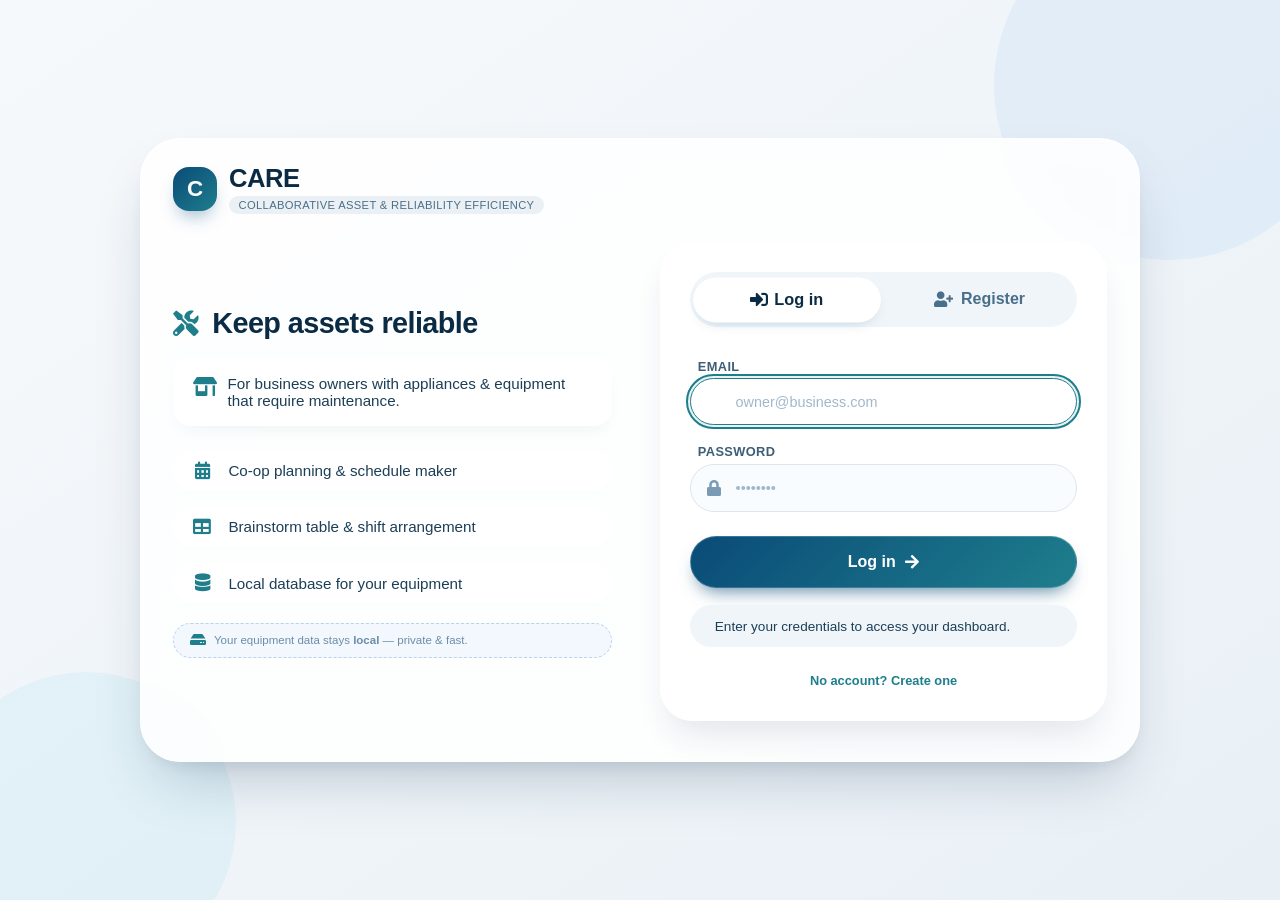
<file: Final_WD/index.html>
<!DOCTYPE html>
<html lang="en">
<head>
  <meta charset="UTF-8">
  <meta name="viewport" content="width=device-width, initial-scale=1.0">
  <title>CARE · login & register</title>
  <link rel="stylesheet" href="https://use.fontawesome.com/releases/v5.15.4/css/all.css">
  <link rel="stylesheet" href="css/login.css">
  <script src="js/login.js" defer></script>
</head>
<body>
  <div class="care-card">

    <div class="brand-bar">
      <div class="brand-icon">C</div>
      <div class="brand-text">
        <h1>CARE</h1>
        <span>Collaborative Asset & Reliability Efficiency</span>
      </div>
    </div>

    <div class="auth-grid">

      <div class="auth-col info-panel">
        <h2><i class="fas fa-tools"></i> Keep assets reliable</h2>

        <div class="scope-badge">
          <p>
            <i class="fas fa-store-alt"></i>
            <span>For business owners with appliances & equipment that require maintenance.</span>
          </p>
        </div>

        <ul class="feature-list">
          <li><i class="fas fa-calendar-alt"></i> Co-op planning & schedule maker</li>
          <li><i class="fas fa-table"></i> Brainstorm table & shift arrangement</li>
          <li><i class="fas fa-database"></i> Local database for your equipment</li>
        </ul>

        <div class="local-db-hint">
          <i class="fas fa-hdd"></i>
          <span>Your equipment data stays <strong>local</strong> — private & fast.</span>
        </div>
      </div>

      <div class="auth-col">
        <div class="auth-box">

          <div class="auth-tabs">
            <button type="button" class="tab-btn active" id="tabLoginBtn">
              <i class="fas fa-sign-in-alt"></i> Log in
            </button>
            <button type="button" class="tab-btn" id="tabRegisterBtn">
              <i class="fas fa-user-plus"></i> Register
            </button>
          </div>

          <!-- LOGIN FORM -->
          <form id="loginForm" class="auth-form active-form">
            <div class="input-group">
              <label for="loginEmail">Email</label>
              <div class="input-icon">
                <i class="fas fa-envelope"></i>
                <input type="email" id="loginEmail" placeholder="owner@business.com" autocomplete="email" required>
              </div>
            </div>

            <div class="input-group">
              <label for="loginPassword">Password</label>
              <div class="input-icon">
                <i class="fas fa-lock"></i>
                <input type="password" id="loginPassword" placeholder="••••••••" autocomplete="current-password" required>
              </div>
            </div>

            <button type="submit" class="btn-primary">
              <span>Log in</span>
              <i class="fas fa-arrow-right"></i>
            </button>

            <div class="message-box" id="loginMessage">
              <i class="fas fa-circle-info"></i>
              <span>Enter your credentials to access your dashboard.</span>
            </div>

            <div class="form-footer">
              <a id="goToRegisterLink">No account? Create one</a>
            </div>
          </form>

          <!-- REGISTER FORM -->
          <form id="registerForm" class="auth-form">
            <div class="input-group">
              <label for="registerName">Business / owner name</label>
              <div class="input-icon">
                <i class="fas fa-user-tie"></i>
                <input type="text" id="registerName" placeholder="e.g. Bella's Bakery" autocomplete="organization" required>
              </div>
            </div>

            <div class="input-group">
              <label for="registerEmail">Email</label>
              <div class="input-icon">
                <i class="fas fa-envelope"></i>
                <input type="email" id="registerEmail" placeholder="owner@business.com" autocomplete="email" required>
              </div>
            </div>

            <div class="input-group">
              <label for="registerPassword">Password</label>
              <div class="input-icon">
                <i class="fas fa-lock"></i>
                <input type="password" id="registerPassword" placeholder="Create a password (min 6 chars)" autocomplete="new-password" required>
              </div>
            </div>

            <div class="input-group">
              <label for="registerConfirm">Confirm password</label>
              <div class="input-icon">
                <i class="fas fa-check-circle"></i>
                <input type="password" id="registerConfirm" placeholder="Re-enter password" autocomplete="off" required>
              </div>
            </div>

            <button type="submit" class="btn-primary">
              <span>Create account</span>
              <i class="fas fa-user-plus"></i>
            </button>

            <div class="message-box" id="registerMessage">
              <i class="fas fa-circle-info"></i>
              <span>Register to start managing your equipment.</span>
            </div>

            <div class="form-footer">
              <a id="goToLoginLink">Already have an account? Log in</a>
            </div>
          </form>

        </div>
      </div>
    </div>
  </div>
</body>
</html>
</file>
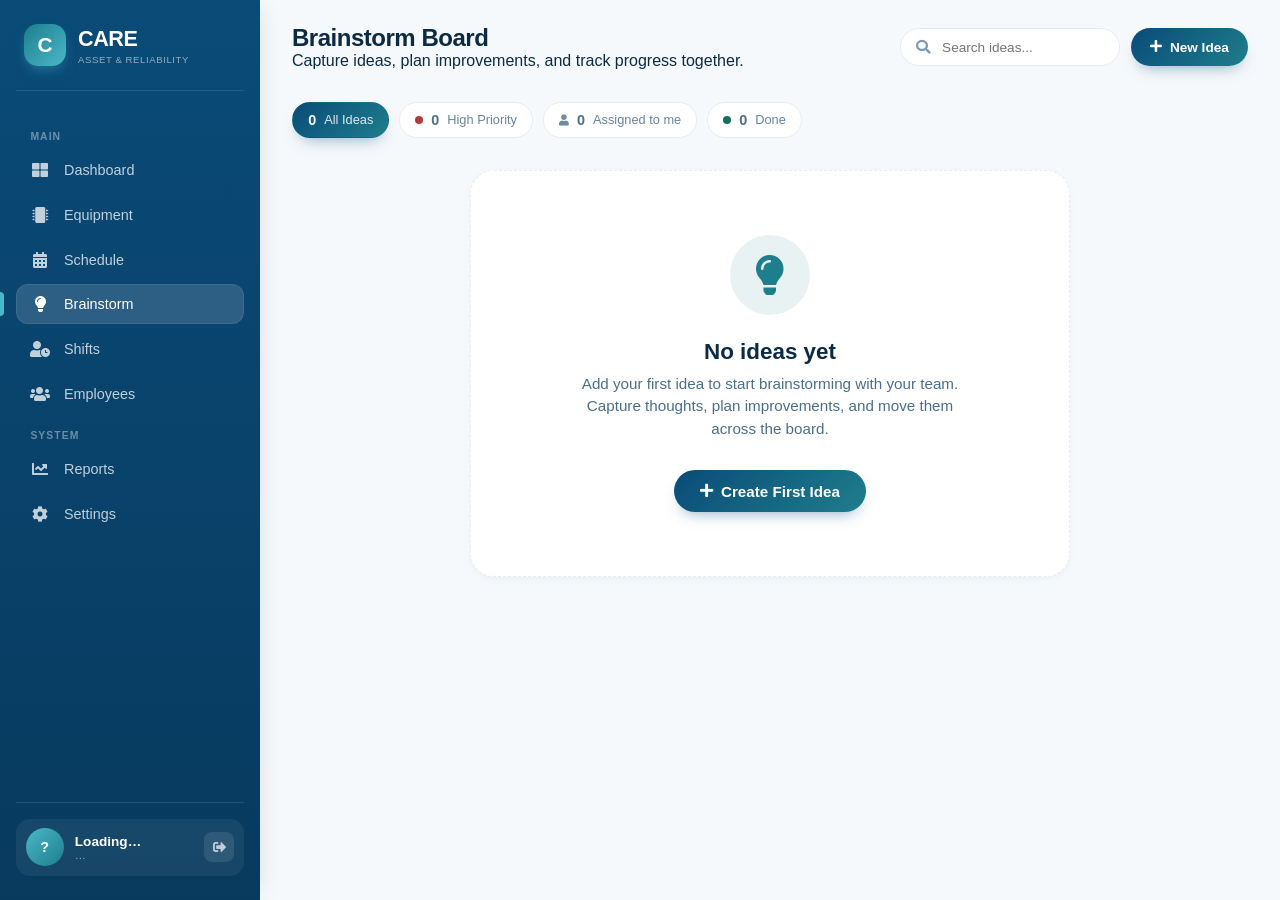
<file: Final_WD/brainstorm.html>
<!DOCTYPE html>
<html lang="en">
<head>
  <meta charset="UTF-8">
  <meta name="viewport" content="width=device-width, initial-scale=1.0">
  <title>CARE · Brainstorm</title>
  <link rel="stylesheet" href="https://use.fontawesome.com/releases/v5.15.4/css/all.css">
  <link rel="stylesheet" href="css/dashboard.css">
  <link rel="stylesheet" href="css/brainstorm.css">
  <link rel="stylesheet" href="css/theme.css">
</head>
<body data-page="brainstorm">

  <div id="care-sidebar-root"></div>

  <main class="main">
    <button class="menu-toggle" id="menuToggle"><i class="fas fa-bars"></i></button>

    <!-- TOPBAR -->
    <div class="topbar">
      <div>
        <h2>Brainstorm Board</h2>
        <span>Capture ideas, plan improvements, and track progress together.</span>
      </div>
      <div class="topbar-actions">
        <div class="search-box">
          <i class="fas fa-search"></i>
          <input type="text" placeholder="Search ideas..." id="ideaSearch">
        </div>
        <button class="btn-primary" id="addIdeaBtn">
          <i class="fas fa-plus"></i> New Idea
        </button>
      </div>
    </div>

    <!-- SUMMARY CHIPS -->
    <div class="brainstorm-summary" id="brainstormSummary">
      <div class="summary-chip active" data-filter="all">
        <span class="chip-count" id="countAll">0</span>
        <span class="chip-label">All Ideas</span>
      </div>
      <div class="summary-chip" data-filter="high">
        <span class="dot dot-high"></span>
        <span class="chip-count" id="countHigh">0</span>
        <span class="chip-label">High Priority</span>
      </div>
      <div class="summary-chip" data-filter="mine">
        <i class="fas fa-user" style="font-size:0.7rem;opacity:0.8"></i>
        <span class="chip-count" id="countMine">0</span>
        <span class="chip-label">Assigned to me</span>
      </div>
      <div class="summary-chip" data-filter="done">
        <span class="dot dot-done"></span>
        <span class="chip-count" id="countDone">0</span>
        <span class="chip-label">Done</span>
      </div>
    </div>

    <!-- BOARD -->
    <div class="kanban-board" id="kanbanBoard">
      <section class="kanban-col" data-status="backlog">
        <div class="kanban-col-header">
          <div class="col-title">
            <span class="col-dot col-dot-backlog"></span>
            <h3>Backlog</h3>
            <span class="col-count" id="colCountBacklog">0</span>
          </div>
          <button class="col-add" data-add-to="backlog" title="Add to Backlog">
            <i class="fas fa-plus"></i>
          </button>
        </div>
        <div class="kanban-list" id="listBacklog" data-drop="backlog"></div>
      </section>

      <section class="kanban-col" data-status="inprogress">
        <div class="kanban-col-header">
          <div class="col-title">
            <span class="col-dot col-dot-inprogress"></span>
            <h3>In Progress</h3>
            <span class="col-count" id="colCountInprogress">0</span>
          </div>
          <button class="col-add" data-add-to="inprogress" title="Add to In Progress">
            <i class="fas fa-plus"></i>
          </button>
        </div>
        <div class="kanban-list" id="listInprogress" data-drop="inprogress"></div>
      </section>

      <section class="kanban-col" data-status="done">
        <div class="kanban-col-header">
          <div class="col-title">
            <span class="col-dot col-dot-done"></span>
            <h3>Done</h3>
            <span class="col-count" id="colCountDone">0</span>
          </div>
          <button class="col-add" data-add-to="done" title="Add to Done">
            <i class="fas fa-plus"></i>
          </button>
        </div>
        <div class="kanban-list" id="listDone" data-drop="done"></div>
      </section>
    </div>

    <!-- EMPTY STATE -->
      <div class="empty-state" id="boardEmpty" style="display:none;">
      <div class="empty-icon"><i class="fas fa-lightbulb"></i></div>
      <h3>No ideas yet</h3>
      <p>Add your first idea to start brainstorming with your team. Capture thoughts, plan improvements, and move them across the board.</p>
      <button class="btn-primary" id="emptyAddBtn">
        <i class="fas fa-plus"></i> Create First Idea
      </button>
    </div>
  </main>

  <!-- ============ ADD/EDIT IDEA MODAL ============ -->
  <div class="modal-overlay" id="ideaModal">
    <div class="modal">
      <div class="modal-header">
        <h3 id="ideaModalTitle">New Idea</h3>
        <button class="modal-close" id="ideaModalClose"><i class="fas fa-times"></i></button>
      </div>

      <form id="ideaForm">
        <input type="hidden" id="ideaId">
        <input type="hidden" id="ideaStatus" value="backlog">

        <div class="form-group">
          <label for="ideaTitle">Idea title</label>
          <input type="text" id="ideaTitle" placeholder="e.g. Upgrade freezer compressor" required>
        </div>

        <div class="form-group">
          <label for="ideaDesc">Description (optional)</label>
          <input type="text" id="ideaDesc" placeholder="Short summary of the idea">
        </div>

        <div class="form-row">
          <div class="form-group">
            <label for="ideaPriority">Priority</label>
            <select id="ideaPriority">
              <option value="low">Low</option>
              <option value="medium" selected>Medium</option>
              <option value="high">High</option>
            </select>
          </div>
          <div class="form-group">
            <label for="ideaAssignee">Assignee</label>
            <!-- CHANGED TO SELECT DROPDOWN -->
            <select id="ideaAssignee">
              <option value="">-- Unassigned --</option>
            </select>
          </div>
        </div>

        <div class="form-row">
          <div class="form-group">
            <label for="ideaEquipment">Related equipment</label>
            <select id="ideaEquipment">
              <option value="">— None —</option>
            </select>
          </div>
          <div class="form-group">
            <label for="ideaStatusField">Status</label>
            <select id="ideaStatusField">
              <option value="backlog">Backlog</option>
              <option value="inprogress">In Progress</option>
              <option value="done">Done</option>
            </select>
          </div>
        </div>

        <div class="modal-actions">
          <button type="button" class="btn-secondary" id="ideaModalCancel">Cancel</button>
          <button type="submit" class="btn-primary" id="ideaSaveBtn">
            <i class="fas fa-check"></i> Save Idea
          </button>
        </div>
      </form>
    </div>
  </div>

  <!-- ============ IDEA DETAIL MODAL ============ -->
  <div class="modal-overlay" id="detailModal">
    <div class="modal modal-sm">
      <div class="modal-header">
        <h3 id="detailTitle">Idea</h3>
        <button class="modal-close" id="detailClose"><i class="fas fa-times"></i></button>
      </div>
      <div class="detail-body" id="detailBody"></div>
      <div class="modal-actions">
        <button type="button" class="btn-secondary" id="detailDelete">
          <i class="fas fa-trash"></i> Delete
        </button>
        <button type="button" class="btn-primary" id="detailEdit">
          <i class="fas fa-pen"></i> Edit
        </button>
      </div>
    </div>
  </div>

  <!-- ============ DELETE CONFIRM ============ -->
  <div class="modal-overlay" id="deleteModal">
    <div class="modal modal-sm">
      <div class="modal-header">
        <h3>Delete Idea?</h3>
        <button class="modal-close" id="deleteClose"><i class="fas fa-times"></i></button>
      </div>
      <p class="delete-text">
        Are you sure you want to delete <strong id="deleteName">this idea</strong>?
        This action cannot be undone.
      </p>
      <div class="modal-actions">
        <button type="button" class="btn-secondary" id="deleteCancel">Cancel</button>
        <button type="button" class="btn-danger" id="deleteConfirm">
          <i class="fas fa-trash"></i> Delete
        </button>
      </div>
    </div>
  </div>

  <!-- ============ TOAST ============ -->
  <div class="toast" id="toast"></div>

  <script src="js/components/sidebar.js"></script>
  <script src="js/brainstorm.js"></script>
</body>
</html>
</file>
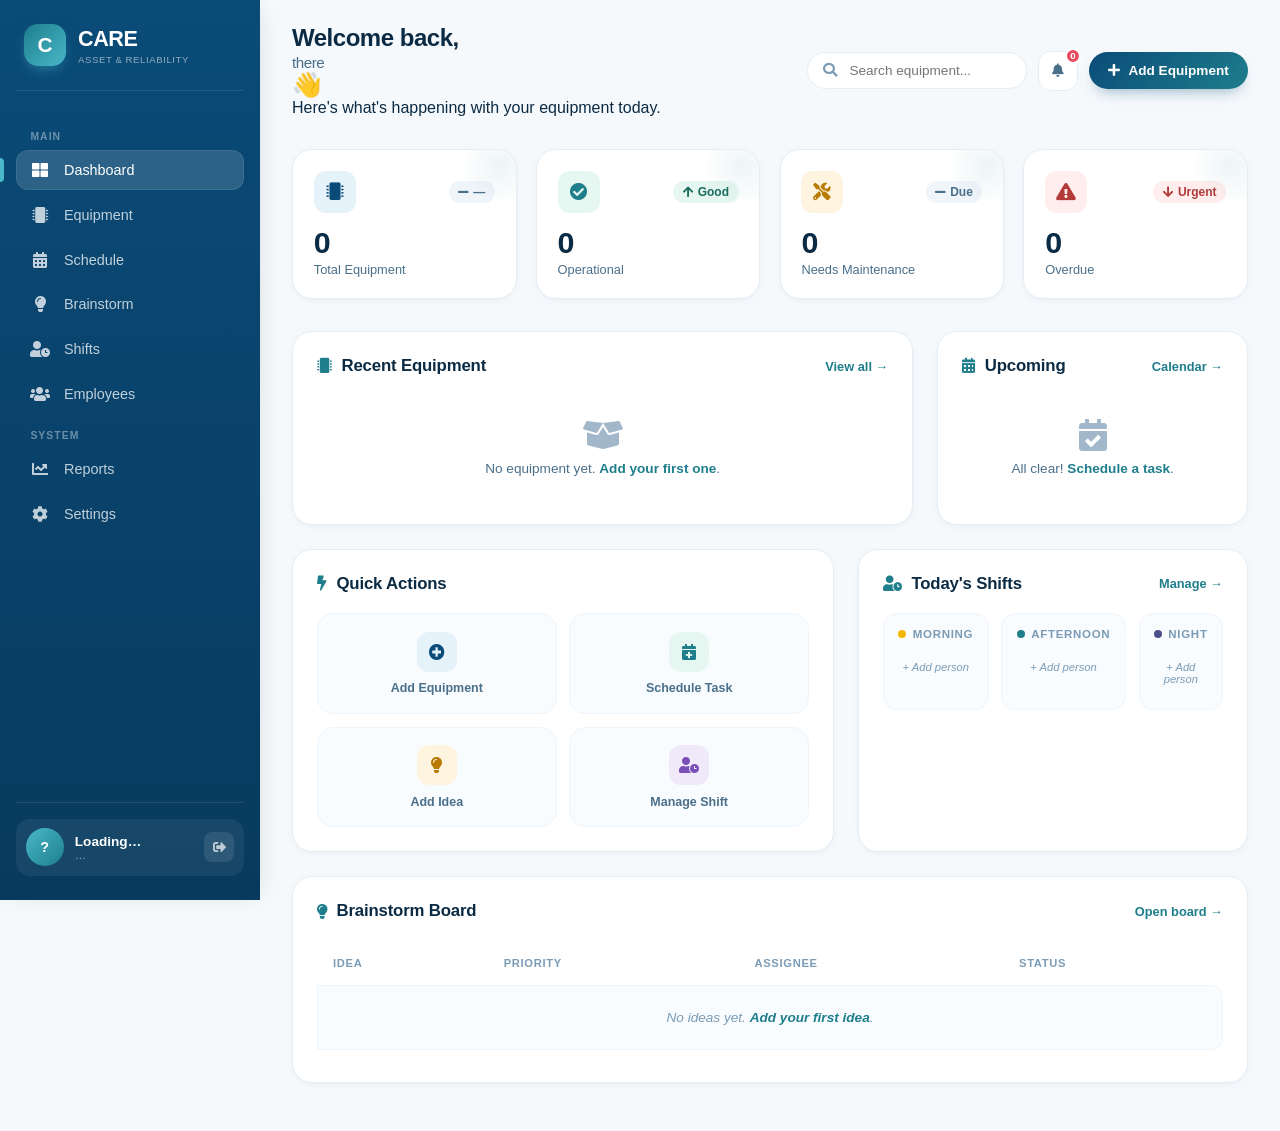
<file: Final_WD/dashboard.html>
<!DOCTYPE html>
<html lang="en">
<head>
  <meta charset="UTF-8">
  <meta name="viewport" content="width=device-width, initial-scale=1.0">
  <title>CARE · Dashboard</title>
  <link rel="stylesheet" href="https://use.fontawesome.com/releases/v5.15.4/css/all.css">
  <link rel="stylesheet" href="css/dashboard.css">
  <link rel="stylesheet" href="css/theme.css">
</head>
<body data-page="dashboard">

  <div id="care-sidebar-root"></div>

  <main class="main">
    <button class="menu-toggle" id="menuToggle"><i class="fas fa-bars"></i></button>

    <!-- TOPBAR -->
    <div class="topbar">
      <div>
        <h2>Welcome back, <span id="welcomeName">there</span> 👋</h2>
        <span>Here's what's happening with your equipment today.</span>
      </div>
      <div class="topbar-actions">
        <div class="search-box">
          <i class="fas fa-search"></i>
          <input type="text" placeholder="Search equipment..." id="searchInput">
        </div>
                <!-- Replace your old notification button with this block -->
        <div class="notif-wrapper" style="position: relative;">
          <button class="btn-icon" id="notifBtn" title="Notifications">
            <i class="fas fa-bell"></i>
            <span class="badge" id="notifBadge">0</span>
          </button>
          
          <!-- Notification Dropdown -->
          <div class="notif-dropdown" id="notifDropdown">
            <div class="notif-header">Notifications</div>
            <div class="notif-list" id="notifList">
              <!-- Injected by JS -->
            </div>
          </div>
        </div>
        <button class="btn-primary" id="addEquipmentBtn">
          <i class="fas fa-plus"></i> Add Equipment
        </button>
      </div>
    </div>

    <!-- STATS -->
    <div class="stats-grid">
      <div class="stat-card">
        <div class="stat-top">
          <div class="stat-icon blue"><i class="fas fa-microchip"></i></div>
          <div class="stat-trend neutral" id="trendTotal"><i class="fas fa-minus"></i> —</div>
        </div>
        <div class="stat-value" id="statTotal">0</div>
        <div class="stat-label">Total Equipment</div>
      </div>

      <div class="stat-card">
        <div class="stat-top">
          <div class="stat-icon teal"><i class="fas fa-check-circle"></i></div>
          <div class="stat-trend up" id="trendOk"><i class="fas fa-arrow-up"></i> Good</div>
        </div>
        <div class="stat-value" id="statOk">0</div>
        <div class="stat-label">Operational</div>
      </div>

      <div class="stat-card">
        <div class="stat-top">
          <div class="stat-icon orange"><i class="fas fa-tools"></i></div>
          <div class="stat-trend neutral" id="trendWarn"><i class="fas fa-minus"></i> Due</div>
        </div>
        <div class="stat-value" id="statWarn">0</div>
        <div class="stat-label">Needs Maintenance</div>
      </div>

      <div class="stat-card">
        <div class="stat-top">
          <div class="stat-icon red"><i class="fas fa-exclamation-triangle"></i></div>
          <div class="stat-trend down" id="trendDue"><i class="fas fa-arrow-down"></i> Urgent</div>
        </div>
        <div class="stat-value" id="statDue">0</div>
        <div class="stat-label">Overdue</div>
      </div>
    </div>

    <!-- EQUIPMENT + SCHEDULE -->
    <div class="dashboard-grid">
      <div class="panel">
        <div class="panel-header">
          <h3><i class="fas fa-microchip"></i> Recent Equipment</h3>
          <a class="link" data-nav="equipment">View all →</a>
        </div>
        <div class="equip-list" id="equipList">
          <div class="equip-loading">
            <i class="fas fa-spinner fa-spin"></i> Loading equipment...
          </div>
        </div>
      </div>

      <div class="panel">
        <div class="panel-header">
          <h3><i class="fas fa-calendar-alt"></i> Upcoming</h3>
          <a class="link" data-nav="schedule">Calendar →</a>
        </div>
        <div class="schedule-list" id="scheduleList">
          <div class="schedule-loading">
            <i class="fas fa-spinner fa-spin"></i> Loading schedule...
          </div>
        </div>
      </div>
    </div>

    <!-- QUICK ACTIONS + SHIFTS -->
    <div class="dashboard-grid">
      <div class="panel">
        <div class="panel-header">
          <h3><i class="fas fa-bolt"></i> Quick Actions</h3>
        </div>
        <div class="quick-grid">
          <div class="quick-action qa-blue" data-action="add-equipment">
            <i class="fas fa-plus-circle"></i>
            <span>Add Equipment</span>
          </div>
          <div class="quick-action qa-teal" data-action="schedule">
            <i class="fas fa-calendar-plus"></i>
            <span>Schedule Task</span>
          </div>
          <div class="quick-action qa-orange" data-action="brainstorm">
            <i class="fas fa-lightbulb"></i>
            <span>Add Idea</span>
          </div>
          <div class="quick-action qa-purple" data-action="shift">
            <i class="fas fa-user-clock"></i>
            <span>Manage Shift</span>
          </div>
        </div>
      </div>

      <div class="panel">
        <div class="panel-header">
          <h3><i class="fas fa-user-clock"></i> Today's Shifts</h3>
          <a class="link" data-nav="shifts">Manage →</a>
        </div>
        <div class="shift-board" id="shiftBoard">
          <!-- Injected by dashboard.js -->
        </div>
      </div>
    </div>

    <!-- BRAINSTORM TABLE -->
    <div class="full-panel">
      <div class="panel-header">
        <h3><i class="fas fa-lightbulb"></i> Brainstorm Board</h3>
        <a class="link" data-nav="brainstorm">Open board →</a>
      </div>
      <table class="brainstorm-table">
        <thead>
          <tr>
            <th>Idea</th>
            <th>Priority</th>
            <th>Assignee</th>
            <th>Status</th>
          </tr>
        </thead>
        <tbody id="brainstormBody">
          <!-- Injected by dashboard.js -->
        </tbody>
      </table>
    </div>
  </main>

  <div class="toast" id="toast"></div>

  <script src="js/components/sidebar.js"></script>
  <script src="js/dashboard.js"></script>
</body>
</html>
</file>
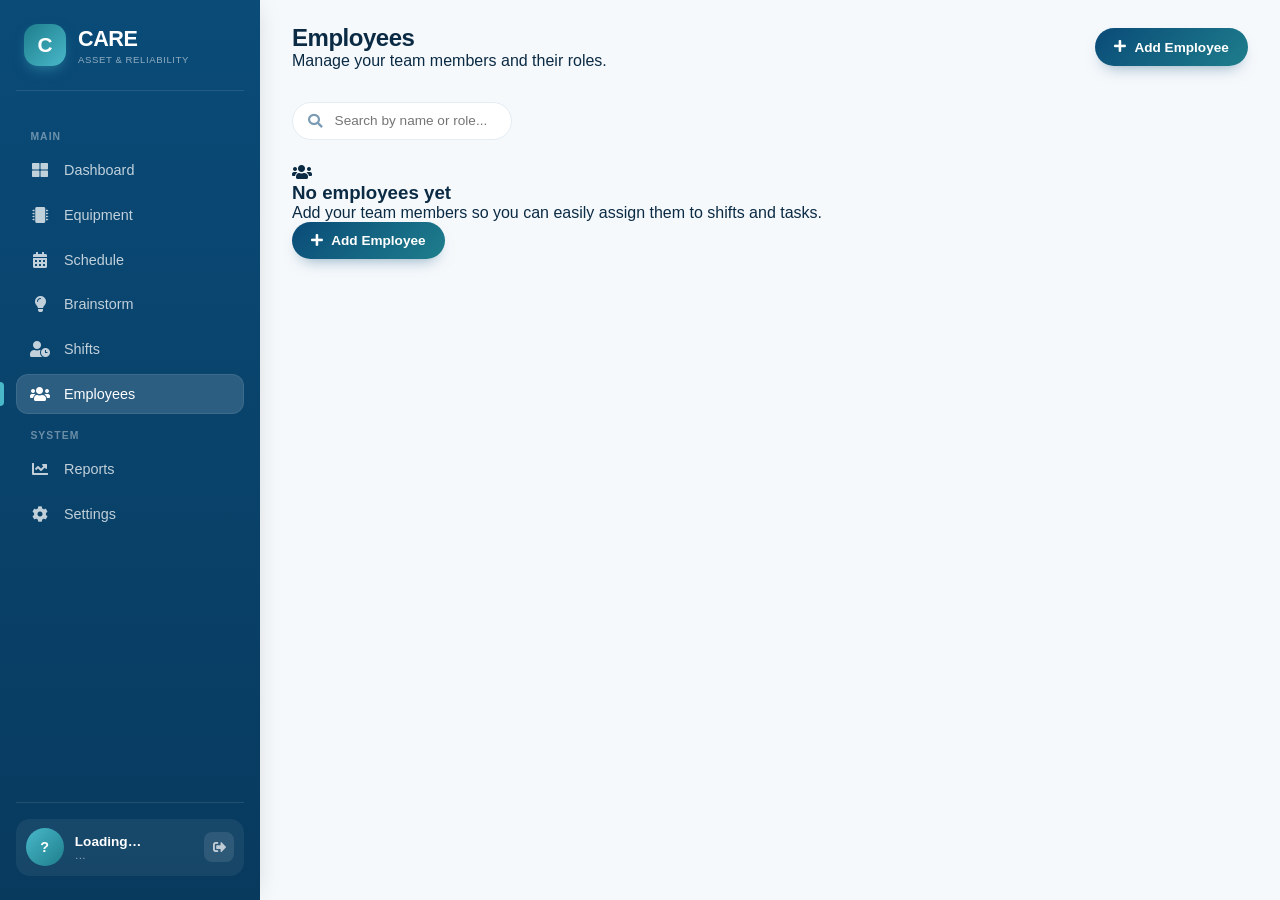
<file: Final_WD/employees.html>
<!DOCTYPE html>
<html lang="en">
<head>
  <meta charset="UTF-8">
  <meta name="viewport" content="width=device-width, initial-scale=1.0">
  <title>CARE · Employees</title>
  <link rel="stylesheet" href="https://use.fontawesome.com/releases/v5.15.4/css/all.css">
  <link rel="stylesheet" href="css/dashboard.css">
  <link rel="stylesheet" href="css/employees.css">
  <link rel="stylesheet" href="css/theme.css">
</head>
<body data-page="employees">

  <div id="care-sidebar-root"></div>

  <main class="main">
    <button class="menu-toggle" id="menuToggle"><i class="fas fa-bars"></i></button>

    <div class="topbar">
      <div>
        <h2>Employees</h2>
        <span>Manage your team members and their roles.</span>
      </div>
      <div class="topbar-actions">
        <button class="btn-primary" id="addEmployeeBtn">
          <i class="fas fa-plus"></i> Add Employee
        </button>
      </div>
    </div>

    <div class="equip-toolbar" style="margin-bottom: 1.5rem;">
      <div class="search-box">
        <i class="fas fa-search"></i>
        <input type="text" placeholder="Search by name or role..." id="empSearch">
      </div>
    </div>

    <div class="equip-view grid-view" id="employeeList"></div>

    <div class="empty-state" id="emptyState" style="display:none;">
      <div class="empty-icon"><i class="fas fa-users"></i></div>
      <h3>No employees yet</h3>
      <p>Add your team members so you can easily assign them to shifts and tasks.</p>
      <button class="btn-primary" id="emptyAddBtn">
        <i class="fas fa-plus"></i> Add Employee
      </button>
    </div>
  </main>

  <!-- ADD/EDIT MODAL -->
  <div class="modal-overlay" id="employeeModal">
    <div class="modal">
      <div class="modal-header">
        <h3 id="modalTitle">Add Employee</h3>
        <button class="modal-close" id="modalClose"><i class="fas fa-times"></i></button>
      </div>

      <form id="employeeForm">
        <input type="hidden" id="empId">
        
        <div class="form-group">
          <label for="empName">Full Name</label>
          <input type="text" id="empName" placeholder="e.g. Marco Alvarez" required>
        </div>

        <div class="form-row">
          <div class="form-group">
            <label for="empRole">Role</label>
            <input type="text" id="empRole" placeholder="e.g. Lead Technician">
          </div>
          <div class="form-group">
            <label for="empPhone">Phone (optional)</label>
            <input type="text" id="empPhone" placeholder="e.g. 555-0101">
          </div>
        </div>

        <div class="modal-actions">
          <button type="button" class="btn-secondary" id="modalCancel">Cancel</button>
          <button type="submit" class="btn-primary"><i class="fas fa-check"></i> Save</button>
        </div>
      </form>
    </div>
  </div>

  <!-- DELETE CONFIRM -->
  <div class="modal-overlay" id="deleteModal">
    <div class="modal modal-sm">
      <div class="modal-header">
        <h3>Remove Employee?</h3>
        <button class="modal-close" id="deleteClose"><i class="fas fa-times"></i></button>
      </div>
      <p class="delete-text">Are you sure you want to remove <strong id="deleteName">this person</strong>? This will not delete their past shifts, but they won't appear in dropdowns anymore.</p>
      <div class="modal-actions">
        <button type="button" class="btn-secondary" id="deleteCancel">Cancel</button>
        <button type="button" class="btn-danger" id="deleteConfirm"><i class="fas fa-trash"></i> Remove</button>
      </div>
    </div>
  </div>

  <div class="toast" id="toast"></div>

  <script src="js/components/sidebar.js"></script>
  <script src="js/employees.js"></script>
</body>
</html>
</file>
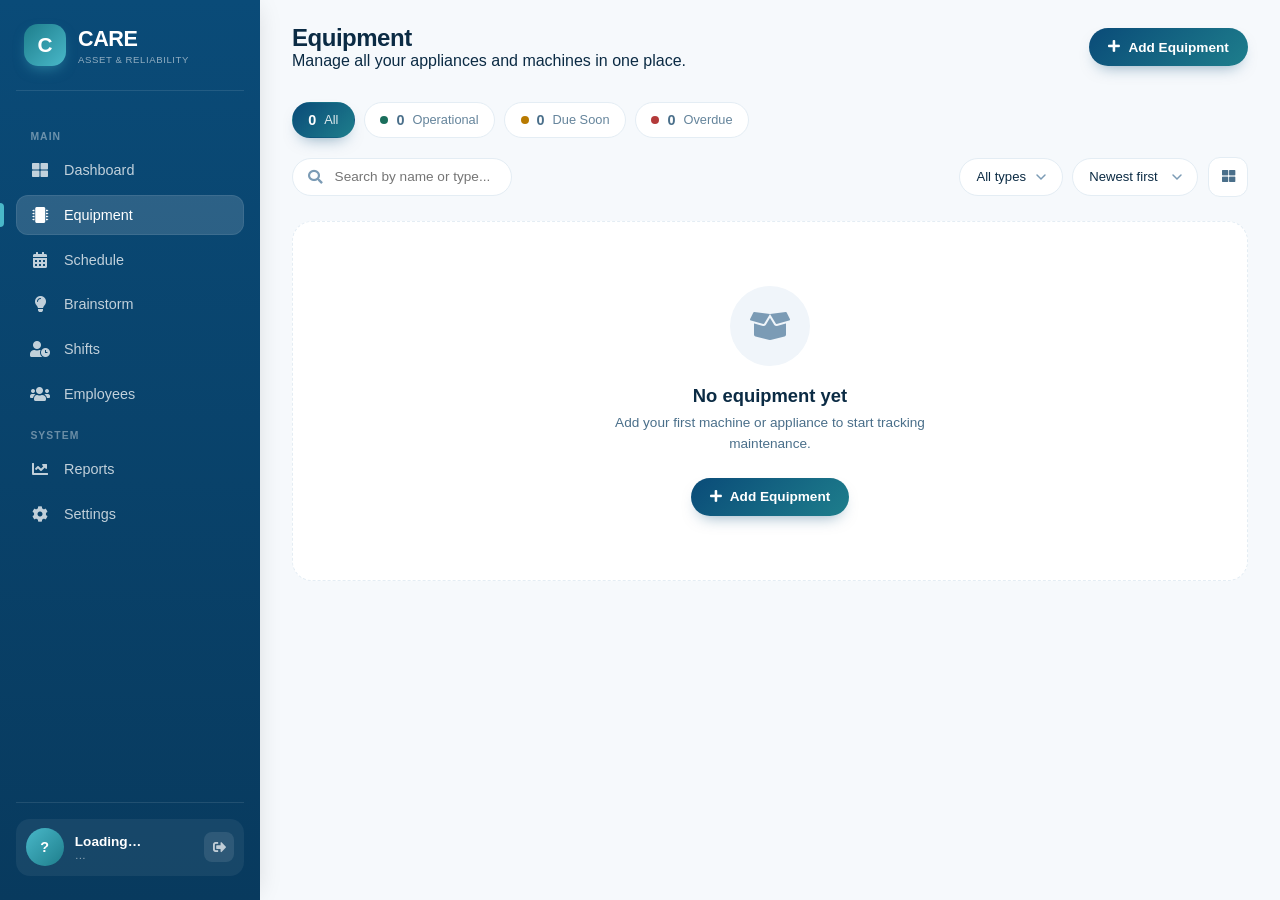
<file: Final_WD/equipment.html>
<!DOCTYPE html>
<html lang="en">
<head>
  <meta charset="UTF-8">
  <meta name="viewport" content="width=device-width, initial-scale=1.0">
  <title>CARE · Equipment</title>
  <link rel="stylesheet" href="https://use.fontawesome.com/releases/v5.15.4/css/all.css">
  <link rel="stylesheet" href="css/dashboard.css">
  <link rel="stylesheet" href="css/equipment.css">
  <link rel="stylesheet" href="css/theme.css">
</head>
<body data-page="equipment">

  <div id="care-sidebar-root"></div>

  <main class="main">
    <button class="menu-toggle" id="menuToggle"><i class="fas fa-bars"></i></button>

    <!-- TOPBAR -->
    <div class="topbar">
      <div>
        <h2>Equipment</h2>
        <span>Manage all your appliances and machines in one place.</span>
      </div>
      <div class="topbar-actions">
        <button class="btn-primary" id="addEquipBtn">
          <i class="fas fa-plus"></i> Add Equipment
        </button>
      </div>
    </div>

    <!-- SUMMARY STRIP -->
    <div class="equip-summary" id="equipSummary">
      <div class="summary-chip active" data-filter="all">
        <span class="chip-count" id="countAll">0</span>
        <span class="chip-label">All</span>
      </div>
      <div class="summary-chip" data-filter="ok">
        <span class="dot dot-ok"></span>
        <span class="chip-count" id="countOk">0</span>
        <span class="chip-label">Operational</span>
      </div>
      <div class="summary-chip" data-filter="warn">
        <span class="dot dot-warn"></span>
        <span class="chip-count" id="countWarn">0</span>
        <span class="chip-label">Due Soon</span>
      </div>
      <div class="summary-chip" data-filter="due">
        <span class="dot dot-due"></span>
        <span class="chip-count" id="countDue">0</span>
        <span class="chip-label">Overdue</span>
      </div>
    </div>

    <!-- TOOLBAR -->
    <div class="equip-toolbar">
      <div class="search-box">
        <i class="fas fa-search"></i>
        <input type="text" placeholder="Search by name or type..." id="equipSearch">
      </div>
      <div class="toolbar-right">
        <select class="toolbar-select" id="filterType">
          <option value="all">All types</option>
          <option value="Oven">Oven</option>
          <option value="Freezer">Freezer</option>
          <option value="Mixer">Mixer</option>
          <option value="Fryer">Fryer</option>
          <option value="Other">Other</option>
        </select>
        <select class="toolbar-select" id="sortBy">
          <option value="newest">Newest first</option>
          <option value="oldest">Oldest first</option>
          <option value="name">Name (A–Z)</option>
          <option value="service">Next service</option>
        </select>
        <button class="btn-icon" id="viewToggle" title="Switch to list view">
          <i class="fas fa-th-large" id="viewIcon"></i>
        </button>
      </div>
    </div>

    <!-- EQUIPMENT VIEW -->
    <div class="equip-view grid-view" id="equipView"></div>

    <!-- EMPTY STATE -->
    <div class="empty-state" id="emptyState" style="display:none;">
      <div class="empty-icon"><i class="fas fa-box-open"></i></div>
      <h3>No equipment yet</h3>
      <p>Add your first machine or appliance to start tracking maintenance.</p>
      <button class="btn-primary" id="emptyAddBtn">
        <i class="fas fa-plus"></i> Add Equipment
      </button>
    </div>
  </main>

  <!-- ============ ADD/EDIT MODAL ============ -->
  <div class="modal-overlay" id="equipModal">
    <div class="modal">
      <div class="modal-header">
        <h3 id="modalTitle">Add Equipment</h3>
        <button class="modal-close" id="modalClose"><i class="fas fa-times"></i></button>
      </div>

      <form id="equipForm">
        <input type="hidden" id="equipId">

        <div class="form-group">
          <label for="equipName">Equipment name</label>
          <input type="text" id="equipName" placeholder="e.g. Industrial Oven #2" required>
        </div>

        <div class="form-row">
          <div class="form-group">
            <label for="equipType">Type</label>
            <select id="equipType">
              <option>Oven</option>
              <option>Freezer</option>
              <option>Mixer</option>
              <option>Fryer</option>
              <option>Other</option>
            </select>
          </div>
          <div class="form-group">
            <label for="equipLocation">Location</label>
            <input type="text" id="equipLocation" placeholder="e.g. Kitchen – Bay 2">
          </div>
        </div>

        <div class="form-row">
          <div class="form-group">
            <label for="equipLast">Last serviced</label>
            <input type="date" id="equipLast">
          </div>
          <div class="form-group">
            <label for="equipNext">Next service</label>
            <input type="date" id="equipNext">
          </div>
        </div>

        <div class="form-group">
          <label for="equipNotes">Notes (optional)</label>
          <input type="text" id="equipNotes" placeholder="e.g. Requires quarterly cleaning">
        </div>

        <div class="modal-actions">
          <button type="button" class="btn-secondary" id="modalCancel">Cancel</button>
          <button type="submit" class="btn-primary" id="modalSave">
            <i class="fas fa-check"></i> Save Equipment
          </button>
        </div>
      </form>
    </div>
  </div>

  <!-- ============ DELETE CONFIRM ============ -->
  <div class="modal-overlay" id="deleteModal">
    <div class="modal modal-sm">
      <div class="modal-header">
        <h3>Delete Equipment?</h3>
        <button class="modal-close" id="deleteClose"><i class="fas fa-times"></i></button>
      </div>
      <p class="delete-text">
        Are you sure you want to delete <strong id="deleteName">this item</strong>?
        This action cannot be undone.
      </p>
      <div class="modal-actions">
        <button type="button" class="btn-secondary" id="deleteCancel">Cancel</button>
        <button type="button" class="btn-danger" id="deleteConfirm">
          <i class="fas fa-trash"></i> Delete
        </button>
      </div>
    </div>
  </div>

  <!-- ============ TOAST ============ -->
  <div class="toast" id="toast"></div>

  <script src="js/components/sidebar.js"></script>
  <script src="js/equipment.js"></script>
</body>
</html>
</file>
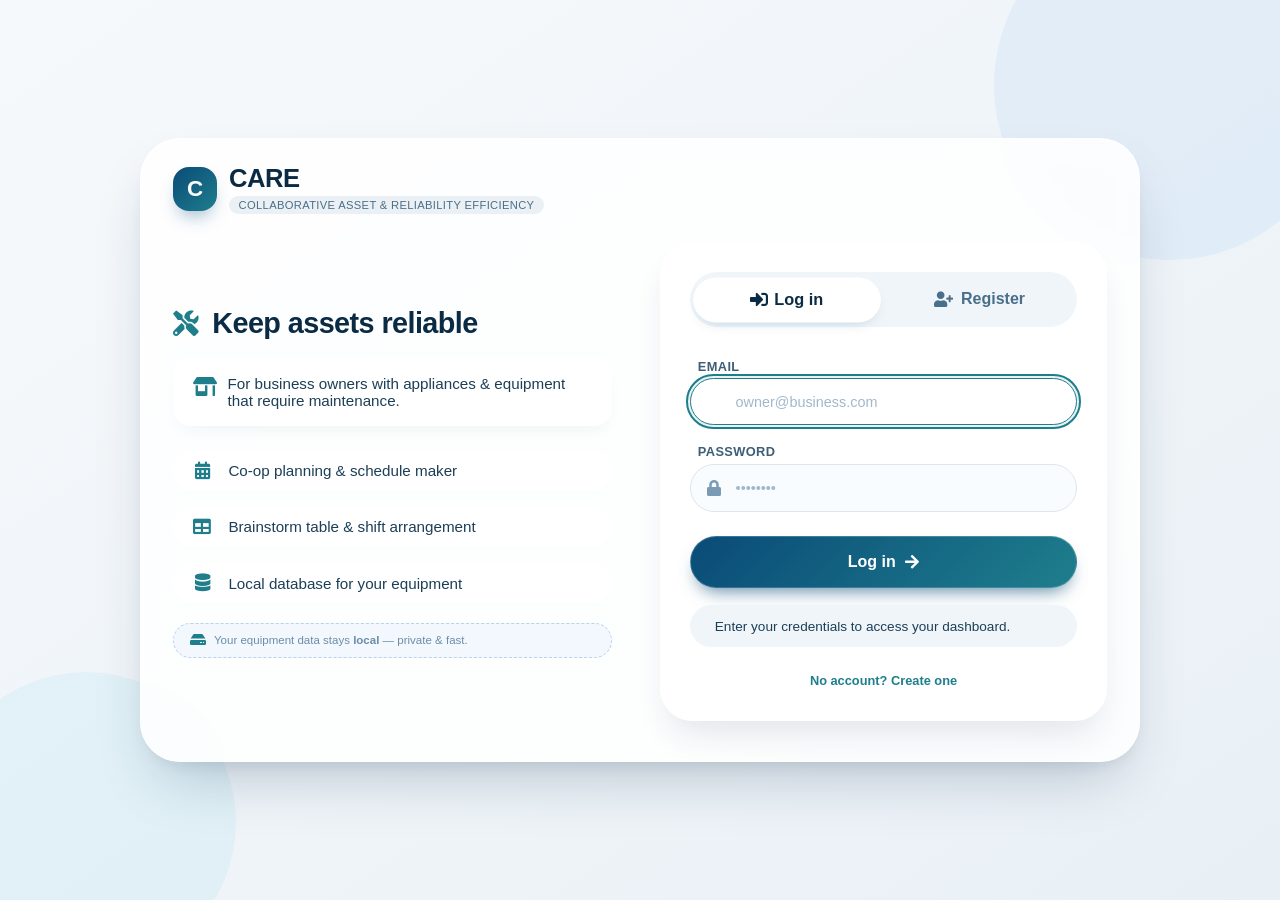
<file: Final_WD/login.html>
<!DOCTYPE html>
<html lang="en">
<head>
  <meta charset="UTF-8">
  <meta name="viewport" content="width=device-width, initial-scale=1.0">
  <title>CARE · login & register</title>
  <link rel="stylesheet" href="https://use.fontawesome.com/releases/v5.15.4/css/all.css">
  <link rel="stylesheet" href="css/login.css">
  <script src="js/login.js" defer></script>
</head>
<body>
  <div class="care-card">

    <div class="brand-bar">
      <div class="brand-icon">C</div>
      <div class="brand-text">
        <h1>CARE</h1>
        <span>Collaborative Asset & Reliability Efficiency</span>
      </div>
    </div>

    <div class="auth-grid">

      <div class="auth-col info-panel">
        <h2><i class="fas fa-tools"></i> Keep assets reliable</h2>

        <div class="scope-badge">
          <p>
            <i class="fas fa-store-alt"></i>
            <span>For business owners with appliances & equipment that require maintenance.</span>
          </p>
        </div>

        <ul class="feature-list">
          <li><i class="fas fa-calendar-alt"></i> Co-op planning & schedule maker</li>
          <li><i class="fas fa-table"></i> Brainstorm table & shift arrangement</li>
          <li><i class="fas fa-database"></i> Local database for your equipment</li>
        </ul>

        <div class="local-db-hint">
          <i class="fas fa-hdd"></i>
          <span>Your equipment data stays <strong>local</strong> — private & fast.</span>
        </div>
      </div>

      <div class="auth-col">
        <div class="auth-box">

          <div class="auth-tabs">
            <button type="button" class="tab-btn active" id="tabLoginBtn">
              <i class="fas fa-sign-in-alt"></i> Log in
            </button>
            <button type="button" class="tab-btn" id="tabRegisterBtn">
              <i class="fas fa-user-plus"></i> Register
            </button>
          </div>

          <!-- LOGIN FORM -->
          <form id="loginForm" class="auth-form active-form">
            <div class="input-group">
              <label for="loginEmail">Email</label>
              <div class="input-icon">
                <i class="fas fa-envelope"></i>
                <input type="email" id="loginEmail" placeholder="owner@business.com" autocomplete="email" required>
              </div>
            </div>

            <div class="input-group">
              <label for="loginPassword">Password</label>
              <div class="input-icon">
                <i class="fas fa-lock"></i>
                <input type="password" id="loginPassword" placeholder="••••••••" autocomplete="current-password" required>
              </div>
            </div>

            <button type="submit" class="btn-primary">
              <span>Log in</span>
              <i class="fas fa-arrow-right"></i>
            </button>

            <div class="message-box" id="loginMessage">
              <i class="fas fa-circle-info"></i>
              <span>Enter your credentials to access your dashboard.</span>
            </div>

            <div class="form-footer">
              <a id="goToRegisterLink">No account? Create one</a>
            </div>
          </form>

          <!-- REGISTER FORM -->
          <form id="registerForm" class="auth-form">
            <div class="input-group">
              <label for="registerName">Business / owner name</label>
              <div class="input-icon">
                <i class="fas fa-user-tie"></i>
                <input type="text" id="registerName" placeholder="e.g. Bella's Bakery" autocomplete="organization" required>
              </div>
            </div>

            <div class="input-group">
              <label for="registerEmail">Email</label>
              <div class="input-icon">
                <i class="fas fa-envelope"></i>
                <input type="email" id="registerEmail" placeholder="owner@business.com" autocomplete="email" required>
              </div>
            </div>

            <div class="input-group">
              <label for="registerPassword">Password</label>
              <div class="input-icon">
                <i class="fas fa-lock"></i>
                <input type="password" id="registerPassword" placeholder="Create a password (min 6 chars)" autocomplete="new-password" required>
              </div>
            </div>

            <div class="input-group">
              <label for="registerConfirm">Confirm password</label>
              <div class="input-icon">
                <i class="fas fa-check-circle"></i>
                <input type="password" id="registerConfirm" placeholder="Re-enter password" autocomplete="off" required>
              </div>
            </div>

            <button type="submit" class="btn-primary">
              <span>Create account</span>
              <i class="fas fa-user-plus"></i>
            </button>

            <div class="message-box" id="registerMessage">
              <i class="fas fa-circle-info"></i>
              <span>Register to start managing your equipment.</span>
            </div>

            <div class="form-footer">
              <a id="goToLoginLink">Already have an account? Log in</a>
            </div>
          </form>

        </div>
      </div>
    </div>
  </div>
</body>
</html>
</file>
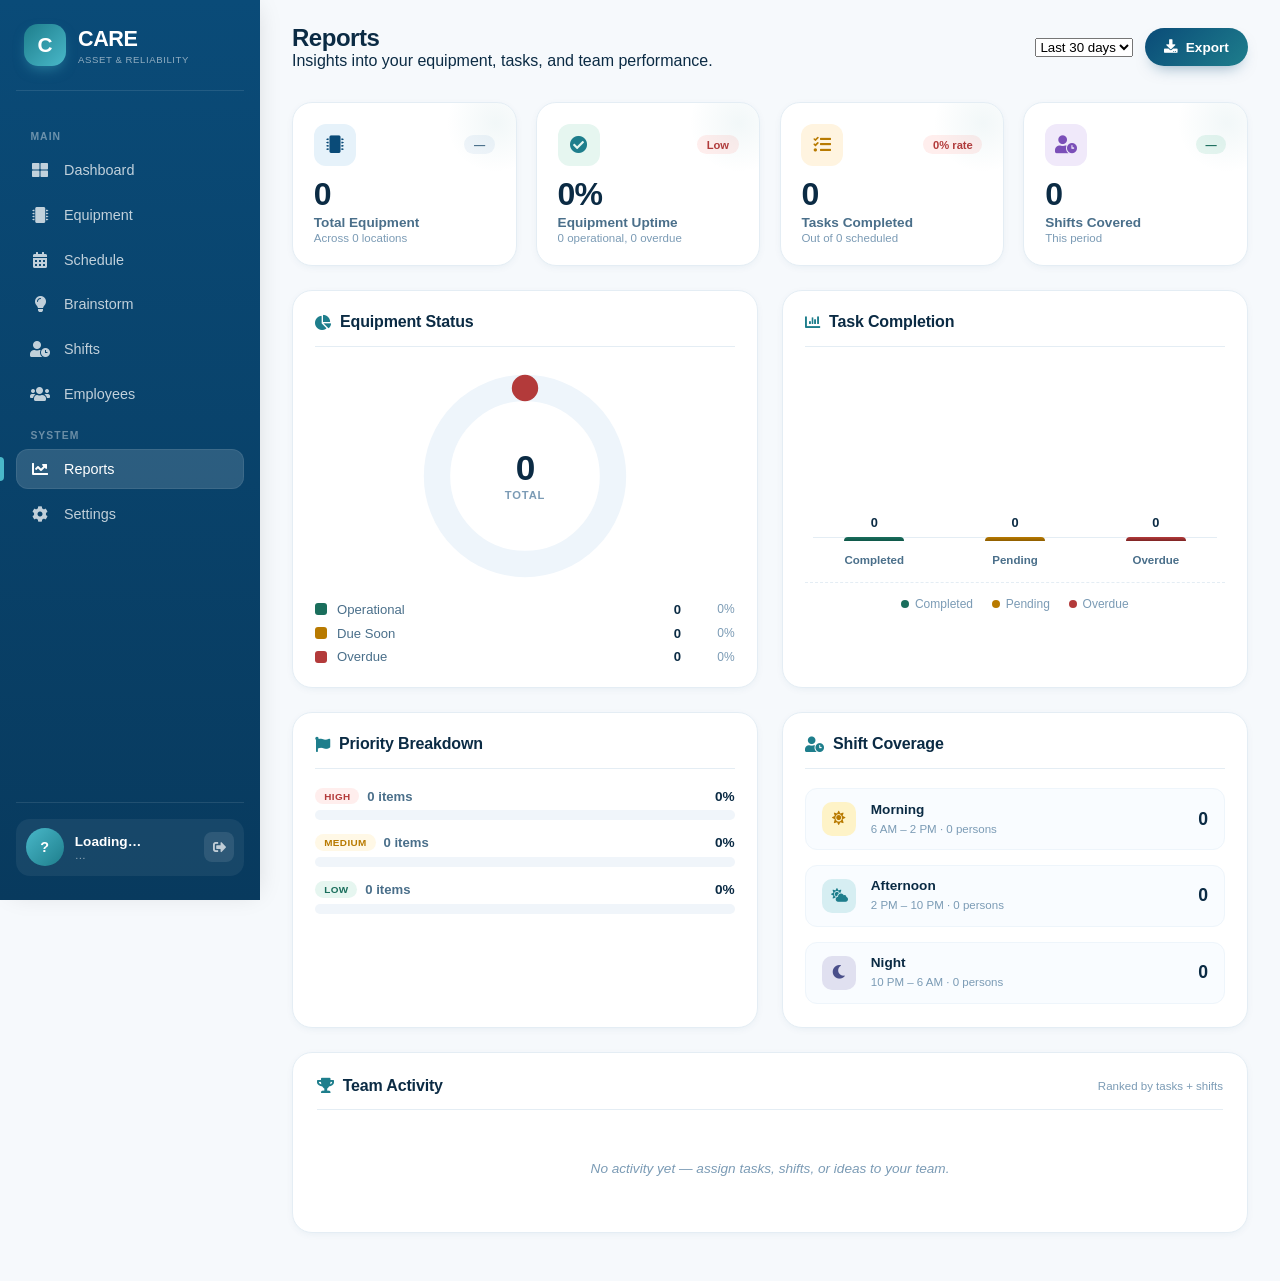
<file: Final_WD/reports.html>
<!DOCTYPE html>
<html lang="en">
<head>
  <meta charset="UTF-8">
  <meta name="viewport" content="width=device-width, initial-scale=1.0">
  <title>CARE · Reports</title>
  <link rel="stylesheet" href="https://use.fontawesome.com/releases/v5.15.4/css/all.css">
  <link rel="stylesheet" href="css/dashboard.css">
  <link rel="stylesheet" href="css/reports.css">
  <link rel="stylesheet" href="css/theme.css">
</head>
<body data-page="reports">

  <div id="care-sidebar-root"></div>

  <main class="main">
    <button class="menu-toggle" id="menuToggle"><i class="fas fa-bars"></i></button>

    <!-- TOPBAR -->
    <div class="topbar">
      <div>
        <h2>Reports</h2>
        <span>Insights into your equipment, tasks, and team performance.</span>
      </div>
      <div class="topbar-actions">
        <select class="toolbar-select" id="rangeSelect">
          <option value="7">Last 7 days</option>
          <option value="30" selected>Last 30 days</option>
          <option value="90">Last 90 days</option>
          <option value="all">All time</option>
        </select>
        <button class="btn-primary" id="exportBtn">
          <i class="fas fa-download"></i> Export
        </button>
      </div>
    </div>

    <!-- KPI CARDS -->
    <div class="kpi-grid" id="kpiGrid">
      <div class="kpi-card" data-kpi="equipment">
        <div class="kpi-top">
          <div class="kpi-icon icon-blue"><i class="fas fa-microchip"></i></div>
          <span class="kpi-trend" id="kpiEquipTrend">—</span>
        </div>
        <div class="kpi-value" id="kpiEquip">0</div>
        <div class="kpi-label">Total Equipment</div>
        <div class="kpi-sub" id="kpiEquipSub">Across all locations</div>
      </div>

      <div class="kpi-card" data-kpi="uptime">
        <div class="kpi-top">
          <div class="kpi-icon icon-teal"><i class="fas fa-check-circle"></i></div>
          <span class="kpi-trend up" id="kpiUptimeTrend">—</span>
        </div>
        <div class="kpi-value" id="kpiUptime">0%</div>
        <div class="kpi-label">Equipment Uptime</div>
        <div class="kpi-sub" id="kpiUptimeSub">Operational vs. total</div>
      </div>

      <div class="kpi-card" data-kpi="tasks">
        <div class="kpi-top">
          <div class="kpi-icon icon-orange"><i class="fas fa-tasks"></i></div>
          <span class="kpi-trend" id="kpiTasksTrend">—</span>
        </div>
        <div class="kpi-value" id="kpiTasks">0</div>
        <div class="kpi-label">Tasks Completed</div>
        <div class="kpi-sub" id="kpiTasksSub">Out of 0 scheduled</div>
      </div>

      <div class="kpi-card" data-kpi="shifts">
        <div class="kpi-top">
          <div class="kpi-icon icon-purple"><i class="fas fa-user-clock"></i></div>
          <span class="kpi-trend" id="kpiShiftsTrend">—</span>
        </div>
        <div class="kpi-value" id="kpiShifts">0</div>
        <div class="kpi-label">Shifts Covered</div>
        <div class="kpi-sub" id="kpiShiftsSub">This period</div>
      </div>
    </div>

    <!-- MAIN CHARTS ROW -->
    <div class="charts-grid">
      <!-- Equipment Status Donut -->
      <div class="chart-panel">
        <div class="chart-header">
          <h3><i class="fas fa-chart-pie"></i> Equipment Status</h3>
        </div>
        <div class="donut-wrap">
          <svg class="donut" id="donutChart" viewBox="0 0 200 200" aria-hidden="true">
            <!-- segments injected by JS -->
            <circle cx="100" cy="100" r="80" fill="none" stroke="#eef5fb" stroke-width="24" />
            <circle id="donutRing" cx="100" cy="100" r="80" fill="none" stroke="#1e7e8c" stroke-width="24"
                    stroke-dasharray="0 502" stroke-linecap="round"
                    transform="rotate(-90 100 100)" />
          </svg>
          <div class="donut-center">
            <div class="donut-value" id="donutValue">0</div>
            <div class="donut-label">Total</div>
          </div>
        </div>
        <div class="donut-legend" id="donutLegend">
          <!-- injected -->
        </div>
      </div>

      <!-- Task Completion Bar -->
      <div class="chart-panel">
        <div class="chart-header">
          <h3><i class="fas fa-chart-bar"></i> Task Completion</h3>
        </div>
        <div class="bar-chart" id="barChart">
          <!-- bars injected -->
        </div>
        <div class="chart-footer" id="barChartFooter">
          <span class="foot-item"><span class="foot-dot" style="background:var(--success)"></span> Completed</span>
          <span class="foot-item"><span class="foot-dot" style="background:var(--warning)"></span> Pending</span>
          <span class="foot-item"><span class="foot-dot" style="background:var(--danger)"></span> Overdue</span>
        </div>
      </div>
    </div>

    <!-- SECOND ROW -->
    <div class="charts-grid">
      <!-- Priority Breakdown -->
      <div class="chart-panel">
        <div class="chart-header">
          <h3><i class="fas fa-flag"></i> Priority Breakdown</h3>
        </div>
        <div class="priority-breakdown" id="priorityBreakdown">
          <!-- injected -->
        </div>
      </div>

      <!-- Shift Coverage -->
      <div class="chart-panel">
        <div class="chart-header">
          <h3><i class="fas fa-user-clock"></i> Shift Coverage</h3>
        </div>
        <div class="shift-coverage" id="shiftCoverage">
          <!-- injected -->
        </div>
      </div>
    </div>

    <!-- FULL WIDTH PANEL: Team Leaderboard -->
    <div class="full-panel">
      <div class="chart-header">
        <h3><i class="fas fa-trophy"></i> Team Activity</h3>
        <span class="chart-subtitle" id="leaderSub">Ranked by tasks + shifts</span>
      </div>
      <div class="leaderboard" id="leaderboard">
        <!-- injected -->
      </div>
    </div>
  </main>

  <div class="toast" id="toast"></div>

  <script src="js/components/sidebar.js"></script>
  <script src="js/reports.js"></script>
</body>
</html>
</file>
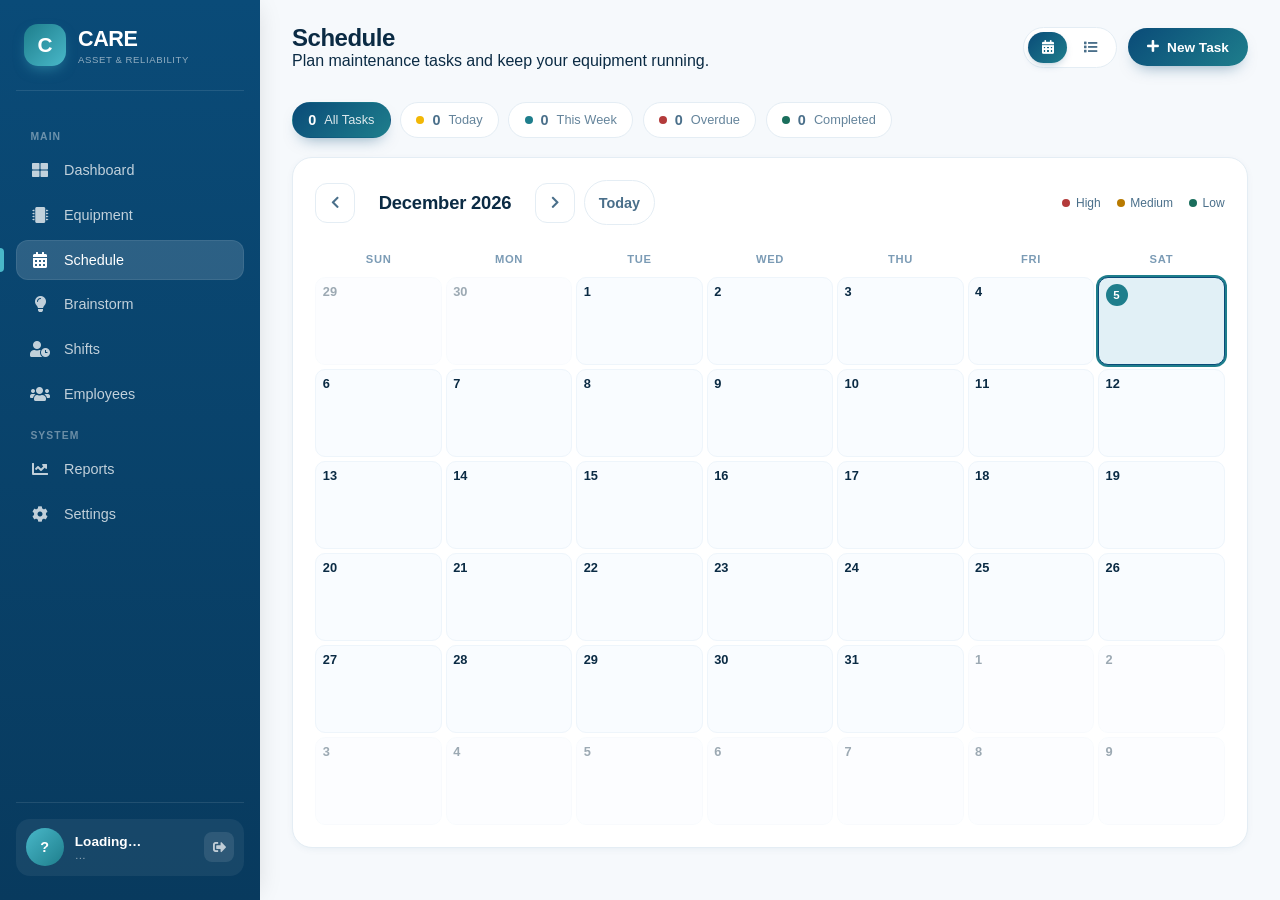
<file: Final_WD/schedule.html>
<!DOCTYPE html>
<html lang="en">
<head>
  <meta charset="UTF-8">
  <meta name="viewport" content="width=device-width, initial-scale=1.0">
  <title>CARE · Schedule</title>
  <link rel="stylesheet" href="https://use.fontawesome.com/releases/v5.15.4/css/all.css">
  <link rel="stylesheet" href="css/dashboard.css">
  <link rel="stylesheet" href="css/schedule.css">
  <link rel="stylesheet" href="css/theme.css">
</head>
<body data-page="schedule">

  <div id="care-sidebar-root"></div>

  <main class="main">
    <button class="menu-toggle" id="menuToggle"><i class="fas fa-bars"></i></button>

    <!-- TOPBAR -->
    <div class="topbar">
      <div>
        <h2>Schedule</h2>
        <span>Plan maintenance tasks and keep your equipment running.</span>
      </div>
      <div class="topbar-actions">
        <div class="view-switch" id="viewSwitch">
          <button class="view-btn active" data-view="calendar" title="Calendar view">
            <i class="fas fa-calendar-alt"></i>
          </button>
          <button class="view-btn" data-view="list" title="List view">
            <i class="fas fa-list"></i>
          </button>
        </div>
        <button class="btn-primary" id="addTaskBtn">
          <i class="fas fa-plus"></i> New Task
        </button>
      </div>
    </div>

    <!-- QUICK STATS -->
    <div class="schedule-summary" id="scheduleSummary">
      <div class="summary-chip" data-filter="all">
        <span class="chip-count" id="countAllTasks">0</span>
        <span class="chip-label">All Tasks</span>
      </div>
      <div class="summary-chip" data-filter="today">
        <span class="dot dot-today"></span>
        <span class="chip-count" id="countToday">0</span>
        <span class="chip-label">Today</span>
      </div>
      <div class="summary-chip" data-filter="week">
        <span class="dot dot-week"></span>
        <span class="chip-count" id="countWeek">0</span>
        <span class="chip-label">This Week</span>
      </div>
      <div class="summary-chip" data-filter="overdue">
        <span class="dot dot-overdue"></span>
        <span class="chip-count" id="countOverdue">0</span>
        <span class="chip-label">Overdue</span>
      </div>
      <div class="summary-chip" data-filter="done">
        <span class="dot dot-done"></span>
        <span class="chip-count" id="countDone">0</span>
        <span class="chip-label">Completed</span>
      </div>
    </div>

    <!-- ============ CALENDAR VIEW ============ -->
    <section class="view-panel active" id="calendarView">
      <div class="calendar-card">
        <div class="calendar-toolbar">
          <div class="calendar-nav">
            <button class="btn-icon" id="prevMonth" title="Previous month">
              <i class="fas fa-chevron-left"></i>
            </button>
            <h3 id="monthLabel">June 2026</h3>
            <button class="btn-icon" id="nextMonth" title="Next month">
              <i class="fas fa-chevron-right"></i>
            </button>
            <button class="btn-secondary btn-today" id="goToday">Today</button>
          </div>
          <div class="calendar-legend">
            <span><span class="legend-dot legend-priority-high"></span> High</span>
            <span><span class="legend-dot legend-priority-med"></span> Medium</span>
            <span><span class="legend-dot legend-priority-low"></span> Low</span>
          </div>
        </div>

        <div class="calendar-grid" id="calendarGrid">
          <!-- day-of-week headers + day cells injected by JS -->
        </div>
      </div>
    </section>

    <!-- ============ LIST VIEW ============ -->
    <section class="view-panel" id="listView">
      <div class="list-card">
        <div class="list-toolbar">
          <div class="search-box">
            <i class="fas fa-search"></i>
            <input type="text" placeholder="Search tasks..." id="taskSearch">
          </div>
          <select class="toolbar-select" id="filterStatus">
            <option value="all">All statuses</option>
            <option value="pending">Pending</option>
            <option value="done">Completed</option>
            <option value="overdue">Overdue</option>
          </select>
          <select class="toolbar-select" id="filterPriority">
            <option value="all">All priorities</option>
            <option value="high">High</option>
            <option value="medium">Medium</option>
            <option value="low">Low</option>
          </select>
        </div>

        <div class="task-list" id="taskList">
          <!-- Task rows injected by JS -->
        </div>

        <div class="empty-state" id="taskEmpty" style="display:none;">
          <div class="empty-icon"><i class="fas fa-calendar-check"></i></div>
          <h3>No tasks scheduled</h3>
          <p>Create your first maintenance task to keep everything on track.</p>
          <button class="btn-primary" id="emptyTaskAdd">
            <i class="fas fa-plus"></i> New Task
          </button>
        </div>
      </div>
    </section>
  </main>

  <!-- ============ ADD/EDIT TASK MODAL ============ -->
  <div class="modal-overlay" id="taskModal">
    <div class="modal">
      <div class="modal-header">
        <h3 id="taskModalTitle">New Task</h3>
        <button class="modal-close" id="taskModalClose"><i class="fas fa-times"></i></button>
      </div>

      <form id="taskForm">
        <input type="hidden" id="taskId">

        <div class="form-group">
          <label for="taskTitle">Task title</label>
          <input type="text" id="taskTitle" placeholder="e.g. Freezer maintenance" required>
        </div>

        <div class="form-row">
          <div class="form-group">
            <label for="taskDate">Date</label>
            <input type="date" id="taskDate" required>
          </div>
          <div class="form-group">
            <label for="taskTime">Time</label>
            <input type="time" id="taskTime">
          </div>
        </div>

        <div class="form-group">
          <label for="taskEquipment">Equipment</label>
          <select id="taskEquipment">
            <option value="">— None / General —</option>
            <!-- Equipment options injected by JS -->
          </select>
        </div>

        <div class="form-row">
          <div class="form-group">
            <label for="taskPriority">Priority</label>
            <select id="taskPriority">
              <option value="low">Low</option>
              <option value="medium" selected>Medium</option>
              <option value="high">High</option>
            </select>
          </div>
          <div class="form-group">
          <label for="taskAssignee">Assignee</label>
          <select id="taskAssignee">
            <option value="">-- Unassigned --</option>
          </select>
        </div>

        <div class="form-group">
          <label for="taskNotes">Notes (optional)</label>
          <input type="text" id="taskNotes" placeholder="e.g. Bring replacement parts">
        </div>

        <div class="modal-actions">
          <button type="button" class="btn-secondary" id="taskModalCancel">Cancel</button>
          <button type="submit" class="btn-primary" id="taskSaveBtn">
            <i class="fas fa-check"></i> Save Task
          </button>
        </div>
      </form>
    </div>
  </div>

  <!-- ============ TASK DETAIL MODAL ============ -->
  <div class="modal-overlay" id="detailModal">
    <div class="modal modal-sm">
      <div class="modal-header">
        <h3 id="detailTitle">Task</h3>
        <button class="modal-close" id="detailClose"><i class="fas fa-times"></i></button>
      </div>
      <div class="detail-body" id="detailBody"></div>
      <div class="modal-actions">
        <button type="button" class="btn-secondary" id="detailDelete">
          <i class="fas fa-trash"></i> Delete
        </button>
        <button type="button" class="btn-primary" id="detailEdit">
          <i class="fas fa-pen"></i> Edit
        </button>
      </div>
    </div>
  </div>

  <!-- ============ DELETE CONFIRM ============ -->
  <div class="modal-overlay" id="deleteTaskModal">
    <div class="modal modal-sm">
      <div class="modal-header">
        <h3>Delete Task?</h3>
        <button class="modal-close" id="deleteTaskClose"><i class="fas fa-times"></i></button>
      </div>
      <p class="delete-text">
        Are you sure you want to delete <strong id="deleteTaskName">this task</strong>?
        This action cannot be undone.
      </p>
      <div class="modal-actions">
        <button type="button" class="btn-secondary" id="deleteTaskCancel">Cancel</button>
        <button type="button" class="btn-danger" id="deleteTaskConfirm">
          <i class="fas fa-trash"></i> Delete
        </button>
      </div>
    </div>
  </div>

  <!-- ============ TOAST ============ -->
  <div class="toast" id="toast"></div>

  <script src="js/components/sidebar.js"></script>
  <script src="js/schedule.js"></script>
</body>
</html>
</file>
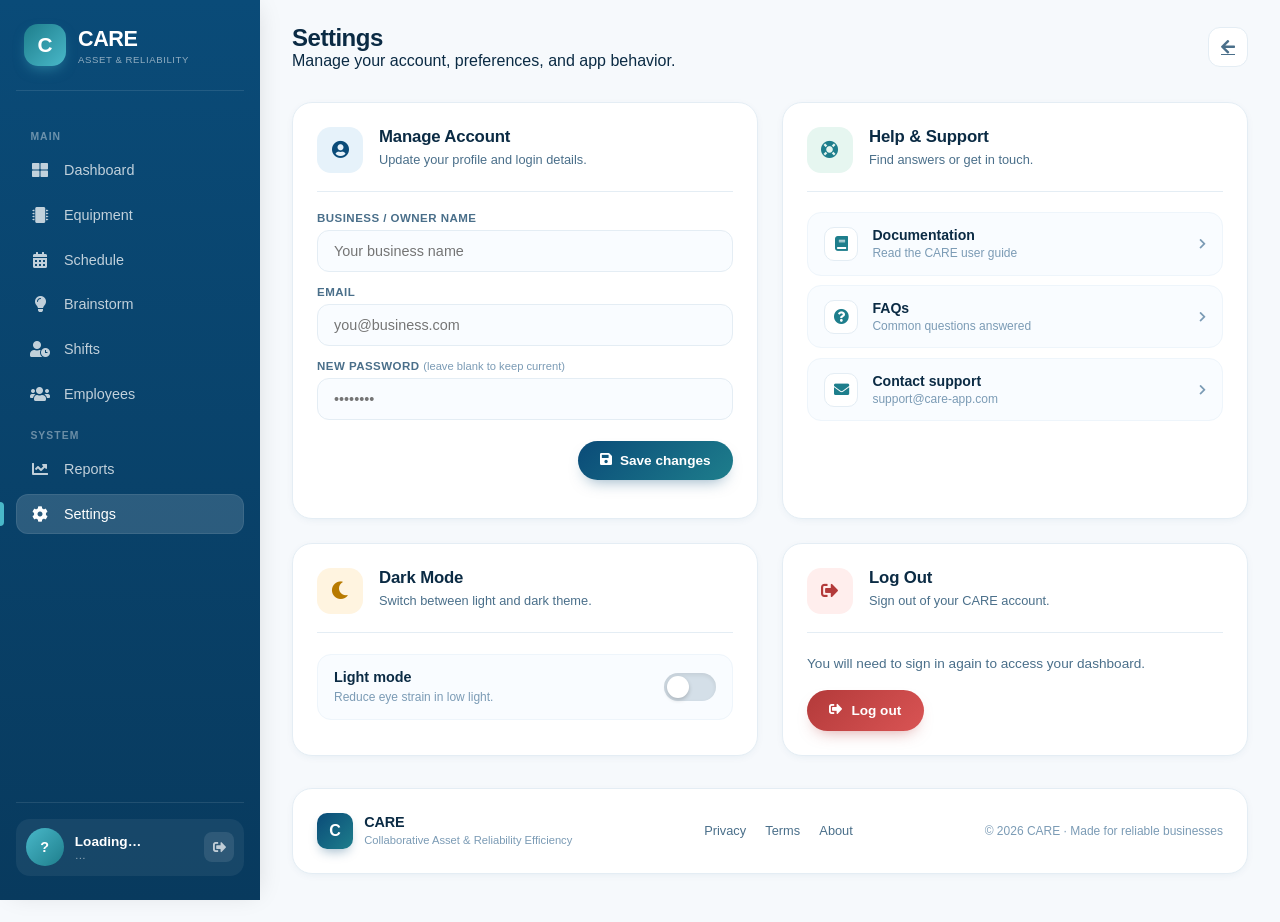
<file: Final_WD/settings.html>
<!DOCTYPE html>
<html lang="en">
<head>
  <meta charset="UTF-8">
  <meta name="viewport" content="width=device-width, initial-scale=1.0">
  <title>CARE · Settings</title>
  <link rel="stylesheet" href="https://use.fontawesome.com/releases/v5.15.4/css/all.css">
  <link rel="stylesheet" href="css/dashboard.css">
  <link rel="stylesheet" href="css/settings.css">
  <link rel="stylesheet" href="css/theme.css"> <!-- Added this back! -->
</head>
<body data-page="settings">

  <!-- SIDEBAR -->
  <div id="care-sidebar-root"></div>

  <!-- MAIN -->
  <main class="main">
    <button class="menu-toggle" id="menuToggle"><i class="fas fa-bars"></i></button>

    <div class="topbar">
      <div>
        <h2>Settings</h2>
        <span>Manage your account, preferences, and app behavior.</span>
      </div>
      <div class="topbar-actions">
        <a class="btn-icon" href="dashboard.html" title="Back to Dashboard">
          <i class="fas fa-arrow-left"></i>
        </a>
      </div>
    </div>

    <!-- SETTINGS GRID -->
    <div class="settings-grid">

      <!-- MANAGE ACCOUNT -->
      <section class="settings-card" id="accountCard">
        <div class="settings-card-header">
          <div class="settings-icon icon-blue"><i class="fas fa-user-circle"></i></div>
          <div>
            <h3>Manage Account</h3>
            <p>Update your profile and login details.</p>
          </div>
        </div>

        <form class="settings-form" id="accountForm">
          <div class="form-group">
            <label for="accName">Business / Owner name</label>
            <input type="text" id="accName" placeholder="Your business name">
          </div>
          <div class="form-group">
            <label for="accEmail">Email</label>
            <input type="email" id="accEmail" placeholder="you@business.com">
          </div>
          <div class="form-group">
            <label for="accPassword">New password <span class="hint">(leave blank to keep current)</span></label>
            <input type="password" id="accPassword" placeholder="••••••••" autocomplete="new-password">
          </div>

          <div class="settings-actions">
            <button type="submit" class="btn-primary">
              <i class="fas fa-save"></i> Save changes
            </button>
          </div>
          <div class="settings-message" id="accountMessage"></div>
        </form>
      </section>

      <!-- HELP -->
      <section class="settings-card" id="helpCard">
        <div class="settings-card-header">
          <div class="settings-icon icon-teal"><i class="fas fa-life-ring"></i></div>
          <div>
            <h3>Help & Support</h3>
            <p>Find answers or get in touch.</p>
          </div>
        </div>

        <div class="help-list">
          <a class="help-item" href="#" data-help="docs">
            <i class="fas fa-book"></i>
            <div>
              <strong>Documentation</strong>
              <span>Read the CARE user guide</span>
            </div>
            <i class="fas fa-chevron-right chevron"></i>
          </a>
          <a class="help-item" href="#" data-help="faq">
            <i class="fas fa-question-circle"></i>
            <div>
              <strong>FAQs</strong>
              <span>Common questions answered</span>
            </div>
            <i class="fas fa-chevron-right chevron"></i>
          </a>
          <a class="help-item" href="#" data-help="contact">
            <i class="fas fa-envelope"></i>
            <div>
              <strong>Contact support</strong>
              <span>support@care-app.com</span>
            </div>
            <i class="fas fa-chevron-right chevron"></i>
          </a>
        </div>
      </section>

      <!-- DARK MODE -->
      <section class="settings-card" id="themeCard">
        <div class="settings-card-header">
          <div class="settings-icon icon-orange"><i class="fas fa-moon"></i></div>
          <div>
            <h3>Dark Mode</h3>
            <p>Switch between light and dark theme.</p>
          </div>
        </div>

        <div class="toggle-row">
          <div class="toggle-info">
            <strong id="themeLabel">Light mode</strong>
            <span>Reduce eye strain in low light.</span>
          </div>
          <label class="switch">
            <input type="checkbox" id="darkModeToggle">
            <span class="slider"></span>
          </label>
        </div>
      </section>

      <!-- LOG OUT -->
      <section class="settings-card" id="logoutCard">
        <div class="settings-card-header">
          <div class="settings-icon icon-red"><i class="fas fa-sign-out-alt"></i></div>
          <div>
            <h3>Log Out</h3>
            <p>Sign out of your CARE account.</p>
          </div>
        </div>

        <div class="logout-row">
          <p>You will need to sign in again to access your dashboard.</p>
          <button class="btn-danger" id="settingsLogoutBtn">
            <i class="fas fa-sign-out-alt"></i> Log out
          </button>
        </div>
      </section>

    </div>

    <!-- FOOTER -->
    <div id="care-footer-root"></div>
  </main>

  <!-- ============ HELP MODAL ============ -->
  <!-- Keep modals OUTSIDE the <main> tag, right before the scripts -->
  <div class="modal-overlay" id="helpModal">
    <div class="modal">
      <div class="modal-header">
        <h3 id="helpTitle">Help</h3>
        <button class="modal-close" id="helpClose"><i class="fas fa-times"></i></button>
      </div>
      <div class="help-content" id="helpContent" style="font-size: 0.9rem; color: var(--text-soft); line-height: 1.6;">
        <!-- Content injected by JS -->
      </div>
      <div class="modal-actions">
        <button type="button" class="btn-primary" id="helpOkBtn" style="width: 100%;">
          Got it
        </button>
      </div>
    </div>
  </div>

  <script src="js/components/sidebar.js"></script>
  <script src="js/components/footer.js"></script>
  <script src="js/settings.js"></script>
</body>
</html>
</file>
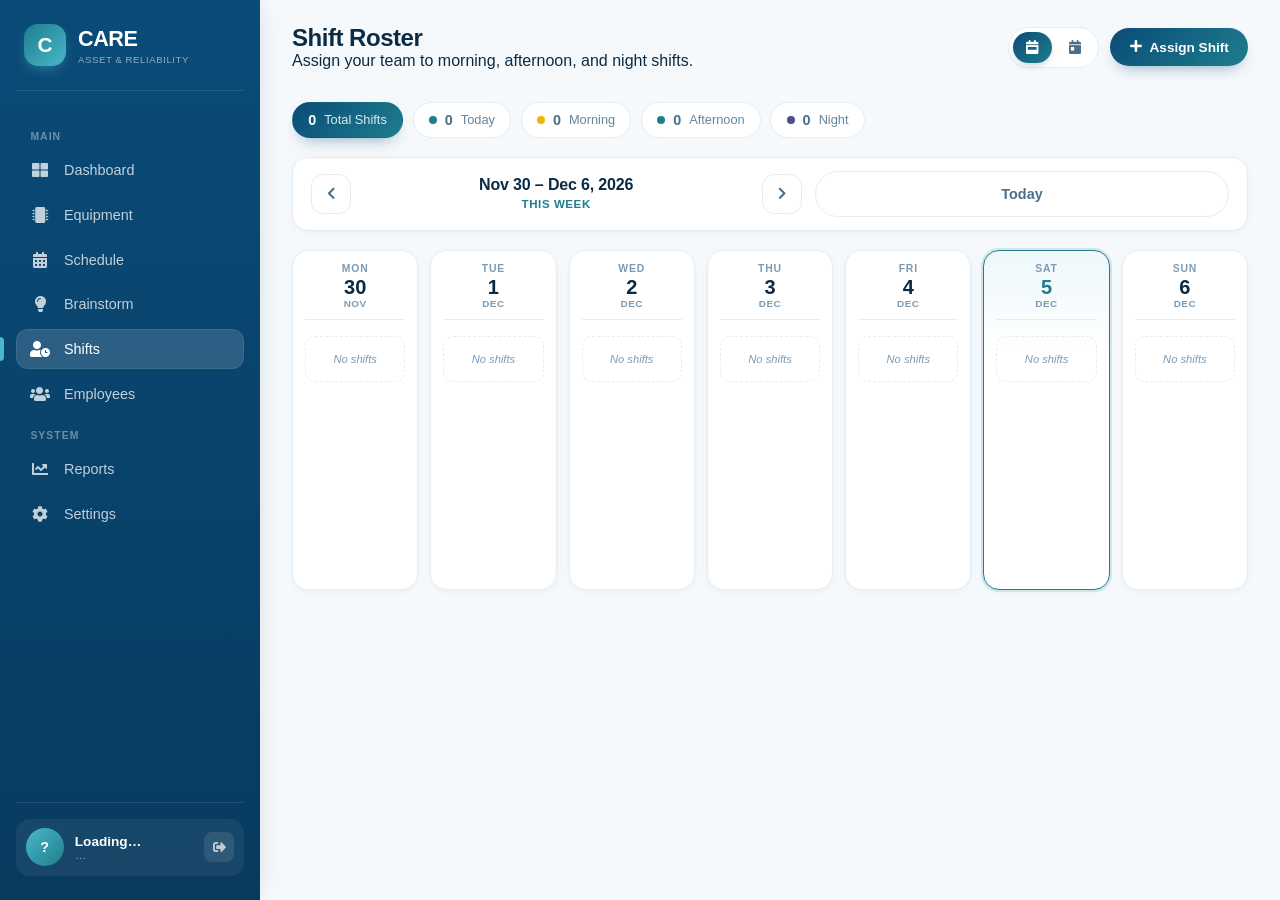
<file: Final_WD/shifts.html>
<!DOCTYPE html>
<html lang="en">
<head>
  <meta charset="UTF-8">
  <meta name="viewport" content="width=device-width, initial-scale=1.0">
  <title>CARE · Shifts</title>
  <link rel="stylesheet" href="https://use.fontawesome.com/releases/v5.15.4/css/all.css">
  <link rel="stylesheet" href="css/dashboard.css">
  <link rel="stylesheet" href="css/shifts.css">
  <link rel="stylesheet" href="css/theme.css">
</head>
<body data-page="shifts">

  <div id="care-sidebar-root"></div>

  <main class="main">
    <button class="menu-toggle" id="menuToggle"><i class="fas fa-bars"></i></button>

    <!-- TOPBAR -->
    <div class="topbar">
      <div>
        <h2>Shift Roster</h2>
        <span>Assign your team to morning, afternoon, and night shifts.</span>
      </div>
      <div class="topbar-actions">
        <div class="view-switch" id="viewSwitch">
          <button class="view-btn active" data-view="week" title="Week view">
            <i class="fas fa-calendar-week"></i>
          </button>
          <button class="view-btn" data-view="day" title="Day view">
            <i class="fas fa-calendar-day"></i>
          </button>
        </div>
        <button class="btn-primary" id="addShiftBtn">
          <i class="fas fa-plus"></i> Assign Shift
        </button>
      </div>
    </div>

    <!-- SUMMARY STRIP -->
    <div class="shift-summary" id="shiftSummary">
      <div class="summary-chip active" data-filter="all">
        <span class="chip-count" id="countAllShifts">0</span>
        <span class="chip-label">Total Shifts</span>
      </div>
      <div class="summary-chip" data-filter="today">
        <span class="dot dot-today"></span>
        <span class="chip-count" id="countTodayShifts">0</span>
        <span class="chip-label">Today</span>
      </div>
      <div class="summary-chip" data-filter="morning">
        <span class="dot dot-morning"></span>
        <span class="chip-count" id="countMorning">0</span>
        <span class="chip-label">Morning</span>
      </div>
      <div class="summary-chip" data-filter="afternoon">
        <span class="dot dot-afternoon"></span>
        <span class="chip-count" id="countAfternoon">0</span>
        <span class="chip-label">Afternoon</span>
      </div>
      <div class="summary-chip" data-filter="night">
        <span class="dot dot-night"></span>
        <span class="chip-count" id="countNight">0</span>
        <span class="chip-label">Night</span>
      </div>
    </div>

    <!-- WEEK NAVIGATOR -->
    <div class="week-nav">
      <button class="btn-icon" id="prevWeek" title="Previous week">
        <i class="fas fa-chevron-left"></i>
      </button>
      <div class="week-label">
        <h3 id="weekLabel">Jun 9 – Jun 15, 2026</h3>
        <span id="weekSub">This week</span>
      </div>
      <button class="btn-icon" id="nextWeek" title="Next week">
        <i class="fas fa-chevron-right"></i>
      </button>
      <button class="btn-secondary btn-today" id="goToday">Today</button>
    </div>

    <!-- WEEK VIEW -->
    <section class="view-panel active" id="weekView">
      <div class="week-grid" id="weekGrid">
        <!-- Day columns injected by JS -->
      </div>
    </section>

    <!-- DAY VIEW -->
    <section class="view-panel" id="dayView">
      <div class="day-view-card">
        <div class="day-view-header">
          <h3 id="dayViewTitle">Monday, June 9</h3>
          <div class="day-nav">
            <button class="btn-icon" id="prevDay" title="Previous day">
              <i class="fas fa-chevron-left"></i>
            </button>
            <button class="btn-icon" id="nextDay" title="Next day">
              <i class="fas fa-chevron-right"></i>
            </button>
          </div>
        </div>

        <div class="day-shifts" id="dayShifts">
          <!-- Three shift columns injected by JS -->
        </div>
      </div>
    </section>
  </main>

  <!-- ============ ASSIGN/EDIT SHIFT MODAL ============ -->
  <div class="modal-overlay" id="shiftModal">
    <div class="modal">
      <div class="modal-header">
        <h3 id="shiftModalTitle">Assign Shift</h3>
        <button class="modal-close" id="shiftModalClose"><i class="fas fa-times"></i></button>
      </div>

      <form id="shiftForm">
        <input type="hidden" id="shiftId">

                <div class="form-group">
          <label for="shiftName">Team member</label>
          <!-- Changed input to select -->
          <select id="shiftName" required>
            <option value="">-- Select Employee --</option>
          </select>
        </div>

        <div class="form-row">
          <div class="form-group">
            <label for="shiftDate">Date</label>
            <input type="date" id="shiftDate" required>
          </div>
          <div class="form-group">
            <label for="shiftType">Shift</label>
            <select id="shiftType">
              <option value="morning">Morning (6 AM – 2 PM)</option>
              <option value="afternoon" selected>Afternoon (2 PM – 10 PM)</option>
              <option value="night">Night (10 PM – 6 AM)</option>
            </select>
          </div>
        </div>

        <div class="form-row">
          <div class="form-group">
            <label for="shiftRole">Role (optional)</label>
            <input type="text" id="shiftRole" placeholder="e.g. Technician">
          </div>
          <div class="form-group">
            <label for="shiftPhone">Phone (optional)</label>
            <input type="text" id="shiftPhone" placeholder="e.g. 555-0123">
          </div>
        </div>

        <div class="form-group">
          <label for="shiftNotes">Notes (optional)</label>
          <input type="text" id="shiftNotes" placeholder="e.g. Bring toolkit">
        </div>

        <div class="modal-actions">
          <button type="button" class="btn-secondary" id="shiftModalCancel">Cancel</button>
          <button type="submit" class="btn-primary" id="shiftSaveBtn">
            <i class="fas fa-check"></i> Save Shift
          </button>
        </div>
      </form>
    </div>
  </div>

  <!-- ============ SHIFT DETAIL MODAL ============ -->
  <div class="modal-overlay" id="detailModal">
    <div class="modal modal-sm">
      <div class="modal-header">
        <h3 id="detailTitle">Shift</h3>
        <button class="modal-close" id="detailClose"><i class="fas fa-times"></i></button>
      </div>
      <div class="detail-body" id="detailBody"></div>
      <div class="modal-actions">
        <button type="button" class="btn-secondary" id="detailDelete">
          <i class="fas fa-trash"></i> Remove
        </button>
        <button type="button" class="btn-primary" id="detailEdit">
          <i class="fas fa-pen"></i> Edit
        </button>
      </div>
    </div>
  </div>

  <!-- ============ DELETE CONFIRM ============ -->
  <div class="modal-overlay" id="deleteModal">
    <div class="modal modal-sm">
      <div class="modal-header">
        <h3>Remove Shift?</h3>
        <button class="modal-close" id="deleteClose"><i class="fas fa-times"></i></button>
      </div>
      <p class="delete-text">
        Remove <strong id="deleteName">this shift</strong> from the roster?
        This action cannot be undone.
      </p>
      <div class="modal-actions">
        <button type="button" class="btn-secondary" id="deleteCancel">Cancel</button>
        <button type="button" class="btn-danger" id="deleteConfirm">
          <i class="fas fa-trash"></i> Remove
        </button>
      </div>
    </div>
  </div>

  <!-- ============ TOAST ============ -->
  <div class="toast" id="toast"></div>

  <script src="js/components/sidebar.js"></script>
  <script src="js/shifts.js"></script>
</body>
</html>
</file>
<file: Final_WD/css/login.css>
* {
      margin: 0;
      padding: 0;
      box-sizing: border-box;
      font-family: 'Inter', -apple-system, BlinkMacSystemFont, 'Segoe UI', Roboto, Helvetica, Arial, sans-serif;
    }

    body {
      background: linear-gradient(145deg, #f6f9fc 0%, #e9f0f5 100%);
      min-height: 100vh;
      display: flex;
      align-items: center;
      justify-content: center;
      padding: 1.5rem;
      overflow-x: hidden;
    }

    /* decorative background circles */
    body::before,
    body::after {
      content: '';
      position: fixed;
      border-radius: 50%;
      z-index: 0;
      animation: floatBg 12s ease-in-out infinite;
    }
    body::before {
      top: -10%; right: -5%;
      width: 350px; height: 350px;
      background: rgba(72, 149, 239, 0.08);
    }
    body::after {
      bottom: -8%; left: -5%;
      width: 300px; height: 300px;
      background: rgba(0, 180, 216, 0.06);
      animation-delay: -6s;
    }

    @keyframes floatBg {
      0%, 100% { transform: translate(0, 0) scale(1); }
      50% { transform: translate(15px, -20px) scale(1.05); }
    }

    /* ---------- ENTRY ANIMATIONS ---------- */
    @keyframes cardEntrance {
      0% {
        opacity: 0;
        transform: translateY(40px) scale(0.96);
        filter: blur(6px);
      }
      100% {
        opacity: 1;
        transform: translateY(0) scale(1);
        filter: blur(0);
      }
    }

    @keyframes fadeSlideUp {
      0% { opacity: 0; transform: translateY(20px); }
      100% { opacity: 1; transform: translateY(0); }
    }

    @keyframes fadeSlideRight {
      0% { opacity: 0; transform: translateX(-20px); }
      100% { opacity: 1; transform: translateX(0); }
    }

    @keyframes popIn {
      0% { opacity: 0; transform: scale(0.7); }
      70% { transform: scale(1.06); }
      100% { opacity: 1; transform: scale(1); }
    }

    @keyframes shimmer {
      0% { background-position: -200% 0; }
      100% { background-position: 200% 0; }
    }

    /* ---------- MAIN CARD ---------- */
    .care-card {
      position: relative;
      z-index: 10;
      width: 100%;
      max-width: 1000px;
      background: rgba(255, 255, 255, 0.85);
      backdrop-filter: blur(12px);
      -webkit-backdrop-filter: blur(12px);
      border-radius: 2.5rem;
      box-shadow: 0 30px 60px -20px rgba(0, 40, 80, 0.25),
                  0 8px 20px -8px rgba(0, 0, 0, 0.1),
                  inset 0 1px 1px rgba(255, 255, 255, 0.6);
      border: 1px solid rgba(255, 255, 255, 0.7);
      display: flex;
      flex-direction: column;
      overflow: hidden;

      /* entry animation */
      opacity: 0;
      animation: cardEntrance 0.9s cubic-bezier(0.22, 1, 0.36, 1) 0.1s forwards;
    }

    /* brand bar */
    .brand-bar {
      display: flex;
      align-items: center;
      gap: 0.75rem;
      padding: 1.5rem 2rem 0.75rem 2rem;
      opacity: 0;
      animation: fadeSlideUp 0.7s ease-out 0.35s forwards;
    }

    .brand-icon {
      background: linear-gradient(135deg, #0a4b78, #1e7e8c);
      width: 44px;
      height: 44px;
      border-radius: 16px;
      display: flex;
      align-items: center;
      justify-content: center;
      color: white;
      font-weight: 700;
      font-size: 1.4rem;
      box-shadow: 0 10px 18px -6px rgba(10, 75, 120, 0.4);
      opacity: 0;
      animation: popIn 0.6s cubic-bezier(0.34, 1.56, 0.64, 1) 0.5s forwards;
      transition: transform 0.3s ease, box-shadow 0.3s ease;
    }
    .brand-icon:hover {
      transform: rotate(-6deg) scale(1.08);
      box-shadow: 0 14px 22px -6px rgba(10, 75, 120, 0.5);
    }

    .brand-text h1 {
      font-size: 1.6rem;
      font-weight: 700;
      letter-spacing: -0.02em;
      color: #0b2b44;
      line-height: 1.2;
    }

    .brand-text span {
      font-size: 0.7rem;
      font-weight: 500;
      text-transform: uppercase;
      letter-spacing: 0.03em;
      color: #4a6f8a;
      background: rgba(10, 75, 120, 0.08);
      padding: 0.2rem 0.6rem;
      border-radius: 30px;
      display: inline-block;
      align-self: flex-start;
      margin-top: 2px;
    }

    /* content grid */
    .auth-grid {
      display: flex;
      flex-wrap: wrap;
      padding: 1rem 2rem 2.5rem 2rem;
      gap: 2.5rem;
    }

    .auth-col {
      flex: 1 1 280px;
      min-width: 260px;
    }

    /* left info panel */
    .info-panel {
      display: flex;
      flex-direction: column;
      justify-content: center;
      padding-right: 0.5rem;
      opacity: 0;
      animation: fadeSlideRight 0.8s cubic-bezier(0.22, 1, 0.36, 1) 0.55s forwards;
    }

    .info-panel h2 {
      font-size: 1.8rem;
      font-weight: 600;
      letter-spacing: -0.02em;
      color: #0b2b44;
      line-height: 1.3;
      margin-bottom: 1rem;
    }

    .info-panel h2 i {
      color: #1e7e8c;
      font-size: 1.6rem;
      margin-right: 0.4rem;
    }

    .scope-badge {
      background: #ffffffcc;
      border-left: 4px solid #1e7e8c;
      padding: 1rem 1.2rem;
      border-radius: 18px;
      box-shadow: 0 8px 18px -8px rgba(0, 50, 80, 0.08);
      margin-bottom: 1.5rem;
      backdrop-filter: blur(4px);
      border: 1px solid #ffffffaa;
      transition: transform 0.3s ease, box-shadow 0.3s ease;
    }
    .scope-badge:hover {
      transform: translateX(4px);
      box-shadow: 0 12px 24px -8px rgba(0, 50, 80, 0.15);
    }

    .scope-badge p {
      font-size: 0.95rem;
      color: #1c3f57;
      display: flex;
      align-items: flex-start;
      gap: 0.65rem;
    }

    .scope-badge i {
      color: #1e7e8c;
      font-size: 1.2rem;
      margin-top: 2px;
    }

    .feature-list {
      list-style: none;
      display: flex;
      flex-direction: column;
      gap: 1rem;
    }

    .feature-list li {
      display: flex;
      align-items: center;
      gap: 0.9rem;
      font-size: 0.95rem;
      color: #1c3f57;
      font-weight: 500;
      background: rgba(255, 255, 255, 0.6);
      padding: 0.65rem 1rem;
      border-radius: 40px;
      backdrop-filter: blur(2px);
      border: 1px solid #ffffff;
      box-shadow: 0 4px 8px -4px rgba(0,0,0,0.02);

      opacity: 0;
      transform: translateX(-15px);
      animation: fadeSlideRight 0.5s ease-out forwards;
    }
    .feature-list li:nth-child(1) { animation-delay: 0.75s; }
    .feature-list li:nth-child(2) { animation-delay: 0.85s; }
    .feature-list li:nth-child(3) { animation-delay: 0.95s; }

    .feature-list li {
      transition: transform 0.25s ease, background 0.25s ease;
    }
    .feature-list li:hover {
      transform: translateX(6px);
      background: #ffffff;
    }

    .feature-list i {
      width: 24px;
      color: #1e7e8c;
      font-size: 1.1rem;
      text-align: center;
    }

    /* right auth box */
    .auth-box {
      background: #ffffff;
      border-radius: 2rem;
      padding: 1.8rem 1.8rem 2rem 1.8rem;
      box-shadow: 0 20px 35px -10px rgba(0, 40, 80, 0.12),
                  inset 0 1px 1px #ffffff;
      border: 1px solid #ffffff;

      opacity: 0;
      animation: fadeSlideUp 0.8s cubic-bezier(0.22, 1, 0.36, 1) 0.65s forwards;
    }

    /* tabs */
    .auth-tabs {
      display: flex;
      gap: 0.5rem;
      background: #f0f5fa;
      padding: 0.35rem;
      border-radius: 60px;
      margin-bottom: 2rem;
      position: relative;
    }

    .tab-btn {
      flex: 1;
      border: none;
      background: transparent;
      padding: 0.8rem 0.5rem;
      border-radius: 40px;
      font-weight: 600;
      font-size: 1rem;
      color: #4a6f8a;
      cursor: pointer;
      transition: color 0.35s ease, background 0.35s ease, transform 0.2s ease, box-shadow 0.35s ease;
      display: flex;
      align-items: center;
      justify-content: center;
      gap: 0.5rem;
      outline: none;
      position: relative;
      z-index: 2;
    }

    .tab-btn i {
      font-size: 0.95rem;
      transition: transform 0.35s cubic-bezier(0.34, 1.56, 0.64, 1);
    }

    .tab-btn.active {
      background: white;
      color: #0b2b44;
      box-shadow: 0 6px 12px -6px rgba(10, 75, 120, 0.2);
      transform: scale(1.02);
    }
    .tab-btn.active i {
      transform: scale(1.15);
    }
    .tab-btn:not(.active):hover {
      background: rgba(255,255,255,0.5);
    }
    .tab-btn:active {
      transform: scale(0.97);
    }

    /* forms */
    .auth-form {
      display: none;
      flex-direction: column;
      gap: 1.1rem;
    }

    .auth-form.active-form {
      display: flex;
      animation: formFadeIn 0.45s cubic-bezier(0.22, 1, 0.36, 1);
    }

    @keyframes formFadeIn {
      0% {
        opacity: 0;
        transform: translateY(12px) scale(0.98);
      }
      100% {
        opacity: 1;
        transform: translateY(0) scale(1);
      }
    }

    /* stagger each input group inside active form */
    .auth-form.active-form .input-group {
      opacity: 0;
      animation: fadeSlideUp 0.45s ease-out forwards;
    }
    .auth-form.active-form .input-group:nth-child(1) { animation-delay: 0.05s; }
    .auth-form.active-form .input-group:nth-child(2) { animation-delay: 0.1s; }
    .auth-form.active-form .input-group:nth-child(3) { animation-delay: 0.15s; }
    .auth-form.active-form .input-group:nth-child(4) { animation-delay: 0.2s; }

    .auth-form.active-form .btn-primary {
      opacity: 0;
      animation: fadeSlideUp 0.45s ease-out 0.25s forwards;
    }

    .auth-form.active-form .message-box,
    .auth-form.active-form .form-footer {
      opacity: 0;
      animation: fadeSlideUp 0.45s ease-out 0.3s forwards;
    }

    .input-group {
      display: flex;
      flex-direction: column;
      gap: 0.3rem;
    }

    .input-group label {
      font-size: 0.8rem;
      font-weight: 600;
      text-transform: uppercase;
      letter-spacing: 0.03em;
      color: #3d5e77;
      margin-left: 0.5rem;
    }

    .input-icon {
      position: relative;
      display: flex;
      align-items: center;
    }

    .input-icon i {
      position: absolute;
      left: 1.1rem;
      color: #7b9bb5;
      font-size: 1rem;
      pointer-events: none;
      transition: color 0.25s ease, transform 0.25s ease;
    }

    .input-icon input {
      width: 100%;
      padding: 0.9rem 1rem 0.9rem 2.8rem;
      border: 1.5px solid #dbe6ef;
      border-radius: 60px;
      font-size: 0.95rem;
      background: #f9fcff;
      transition: border-color 0.25s ease, background 0.25s ease, box-shadow 0.25s ease, transform 0.25s ease;
      outline: none;
      color: #0b2b44;
      font-weight: 500;
    }

    .input-icon input:focus {
      border-color: #1e7e8c;
      background: #ffffff;
      box-shadow: 0 0 0 4px rgba(30, 126, 140, 0.1);
      transform: translateY(-1px);
    }

    .input-icon input:focus + i,
    .input-icon:focus-within i {
      color: #1e7e8c;
      transform: scale(1.15);
    }

    .input-icon input::placeholder {
      color: #a0b8cc;
      font-weight: 400;
      font-size: 0.9rem;
    }

    /* primary button */
    .btn-primary {
      background: linear-gradient(135deg, #0a4b78, #1e7e8c);
      border: none;
      padding: 1rem;
      border-radius: 60px;
      font-weight: 700;
      font-size: 1rem;
      color: white;
      cursor: pointer;
      display: flex;
      align-items: center;
      justify-content: center;
      gap: 0.6rem;
      transition: transform 0.2s cubic-bezier(0.34, 1.56, 0.64, 1),
                  box-shadow 0.25s ease,
                  background 0.3s ease;
      box-shadow: 0 10px 18px -8px #0a4b78b3;
      margin-top: 0.4rem;
      border: 1px solid #ffffff30;
      position: relative;
      overflow: hidden;
    }

    /* shimmer on hover */
    .btn-primary::before {
      content: '';
      position: absolute;
      top: 0; left: 0;
      width: 100%; height: 100%;
      background: linear-gradient(120deg,
        transparent 30%,
        rgba(255,255,255,0.25) 50%,
        transparent 70%);
      background-size: 200% 100%;
      opacity: 0;
      transition: opacity 0.3s ease;
    }
    .btn-primary:hover::before {
      opacity: 1;
      animation: shimmer 1.2s ease-in-out infinite;
    }

    .btn-primary i {
      font-size: 1rem;
      transition: transform 0.3s cubic-bezier(0.34, 1.56, 0.64, 1);
    }

    .btn-primary:hover {
      background: linear-gradient(135deg, #0d5a8c, #238e9e);
      transform: translateY(-2px) scale(1.01);
      box-shadow: 0 16px 24px -8px #0a4b78cc;
    }
    .btn-primary:hover i {
      transform: translateX(4px);
    }
    .btn-primary:active {
      transform: translateY(1px) scale(0.99);
      box-shadow: 0 6px 12px -6px #0a4b78;
    }

    .form-footer {
      text-align: center;
      font-size: 0.8rem;
      color: #6f8fa8;
      margin-top: 0.5rem;
    }

    .form-footer a {
      color: #1e7e8c;
      font-weight: 600;
      text-decoration: none;
      cursor: pointer;
      position: relative;
    }
    .form-footer a::after {
      content: '';
      position: absolute;
      left: 0; bottom: -2px;
      width: 100%; height: 2px;
      background: #1e7e8c;
      transform: scaleX(0);
      transform-origin: right;
      transition: transform 0.3s ease;
    }
    .form-footer a:hover::after {
      transform: scaleX(1);
      transform-origin: left;
    }

    /* message box */
    .message-box {
      font-size: 0.85rem;
      padding: 0.6rem 1rem;
      border-radius: 40px;
      background: #f0f5fa;
      color: #1c3f57;
      display: flex;
      align-items: center;
      gap: 0.5rem;
      min-height: 42px;
      transition: background 0.3s ease, color 0.3s ease, border-color 0.3s ease;
      border: 1px solid transparent;
    }

    .message-box i {
      font-size: 0.9rem;
      color: #1e7e8c;
      transition: color 0.3s ease;
    }

    .message-box.error {
      background: #ffeeed;
      color: #b33a3a;
      border-color: #ffcdc8;
      animation: shake 0.4s ease;
    }
    .message-box.error i {
      color: #b33a3a;
    }

    .message-box.success {
      background: #e6f6f0;
      color: #1a6e5c;
      border-color: #b8e6d6;
    }
    .message-box.success i {
      color: #1a6e5c;
    }

    @keyframes shake {
      0%, 100% { transform: translateX(0); }
      20% { transform: translateX(-6px); }
      40% { transform: translateX(6px); }
      60% { transform: translateX(-4px); }
      80% { transform: translateX(4px); }
    }

    /* local db hint */
    .local-db-hint {
      margin-top: 1.2rem;
      font-size: 0.72rem;
      display: flex;
      align-items: center;
      gap: 0.5rem;
      color: #6b8da8;
      background: #f2f8fe;
      padding: 0.6rem 1rem;
      border-radius: 40px;
      border: 1px dashed #b8d4e9;
      opacity: 0;
      animation: fadeSlideUp 0.7s ease-out 1.05s forwards;
    }

    .local-db-hint i {
      color: #1e7e8c;
      font-size: 0.9rem;
      animation: pulse 2.5s ease-in-out infinite;
    }

    @keyframes pulse {
      0%, 100% { opacity: 1; transform: scale(1); }
      50% { opacity: 0.7; transform: scale(1.1); }
    }

    /* focus ring for accessibility */
    button:focus-visible,
    input:focus-visible {
      outline: 2px solid #1e7e8c;
      outline-offset: 2px;
    }

    /* responsiveness */
    @media (max-width: 750px) {
      .auth-grid {
        flex-direction: column;
        padding: 0.5rem 1.5rem 2rem 1.5rem;
        gap: 1.8rem;
      }
      .brand-bar { padding: 1.5rem 1.5rem 0.5rem 1.5rem; }
      .info-panel h2 { font-size: 1.5rem; }
      .auth-box { padding: 1.5rem; }
      .care-card { border-radius: 2rem; }
    }

    @media (max-width: 400px) {
      .brand-text h1 { font-size: 1.3rem; }
      .brand-icon { width: 38px; height: 38px; font-size: 1.2rem; }
      .auth-tabs {
        flex-direction: column;
        background: transparent;
        gap: 0.6rem;
      }
      .tab-btn { background: #f0f5fa; }
      .tab-btn.active { background: #0a4b78; color: white; }
    }

    /* respect reduced motion */
    @media (prefers-reduced-motion: reduce) {
      *, *::before, *::after {
        animation-duration: 0.01ms !important;
        animation-iteration-count: 1 !important;
        transition-duration: 0.01ms !important;
      }
    }
</file>
<file: Final_WD/css/dashboard.css>
/* ============================================
   CARE — Dashboard
   Includes: layout, sidebar, topbar, stats,
   panels, equipment rows, schedule rows,
   shifts board, brainstorm table, quick actions,
   empty/loading states, responsive, a11y.
   Dark mode handled by theme.css.
   ============================================ */

/* ---------- RESET ---------- */
* {
  margin: 0;
  padding: 0;
  box-sizing: border-box;
  font-family: 'Inter', -apple-system, BlinkMacSystemFont, 'Segoe UI', Roboto, Helvetica, Arial, sans-serif;
}

:root {
  --primary: #0a4b78;
  --primary-light: #1e7e8c;
  --bg: #f6f9fc;
  --card-bg: #ffffff;
  --text: #0b2b44;
  --text-soft: #4a6f8a;
  --text-muted: #7b9bb5;
  --border: #e4edf4;
  --success: #1a6e5c;
  --success-bg: #e6f6f0;
  --warning: #b87a00;
  --warning-bg: #fff8e6;
  --danger: #b33a3a;
  --danger-bg: #ffeeed;
  --shadow-sm: 0 2px 8px -2px rgba(10, 75, 120, 0.08);
  --shadow-md: 0 8px 24px -8px rgba(10, 75, 120, 0.15);
  --shadow-lg: 0 20px 40px -12px rgba(10, 75, 120, 0.2);
}

body {
  background: var(--bg);
  color: var(--text);
  min-height: 100vh;
  display: flex;
  transition: background 0.4s ease, color 0.3s ease;
}

/* ---------- ANIMATIONS ---------- */
@keyframes fadeUp {
  0%   { opacity: 0; transform: translateY(20px); }
  100% { opacity: 1; transform: translateY(0); }
}
@keyframes slideInLeft {
  0%   { opacity: 0; transform: translateX(-24px); }
  100% { opacity: 1; transform: translateX(0); }
}
@keyframes pulse {
  0%, 100% { opacity: 1; }
  50%      { opacity: 0.45; }
}

/* ============================================
   SIDEBAR
   ============================================ */
.sidebar {
  width: 260px;
  background: linear-gradient(180deg, #0a4b78 0%, #083a5e 100%);
  color: white;
  padding: 1.5rem 1rem;
  display: flex;
  flex-direction: column;
  position: fixed;
  height: 100vh;
  left: 0;
  top: 0;
  z-index: 100;
  transition: transform 0.35s cubic-bezier(0.22, 1, 0.36, 1);
  animation: slideInLeft 0.6s cubic-bezier(0.22, 1, 0.36, 1);
  box-shadow: 4px 0 24px -8px rgba(0, 0, 0, 0.15);
}

.sidebar-brand {
  display: flex;
  align-items: center;
  gap: 0.75rem;
  padding: 0 0.5rem 1.5rem 0.5rem;
  border-bottom: 1px solid rgba(255, 255, 255, 0.1);
  margin-bottom: 1.5rem;
}

.sidebar-brand .logo {
  width: 42px;
  height: 42px;
  border-radius: 14px;
  background: linear-gradient(135deg, #1e7e8c, #49b8c9);
  display: flex;
  align-items: center;
  justify-content: center;
  font-weight: 800;
  font-size: 1.3rem;
  color: white;
  box-shadow: 0 6px 14px -4px rgba(73, 184, 201, 0.5);
  flex-shrink: 0;
}

.sidebar-brand h1 {
  font-size: 1.35rem;
  font-weight: 700;
  letter-spacing: -0.02em;
}
.sidebar-brand span {
  font-size: 0.6rem;
  font-weight: 500;
  text-transform: uppercase;
  letter-spacing: 0.06em;
  color: rgba(255, 255, 255, 0.55);
  display: block;
  margin-top: 2px;
}

.nav-section-label {
  font-size: 0.65rem;
  text-transform: uppercase;
  letter-spacing: 0.1em;
  color: rgba(255, 255, 255, 0.4);
  font-weight: 700;
  padding: 0 0.9rem;
  margin: 1rem 0 0.5rem 0;
}

.nav-list {
  list-style: none;
  display: flex;
  flex-direction: column;
  gap: 0.3rem;
}

.nav-item {
  display: flex;
  align-items: center;
  gap: 0.85rem;
  padding: 0.75rem 0.9rem;
  border-radius: 12px;
  color: rgba(255, 255, 255, 0.75);
  cursor: pointer;
  font-size: 0.9rem;
  font-weight: 500;
  transition: background 0.25s ease, color 0.25s ease, transform 0.2s ease;
  position: relative;
}
.nav-item i {
  width: 20px;
  text-align: center;
  font-size: 1rem;
  transition: transform 0.25s ease;
}
.nav-item:hover {
  background: rgba(255, 255, 255, 0.08);
  color: white;
  transform: translateX(3px);
}
.nav-item:hover i { transform: scale(1.1); }
.nav-item.active {
  background: rgba(255, 255, 255, 0.14);
  color: white;
  box-shadow: inset 0 0 0 1px rgba(255, 255, 255, 0.08);
}
.nav-item.active::before {
  content: '';
  position: absolute;
  left: -1rem;
  top: 50%;
  transform: translateY(-50%);
  width: 4px;
  height: 24px;
  background: #49b8c9;
  border-radius: 0 4px 4px 0;
}

.sidebar-footer {
  margin-top: auto;
  padding-top: 1rem;
  border-top: 1px solid rgba(255, 255, 255, 0.1);
}

.user-card {
  display: flex;
  align-items: center;
  gap: 0.7rem;
  padding: 0.6rem;
  border-radius: 14px;
  background: rgba(255, 255, 255, 0.06);
  transition: background 0.25s ease;
}
.user-card:hover { background: rgba(255, 255, 255, 0.1); }

.user-avatar {
  width: 38px;
  height: 38px;
  border-radius: 50%;
  background: linear-gradient(135deg, #49b8c9, #1e7e8c);
  display: flex;
  align-items: center;
  justify-content: center;
  font-weight: 700;
  font-size: 0.9rem;
  color: white;
  flex-shrink: 0;
}

.user-info { flex: 1; min-width: 0; }
.user-info strong {
  display: block;
  font-size: 0.85rem;
  color: white;
  white-space: nowrap;
  overflow: hidden;
  text-overflow: ellipsis;
}
.user-info span {
  font-size: 0.7rem;
  color: rgba(255, 255, 255, 0.55);
  white-space: nowrap;
  overflow: hidden;
  text-overflow: ellipsis;
  display: block;
}

.logout-btn {
  background: rgba(255, 255, 255, 0.1);
  border: none;
  color: rgba(255, 255, 255, 0.7);
  width: 30px;
  height: 30px;
  border-radius: 8px;
  cursor: pointer;
  transition: background 0.2s ease, color 0.2s ease;
  display: flex;
  align-items: center;
  justify-content: center;
}
.logout-btn:hover {
  background: rgba(255, 100, 100, 0.3);
  color: white;
}

/* ============================================
   MAIN
   ============================================ */
.main {
  flex: 1;
  margin-left: 260px;
  padding: 1.5rem 2rem 3rem 2rem;
  min-height: 100vh;
}

/* ============================================
   TOPBAR
   ============================================ */
.topbar {
  display: flex;
  align-items: center;
  justify-content: space-between;
  gap: 1rem;
  margin-bottom: 2rem;
  flex-wrap: wrap;
  animation: fadeUp 0.6s ease-out;
}

.topbar h2 {
  font-size: 1.5rem;
  font-weight: 700;
  letter-spacing: -0.02em;
  color: var(--text);
}
.topbar h2 span {
  font-weight: 400;
  color: var(--text-soft);
  font-size: 0.95rem;
  display: block;
  margin-top: 2px;
}

.topbar-actions {
  display: flex;
  gap: 0.7rem;
  align-items: center;
}

.search-box {
  position: relative;
  display: flex;
  align-items: center;
}
.search-box i {
  position: absolute;
  left: 1rem;
  color: var(--text-muted);
  font-size: 0.9rem;
}
.search-box input {
  padding: 0.65rem 1rem 0.65rem 2.6rem;
  border: 1.5px solid var(--border);
  border-radius: 40px;
  background: var(--card-bg);
  font-size: 0.85rem;
  width: 220px;
  outline: none;
  transition: border 0.25s ease, box-shadow 0.25s ease, background 0.4s ease;
  color: var(--text);
}
.search-box input:focus {
  border-color: var(--primary-light);
  box-shadow: 0 0 0 4px rgba(30, 126, 140, 0.1);
}

.btn-icon {
  width: 40px;
  height: 40px;
  border-radius: 12px;
  border: 1.5px solid var(--border);
  background: var(--card-bg);
  color: var(--text-soft);
  cursor: pointer;
  display: flex;
  align-items: center;
  justify-content: center;
  transition: all 0.25s ease;
  position: relative;
}
.btn-icon:hover {
  border-color: var(--primary-light);
  color: var(--primary-light);
  transform: translateY(-1px);
  box-shadow: var(--shadow-sm);
}
.btn-icon .badge {
  position: absolute;
  top: -4px;
  right: -4px;
  background: #e84a5f;
  color: white;
  font-size: 0.6rem;
  font-weight: 700;
  width: 16px;
  height: 16px;
  border-radius: 50%;
  display: flex;
  align-items: center;
  justify-content: center;
  border: 2px solid var(--card-bg);
}

.btn-primary {
  background: linear-gradient(135deg, var(--primary), var(--primary-light));
  color: white;
  border: none;
  padding: 0.7rem 1.2rem;
  border-radius: 40px;
  font-weight: 600;
  font-size: 0.85rem;
  cursor: pointer;
  display: inline-flex;
  align-items: center;
  gap: 0.5rem;
  transition: transform 0.2s ease, box-shadow 0.25s ease, background 0.3s ease;
  box-shadow: 0 8px 16px -8px rgba(10, 75, 120, 0.5);
}
.btn-primary:hover {
  transform: translateY(-2px);
  box-shadow: 0 12px 22px -8px rgba(10, 75, 120, 0.6);
}
.btn-primary:active { transform: translateY(0); }

/* ============================================
   STATS
   ============================================ */
.stats-grid {
  display: grid;
  grid-template-columns: repeat(auto-fit, minmax(220px, 1fr));
  gap: 1.2rem;
  margin-bottom: 2rem;
}

.stat-card {
  background: var(--card-bg);
  border-radius: 20px;
  padding: 1.3rem;
  box-shadow: var(--shadow-sm);
  border: 1px solid var(--border);
  position: relative;
  overflow: hidden;
  opacity: 0;
  animation: fadeUp 0.6s ease-out forwards;
  transition: transform 0.3s ease, box-shadow 0.3s ease, background 0.4s ease, border-color 0.4s ease;
}
.stat-card:nth-child(1) { animation-delay: 0.1s; }
.stat-card:nth-child(2) { animation-delay: 0.2s; }
.stat-card:nth-child(3) { animation-delay: 0.3s; }
.stat-card:nth-child(4) { animation-delay: 0.4s; }
.stat-card:hover {
  transform: translateY(-4px);
  box-shadow: var(--shadow-md);
}

.stat-card::after {
  content: '';
  position: absolute;
  top: 0;
  right: 0;
  width: 80px;
  height: 80px;
  border-radius: 50%;
  background: radial-gradient(circle, rgba(30, 126, 140, 0.08), transparent 70%);
  transform: translate(30%, -30%);
}

.stat-top {
  display: flex;
  align-items: center;
  justify-content: space-between;
  margin-bottom: 0.8rem;
}

.stat-icon {
  width: 42px;
  height: 42px;
  border-radius: 12px;
  display: flex;
  align-items: center;
  justify-content: center;
  font-size: 1.1rem;
}
.stat-icon.blue   { background: #e6f2fa; color: var(--primary); }
.stat-icon.teal   { background: #e6f6f0; color: var(--primary-light); }
.stat-icon.orange { background: #fff4e0; color: var(--warning); }
.stat-icon.red    { background: var(--danger-bg); color: var(--danger); }

.stat-trend {
  font-size: 0.75rem;
  font-weight: 600;
  padding: 0.25rem 0.6rem;
  border-radius: 20px;
  display: flex;
  align-items: center;
  gap: 0.25rem;
}
.stat-trend.up      { background: var(--success-bg); color: var(--success); }
.stat-trend.down    { background: var(--danger-bg); color: var(--danger); }
.stat-trend.neutral { background: #f0f5fa; color: var(--text-soft); }

.stat-value {
  font-size: 1.9rem;
  font-weight: 700;
  letter-spacing: -0.03em;
  color: var(--text);
  line-height: 1.1;
}
.stat-label {
  font-size: 0.8rem;
  color: var(--text-soft);
  font-weight: 500;
  margin-top: 0.2rem;
}

/* ============================================
   DASHBOARD GRID
   ============================================ */
.dashboard-grid {
  display: grid;
  grid-template-columns: 2fr 1fr;
  gap: 1.5rem;
  margin-bottom: 1.5rem;
}

.panel {
  background: var(--card-bg);
  border-radius: 20px;
  padding: 1.5rem;
  box-shadow: var(--shadow-sm);
  border: 1px solid var(--border);
  opacity: 0;
  animation: fadeUp 0.7s ease-out 0.5s forwards;
  transition: background 0.4s ease, border-color 0.4s ease;
}

.panel-header {
  display: flex;
  align-items: center;
  justify-content: space-between;
  margin-bottom: 1.2rem;
  gap: 0.5rem;
  flex-wrap: wrap;
}
.panel-header h3 {
  font-size: 1.05rem;
  font-weight: 700;
  letter-spacing: -0.01em;
  color: var(--text);
  display: flex;
  align-items: center;
  gap: 0.6rem;
}
.panel-header h3 i {
  color: var(--primary-light);
  font-size: 0.95rem;
}
.panel-header .link {
  font-size: 0.8rem;
  font-weight: 600;
  color: var(--primary-light);
  cursor: pointer;
  text-decoration: none;
  transition: color 0.2s;
}
.panel-header .link:hover { color: var(--primary); }

/* ============================================
   EQUIPMENT ROWS (Recent Equipment panel)
   ============================================ */
.equip-list {
  display: flex;
  flex-direction: column;
  gap: 0.7rem;
}

.equip-row {
  display: flex;
  align-items: center;
  gap: 1rem;
  padding: 0.85rem 1rem;
  border-radius: 14px;
  background: #f9fcff;
  border: 1px solid #eef5fb;
  transition: all 0.25s ease;
  cursor: pointer;
  opacity: 0;
  animation: fadeUp 0.4s ease-out forwards;
}
.equip-row:hover {
  background: var(--card-bg);
  border-color: var(--primary-light);
  transform: translateX(4px);
  box-shadow: var(--shadow-sm);
}

.equip-icon {
  width: 42px;
  height: 42px;
  border-radius: 12px;
  background: var(--card-bg);
  display: flex;
  align-items: center;
  justify-content: center;
  font-size: 1.1rem;
  color: var(--primary-light);
  flex-shrink: 0;
  border: 1px solid var(--border);
}

.equip-info { flex: 1; min-width: 0; }
.equip-info strong {
  display: block;
  font-size: 0.9rem;
  font-weight: 600;
  color: var(--text);
}
.equip-info span {
  font-size: 0.75rem;
  color: var(--text-muted);
}

.equip-status {
  font-size: 0.7rem;
  font-weight: 700;
  padding: 0.3rem 0.7rem;
  border-radius: 20px;
  text-transform: uppercase;
  letter-spacing: 0.04em;
  white-space: nowrap;
}
.status-ok   { background: var(--success-bg); color: var(--success); }
.status-warn { background: var(--warning-bg); color: var(--warning); }
.status-due  { background: var(--danger-bg);  color: var(--danger); }

/* ============================================
   SCHEDULE ROWS (Upcoming panel)
   ============================================ */
.schedule-list {
  display: flex;
  flex-direction: column;
  gap: 0.8rem;
}

.schedule-item {
  display: flex;
  gap: 0.9rem;
  padding: 0.8rem;
  border-radius: 14px;
  background: #f9fcff;
  border: 1px solid #eef5fb;
  transition: all 0.25s ease;
  cursor: pointer;
  opacity: 0;
  animation: fadeUp 0.4s ease-out forwards;
}
.schedule-item:hover {
  background: var(--card-bg);
  border-color: #d6e8f5;
  transform: translateX(3px);
}

.schedule-date {
  width: 50px;
  text-align: center;
  flex-shrink: 0;
  padding: 0.4rem 0;
  background: var(--card-bg);
  border-radius: 10px;
  border: 1px solid var(--border);
}
.schedule-date .day {
  font-size: 1.15rem;
  font-weight: 700;
  color: var(--primary);
  line-height: 1;
}
.schedule-date .month {
  font-size: 0.6rem;
  font-weight: 700;
  text-transform: uppercase;
  color: var(--text-muted);
  letter-spacing: 0.05em;
}

.schedule-info { flex: 1; min-width: 0; }
.schedule-info strong {
  display: block;
  font-size: 0.85rem;
  font-weight: 600;
  color: var(--text);
  margin-bottom: 2px;
}
.schedule-info span {
  font-size: 0.75rem;
  color: var(--text-muted);
  display: flex;
  align-items: center;
  gap: 0.3rem;
  flex-wrap: wrap;
}
.schedule-info span i { font-size: 0.65rem; }

/* ============================================
   QUICK ACTIONS
   ============================================ */
.quick-grid {
  display: grid;
  grid-template-columns: repeat(2, 1fr);
  gap: 0.8rem;
}

.quick-action {
  background: #f9fcff;
  border: 1px solid #eef5fb;
  border-radius: 16px;
  padding: 1.1rem 0.8rem;
  display: flex;
  flex-direction: column;
  align-items: center;
  gap: 0.6rem;
  text-align: center;
  cursor: pointer;
  transition: all 0.3s cubic-bezier(0.22, 1, 0.36, 1);
  color: var(--text-soft);
  font-size: 0.78rem;
  font-weight: 600;
}
.quick-action i {
  width: 40px;
  height: 40px;
  border-radius: 12px;
  display: flex;
  align-items: center;
  justify-content: center;
  font-size: 1rem;
  transition: transform 0.3s ease;
}
.quick-action:hover {
  background: var(--card-bg);
  border-color: var(--primary-light);
  transform: translateY(-4px);
  box-shadow: var(--shadow-md);
  color: var(--primary);
}
.quick-action:hover i { transform: scale(1.15) rotate(-5deg); }

.qa-blue   i { background: #e6f2fa; color: var(--primary); }
.qa-teal   i { background: #e6f6f0; color: var(--primary-light); }
.qa-orange i { background: #fff4e0; color: var(--warning); }
.qa-purple i { background: #f0e9fa; color: #7b4fb8; }

/* ============================================
   SHIFTS BOARD (Today's Shifts panel)
   ============================================ */
.shift-board {
  display: grid;
  grid-template-columns: repeat(3, 1fr);
  gap: 0.8rem;
}

.shift-col {
  background: #f9fcff;
  border-radius: 14px;
  padding: 0.9rem;
  border: 1px solid #eef5fb;
  transition: background 0.3s ease, border-color 0.3s ease, transform 0.2s ease;
  cursor: pointer;
}
.shift-col:hover {
  border-color: var(--primary-light);
  transform: translateY(-2px);
  box-shadow: var(--shadow-sm);
}
.shift-col h4 {
  font-size: 0.72rem;
  text-transform: uppercase;
  letter-spacing: 0.06em;
  color: var(--text-muted);
  font-weight: 700;
  margin-bottom: 0.7rem;
  display: flex;
  align-items: center;
  gap: 0.4rem;
}
.shift-col h4 .dot {
  width: 8px;
  height: 8px;
  border-radius: 50%;
}
.dot-morning   { background: #f2b705; }
.dot-afternoon { background: #1e7e8c; }
.dot-night     { background: #4a4f8a; }

.shift-person {
  display: flex;
  align-items: center;
  gap: 0.5rem;
  padding: 0.5rem;
  border-radius: 10px;
  background: var(--card-bg);
  margin-bottom: 0.4rem;
  border: 1px solid var(--border);
  transition: transform 0.2s ease;
  cursor: pointer;
}
.shift-person:hover { transform: translateX(3px); }
.shift-avatar {
  width: 26px;
  height: 26px;
  border-radius: 50%;
  background: linear-gradient(135deg, #49b8c9, #1e7e8c);
  color: white;
  font-size: 0.65rem;
  font-weight: 700;
  display: flex;
  align-items: center;
  justify-content: center;
  flex-shrink: 0;
}
.shift-person span {
  font-size: 0.75rem;
  font-weight: 500;
  color: var(--text);
  white-space: nowrap;
  overflow: hidden;
  text-overflow: ellipsis;
}

.empty-shift {
  font-size: 0.7rem;
  color: var(--text-muted);
  text-align: center;
  padding: 0.6rem 0;
  font-style: italic;
}

/* ============================================
   BRAINSTORM TABLE
   ============================================ */
.full-panel {
  background: var(--card-bg);
  border-radius: 20px;
  padding: 1.5rem;
  box-shadow: var(--shadow-sm);
  border: 1px solid var(--border);
  opacity: 0;
  animation: fadeUp 0.7s ease-out 0.7s forwards;
  transition: background 0.4s ease, border-color 0.4s ease;
  overflow-x: auto;
}

.brainstorm-table {
  width: 100%;
  border-collapse: separate;
  border-spacing: 0 0.5rem;
}
.brainstorm-table th {
  text-align: left;
  font-size: 0.7rem;
  text-transform: uppercase;
  letter-spacing: 0.06em;
  color: var(--text-muted);
  font-weight: 700;
  padding: 0.5rem 1rem;
}
.brainstorm-table td {
  padding: 0.85rem 1rem;
  background: #f9fcff;
  font-size: 0.85rem;
  color: var(--text);
  border-top: 1px solid #eef5fb;
  border-bottom: 1px solid #eef5fb;
  transition: background 0.2s ease;
}
.brainstorm-table tr:hover td { background: var(--card-bg); }
.brainstorm-table tr td:first-child {
  border-radius: 12px 0 0 12px;
  border-left: 1px solid #eef5fb;
}
.brainstorm-table tr td:last-child {
  border-radius: 0 12px 12px 0;
  border-right: 1px solid #eef5fb;
}

.priority-pill {
  font-size: 0.68rem;
  font-weight: 700;
  padding: 0.25rem 0.65rem;
  border-radius: 20px;
  text-transform: uppercase;
  letter-spacing: 0.04em;
  display: inline-block;
}
.p-high { background: var(--danger-bg); color: var(--danger); }
.p-med  { background: var(--warning-bg); color: var(--warning); }
.p-low  { background: var(--success-bg); color: var(--success); }

.assignee {
  display: inline-flex;
  align-items: center;
  gap: 0.4rem;
  font-size: 0.8rem;
}
.assignee .mini-avatar {
  width: 22px;
  height: 22px;
  border-radius: 50%;
  background: linear-gradient(135deg, #49b8c9, #1e7e8c);
  color: white;
  font-size: 0.6rem;
  font-weight: 700;
  display: flex;
  align-items: center;
  justify-content: center;
}

/* ============================================
   LOADING + EMPTY STATES (synced panels)
   ============================================ */
.equip-loading,
.schedule-loading {
  display: flex;
  align-items: center;
  justify-content: center;
  gap: 0.6rem;
  padding: 1.5rem;
  color: var(--text-muted);
  font-size: 0.85rem;
}
.equip-loading i,
.schedule-loading i {
  color: var(--primary-light);
}

.equip-empty {
  text-align: center;
  padding: 1.5rem 1rem;
  color: var(--text-soft);
  font-size: 0.85rem;
}
.equip-empty i {
  font-size: 2rem;
  color: var(--text-muted);
  display: block;
  margin-bottom: 0.6rem;
  opacity: 0.7;
  animation: pulse 3s ease-in-out infinite;
}
.equip-empty a {
  color: var(--primary-light);
  font-weight: 600;
  text-decoration: none;
}
.equip-empty a:hover { text-decoration: underline; }

/* ============================================
   TOAST
   ============================================ */
.toast {
  position: fixed;
  bottom: 1.5rem;
  right: 1.5rem;
  background: var(--text);
  color: white;
  padding: 0.85rem 1.2rem;
  border-radius: 14px;
  font-size: 0.85rem;
  font-weight: 500;
  box-shadow: var(--shadow-lg);
  display: flex;
  align-items: center;
  gap: 0.6rem;
  z-index: 2000;
  opacity: 0;
  transform: translateY(20px);
  pointer-events: none;
  transition: opacity 0.35s ease, transform 0.35s cubic-bezier(0.22, 1, 0.36, 1);
}
.toast.show {
  opacity: 1;
  transform: translateY(0);
}
.toast.success i { color: #6ee7b7; }
.toast.error   i { color: #fca5a5; }

/* ============================================
   MOBILE MENU TOGGLE
   ============================================ */
.menu-toggle {
  display: none;
  width: 42px;
  height: 42px;
  border-radius: 12px;
  border: 1.5px solid var(--border);
  background: var(--card-bg);
  color: var(--text-soft);
  cursor: pointer;
  align-items: center;
  justify-content: center;
  font-size: 1rem;
  margin-bottom: 1rem;
  transition: background 0.3s ease, border-color 0.3s ease;
}

/* ============================================
   ACCESSIBILITY
   ============================================ */
button:focus-visible,
input:focus-visible,
select:focus-visible,
a:focus-visible {
  outline: 2px solid var(--primary-light);
  outline-offset: 2px;
}

/* ============================================
   RESPONSIVE
   ============================================ */
@media (max-width: 1024px) {
  .dashboard-grid { grid-template-columns: 1fr; }
  .stats-grid { grid-template-columns: repeat(2, 1fr); }
}

@media (max-width: 768px) {
  .sidebar { transform: translateX(-100%); }
  .sidebar.open { transform: translateX(0); }
  .main { margin-left: 0; padding: 1rem; }
  .menu-toggle { display: flex; }
  .stats-grid { grid-template-columns: 1fr 1fr; gap: 0.8rem; }
  .stat-value { font-size: 1.5rem; }
  .topbar h2 { font-size: 1.2rem; }
  .search-box input { width: 150px; }
  .shift-board { grid-template-columns: 1fr; }
  .brainstorm-table { font-size: 0.8rem; }
}

@media (max-width: 480px) {
  .stats-grid { grid-template-columns: 1fr; }
  .quick-grid { grid-template-columns: 1fr 1fr; }
  .topbar-actions { width: 100%; }
  .search-box { flex: 1; }
  .search-box input { width: 100%; }
  .toast { left: 1rem; right: 1rem; bottom: 1rem; }
}

@media (prefers-reduced-motion: reduce) {
  *, *::before, *::after {
    animation-duration: 0.01ms !important;
    transition-duration: 0.01ms !important;
  }
}

/* ---------- NOTIFICATION DROPDOWN ---------- */
.notif-dropdown {
  position: absolute;
  top: calc(100% + 10px);
  right: 0;
  width: 320px;
  background: var(--card-bg);
  border: 1px solid var(--border);
  border-radius: 16px;
  box-shadow: var(--shadow-lg);
  z-index: 1000;
  opacity: 0;
  pointer-events: none;
  transform: translateY(-10px);
  transition: all 0.25s cubic-bezier(0.22, 1, 0.36, 1);
}
.notif-dropdown.open {
  opacity: 1;
  pointer-events: auto;
  transform: translateY(0);
}
.notif-header {
  padding: 1rem 1.2rem;
  border-bottom: 1px solid var(--border);
  font-weight: 700;
  font-size: 0.9rem;
  color: var(--text);
  display: flex;
  justify-content: space-between;
  align-items: center;
}
.notif-list {
  max-height: 300px;
  overflow-y: auto;
  padding: 0.5rem;
}
.notif-item {
  padding: 0.75rem 1rem;
  border-radius: 10px;
  display: flex;
  gap: 0.8rem;
  align-items: flex-start;
  transition: background 0.2s;
  cursor: pointer;
}
.notif-item:hover { background: #f9fcff; }
.notif-item i {
  color: var(--warning);
  font-size: 1rem;
  margin-top: 2px;
}
.notif-item.danger i { color: var(--danger); }
.notif-item-content strong {
  display: block;
  font-size: 0.85rem;
  color: var(--text);
  margin-bottom: 2px;
}
.notif-item-content span {
  font-size: 0.75rem;
  color: var(--text-soft);
  line-height: 1.3;
  display: block;
}
.notif-empty {
  padding: 2rem 1rem;
  text-align: center;
  font-size: 0.85rem;
  color: var(--text-muted);
}
/* Dark mode */
body.dark-mode .notif-dropdown { background: #16232f; border-color: #24394a; }
body.dark-mode .notif-header { border-bottom-color: #24394a; }
body.dark-mode .notif-item:hover { background: #1b2c3b; }
</file>
<file: Final_WD/css/brainstorm.css>
/* ============================================
   CARE — Brainstorm / Kanban Board
   ============================================ */

/* ---------- SUMMARY CHIPS ---------- */
.brainstorm-summary {
  display: flex;
  flex-wrap: wrap;
  gap: 0.6rem;
  margin-bottom: 1.2rem;
  animation: fadeUp 0.5s ease-out;
}
.summary-chip {
  display: flex;
  align-items: center;
  gap: 0.5rem;
  padding: 0.55rem 0.95rem;
  background: var(--card-bg);
  border: 1.5px solid var(--border);
  border-radius: 40px;
  font-size: 0.8rem;
  font-weight: 600;
  color: var(--text-soft);
  cursor: pointer;
  transition: all 0.25s ease;
  user-select: none;
}
.summary-chip:hover {
  border-color: var(--primary-light);
  color: var(--primary-light);
  transform: translateY(-2px);
  box-shadow: var(--shadow-sm);
}
.summary-chip.active {
  background: linear-gradient(135deg, var(--primary), var(--primary-light));
  border-color: transparent;
  color: white;
  box-shadow: 0 8px 16px -8px rgba(10, 75, 120, 0.5);
}
.summary-chip.active .dot { background: white !important; }
.chip-count { font-weight: 800; font-size: 0.9rem; }
.chip-label { font-weight: 500; opacity: 0.85; }
.dot { width: 8px; height: 8px; border-radius: 50%; }
.dot-high { background: var(--danger); }
.dot-done { background: var(--success); }

/* ---------- KANBAN BOARD ---------- */
.kanban-board {
  display: grid;
  grid-template-columns: repeat(3, 1fr);
  gap: 1.2rem;
  align-items: start;
  animation: fadeUp 0.6s ease-out 0.05s both;
}

.kanban-col {
  background: var(--card-bg);
  border: 1px solid var(--border);
  border-radius: 20px;
  padding: 1rem;
  box-shadow: var(--shadow-sm);
  display: flex;
  flex-direction: column;
  min-height: 300px;
  transition: background 0.4s ease, border-color 0.4s ease, box-shadow 0.3s ease;
}
.kanban-col.drag-over {
  border-color: var(--primary-light);
  background: rgba(30, 126, 140, 0.04);
  box-shadow: 0 0 0 3px rgba(30, 126, 140, 0.12);
}

.kanban-col-header {
  display: flex;
  align-items: center;
  justify-content: space-between;
  margin-bottom: 0.9rem;
  padding-bottom: 0.7rem;
  border-bottom: 1px solid var(--border);
}
.col-title {
  display: flex;
  align-items: center;
  gap: 0.55rem;
}
.col-title h3 {
  font-size: 0.85rem;
  font-weight: 700;
  color: var(--text);
  text-transform: uppercase;
  letter-spacing: 0.05em;
}
.col-dot {
  width: 9px; height: 9px;
  border-radius: 50%;
}
.col-dot-backlog     { background: #94a3b8; }
.col-dot-inprogress  { background: var(--warning); }
.col-dot-done        { background: var(--success); }

.col-count {
  background: #f0f5fa;
  color: var(--text-soft);
  font-size: 0.7rem;
  font-weight: 700;
  padding: 0.15rem 0.55rem;
  border-radius: 20px;
  min-width: 24px;
  text-align: center;
}

.col-add {
  width: 28px; height: 28px;
  border-radius: 8px;
  border: 1px solid var(--border);
  background: transparent;
  color: var(--text-soft);
  cursor: pointer;
  display: flex; align-items: center; justify-content: center;
  font-size: 0.7rem;
  transition: all 0.2s ease;
}
.col-add:hover {
  border-color: var(--primary-light);
  color: var(--primary-light);
  background: rgba(30, 126, 140, 0.06);
}

.kanban-list {
  display: flex;
  flex-direction: column;
  gap: 0.65rem;
  min-height: 60px;
  flex: 1;
}

/* ---------- IDEA CARD ---------- */
.idea-card {
  background: #f9fcff;
  border: 1px solid #eef5fb;
  border-left: 4px solid var(--text-muted);
  border-radius: 12px;
  padding: 0.85rem;
  cursor: grab;
  transition: transform 0.25s cubic-bezier(0.22, 1, 0.36, 1),
              box-shadow 0.25s ease,
              border-color 0.2s ease,
              background 0.3s ease,
              opacity 0.2s ease;
  position: relative;
  opacity: 0;
  animation: fadeUp 0.35s ease-out forwards;
  user-select: none;
}
.idea-card:hover {
  background: white;
  border-color: var(--primary-light);
  transform: translateY(-2px);
  box-shadow: var(--shadow-sm);
}
.idea-card:active { cursor: grabbing; }
.idea-card.dragging {
  opacity: 0.35;
  transform: scale(0.98) rotate(-1deg);
  cursor: grabbing;
}

/* priority borders */
.idea-card.priority-high   { border-left-color: var(--danger); }
.idea-card.priority-medium { border-left-color: var(--warning); }
.idea-card.priority-low    { border-left-color: var(--success); }

/* title + desc */
.idea-title {
  font-size: 0.88rem;
  font-weight: 600;
  color: var(--text);
  margin-bottom: 0.3rem;
  line-height: 1.35;
  word-break: break-word;
}
.idea-desc {
  font-size: 0.75rem;
  color: var(--text-muted);
  line-height: 1.4;
  margin-bottom: 0.55rem;
  display: -webkit-box;
  -webkit-line-clamp: 2;
  line-clamp: 2;
  -webkit-box-orient: vertical;
  overflow: hidden;
}

/* meta row */
.idea-meta {
  display: flex;
  flex-wrap: wrap;
  align-items: center;
  gap: 0.45rem;
  font-size: 0.7rem;
  color: var(--text-muted);
  margin-top: 0.4rem;
}

.idea-priority-pill {
  font-size: 0.62rem;
  font-weight: 700;
  padding: 0.18rem 0.55rem;
  border-radius: 20px;
  text-transform: uppercase;
  letter-spacing: 0.04em;
}
.idea-priority-pill.p-high { background: var(--danger-bg); color: var(--danger); }
.idea-priority-pill.p-med  { background: var(--warning-bg); color: var(--warning); }
.idea-priority-pill.p-low  { background: var(--success-bg); color: var(--success); }

.idea-tag {
  display: inline-flex;
  align-items: center;
  gap: 0.25rem;
  background: #f0f5fa;
  padding: 0.15rem 0.5rem;
  border-radius: 20px;
  font-size: 0.65rem;
  font-weight: 600;
  color: var(--text-soft);
}
.idea-tag i { font-size: 0.6rem; }

.idea-assignee {
  display: inline-flex;
  align-items: center;
  gap: 0.3rem;
  margin-left: auto;
}
.idea-avatar {
  width: 22px; height: 22px;
  border-radius: 50%;
  background: linear-gradient(135deg, #49b8c9, #1e7e8c);
  color: white;
  font-size: 0.6rem;
  font-weight: 700;
  display: flex; align-items: center; justify-content: center;
  flex-shrink: 0;
}

/* done state */
.kanban-col[data-status="done"] .idea-card {
  opacity: 0.85;
}
.kanban-col[data-status="done"] .idea-title {
  text-decoration: line-through;
  color: var(--text-soft);
}

/* empty column hint */
.col-empty {
  text-align: center;
  padding: 1.5rem 0.5rem;
  font-size: 0.75rem;
  color: var(--text-muted);
  font-style: italic;
  border: 1.5px dashed var(--border);
  border-radius: 12px;
}

/* ---------- MODAL & TOAST (shared patterns) ---------- */
.modal-overlay {
  position: fixed; inset: 0;
  background: rgba(11, 43, 68, 0.5);
  backdrop-filter: blur(4px);
  display: flex; align-items: center; justify-content: center;
  padding: 1.5rem;
  z-index: 1000;
  opacity: 0; pointer-events: none;
  transition: opacity 0.3s ease;
}
.modal-overlay.open { opacity: 1; pointer-events: auto; }
.modal {
  background: white;
  border-radius: 24px;
  width: 100%; max-width: 480px;
  padding: 1.8rem;
  box-shadow: var(--shadow-lg);
  transform: scale(0.92) translateY(20px);
  transition: transform 0.35s cubic-bezier(0.22, 1, 0.36, 1);
  max-height: 90vh; overflow-y: auto;
}
.modal-overlay.open .modal { transform: scale(1) translateY(0); }
.modal-sm { max-width: 400px; }

.modal-header {
  display: flex; align-items: center; justify-content: space-between;
  margin-bottom: 1.2rem;
}
.modal-header h3 { font-size: 1.15rem; font-weight: 700; color: var(--text); }
.modal-close {
  background: #f0f5fa; border: none;
  width: 34px; height: 34px;
  border-radius: 10px; cursor: pointer;
  color: var(--text-soft);
  transition: all 0.2s;
  display: flex; align-items: center; justify-content: center;
}
.modal-close:hover { background: var(--danger-bg); color: var(--danger); }

.form-group { margin-bottom: 0.9rem; }
.form-group label {
  display: block;
  font-size: 0.72rem;
  font-weight: 600;
  text-transform: uppercase;
  letter-spacing: 0.04em;
  color: var(--text-soft);
  margin-bottom: 0.35rem;
}
.form-group input, .form-group select {
  width: 100%;
  padding: 0.75rem 1rem;
  border: 1.5px solid var(--border);
  border-radius: 12px;
  font-size: 0.9rem;
  background: #f9fcff;
  outline: none;
  transition: border 0.2s ease, box-shadow 0.2s ease;
  color: var(--text);
  font-weight: 500;
}
.form-group input:focus, .form-group select:focus {
  border-color: var(--primary-light);
  background: white;
  box-shadow: 0 0 0 4px rgba(30, 126, 140, 0.1);
}
.form-row { display: grid; grid-template-columns: 1fr 1fr; gap: 0.9rem; }

.modal-actions { display: flex; gap: 0.7rem; margin-top: 1.4rem; }
.btn-secondary {
  flex: 1;
  padding: 0.85rem;
  border-radius: 40px;
  border: 1.5px solid var(--border);
  background: white;
  color: var(--text-soft);
  font-weight: 600;
  font-size: 0.9rem;
  cursor: pointer;
  transition: all 0.2s;
  display: inline-flex; align-items: center; justify-content: center; gap: 0.4rem;
}
.btn-secondary:hover { border-color: var(--text-soft); color: var(--text); }
.btn-danger {
  flex: 1;
  background: linear-gradient(135deg, #b33a3a, #d95454);
  color: white;
  border: none;
  padding: 0.85rem;
  border-radius: 40px;
  font-weight: 600;
  font-size: 0.9rem;
  cursor: pointer;
  display: inline-flex; align-items: center; justify-content: center; gap: 0.5rem;
  transition: transform 0.2s, box-shadow 0.25s;
  box-shadow: 0 8px 16px -8px rgba(179, 58, 58, 0.5);
}
.btn-danger:hover { transform: translateY(-2px); box-shadow: 0 12px 22px -8px rgba(179, 58, 58, 0.65); }

.delete-text {
  font-size: 0.9rem;
  color: var(--text-soft);
  line-height: 1.5;
  margin-bottom: 0.4rem;
}
.delete-text strong { color: var(--text); }

.detail-body {
  display: flex;
  flex-direction: column;
  gap: 0.75rem;
  margin-bottom: 0.4rem;
}
.detail-row {
  display: flex;
  align-items: center;
  justify-content: space-between;
  gap: 0.6rem;
  font-size: 0.85rem;
  padding-bottom: 0.6rem;
  border-bottom: 1px dashed var(--border);
}
.detail-row:last-child { border-bottom: none; }
.detail-row .label {
  color: var(--text-muted);
  font-weight: 500;
  display: flex;
  align-items: center;
  gap: 0.4rem;
}
.detail-row .label i { width: 14px; font-size: 0.75rem; }
.detail-row .value { color: var(--text); font-weight: 600; text-align: right; }
.detail-desc {
  font-size: 0.85rem;
  color: var(--text-soft);
  line-height: 1.5;
  padding: 0.75rem 0.85rem;
  background: #f9fcff;
  border-radius: 10px;
  border-left: 3px solid var(--primary-light);
}

.toast {
  position: fixed;
  bottom: 1.5rem; right: 1.5rem;
  background: var(--text);
  color: white;
  padding: 0.85rem 1.2rem;
  border-radius: 14px;
  font-size: 0.85rem;
  font-weight: 500;
  box-shadow: var(--shadow-lg);
  display: flex; align-items: center; gap: 0.6rem;
  z-index: 2000;
  opacity: 0; transform: translateY(20px);
  pointer-events: none;
  transition: opacity 0.35s ease, transform 0.35s cubic-bezier(0.22, 1, 0.36, 1);
}
.toast.show { opacity: 1; transform: translateY(0); }
.toast.success i { color: #6ee7b7; }
.toast.error i { color: #fca5a5; }

/* ---------- DARK MODE ---------- */
body.dark-mode .summary-chip { background: #1b2c3b; border-color: #24394a; }
body.dark-mode .summary-chip.active { background: linear-gradient(135deg, var(--primary), var(--primary-light)); }
body.dark-mode .kanban-col { background: #16232f; border-color: #24394a; }
body.dark-mode .kanban-col.drag-over { background: rgba(30, 126, 140, 0.12); }
body.dark-mode .kanban-col-header { border-bottom-color: #24394a; }
body.dark-mode .col-count { background: #22394d; color: var(--text-soft); }
body.dark-mode .col-add { border-color: #24394a; }
body.dark-mode .idea-card { background: #1b2c3b; border-color: #24394a; }
body.dark-mode .idea-card:hover { background: #22394d; border-color: var(--primary-light); }
body.dark-mode .idea-tag { background: #22394d; color: var(--text-soft); }
body.dark-mode .col-empty { border-color: #24394a; }
body.dark-mode .modal { background: #16232f; }
body.dark-mode .modal-close { background: #1b2c3b; }
body.dark-mode .form-group input,
body.dark-mode .form-group select { background: #1b2c3b; color: var(--text); border-color: #24394a; }
body.dark-mode .form-group input:focus,
body.dark-mode .form-group select:focus { background: #22394d; }
body.dark-mode .btn-secondary { background: #1b2c3b; border-color: #24394a; color: var(--text-soft); }
body.dark-mode .btn-secondary:hover { border-color: var(--text-soft); color: var(--text); }
body.dark-mode .detail-desc { background: #1b2c3b; }
body.dark-mode .toast { background: #e8f0f7; color: #0f1a24; }
body.dark-mode .empty-icon { background: #22394d; }
body.dark-mode .search-box input { background: #1b2c3b; color: var(--text); border-color: #24394a; }

/* ---------- RESPONSIVE ---------- */
@media (max-width: 1024px) {
  .kanban-board { grid-template-columns: 1fr; }
  .kanban-col { min-height: auto; }
}

@media (max-width: 640px) {
  .form-row { grid-template-columns: 1fr; }
  .toast { left: 1rem; right: 1rem; bottom: 1rem; }
  .brainstorm-summary { overflow-x: auto; flex-wrap: nowrap; padding-bottom: 0.4rem; }
}

/* ============================================
   BEAUTIFIED EMPTY STATE
   ============================================ */
.empty-state {
  display: flex;
  flex-direction: column;
  align-items: center;
  justify-content: center;
  text-align: center;
  background: var(--card-bg);
  border: 1.5px dashed var(--border);
  border-radius: 24px;
  padding: 4rem 2rem;
  margin: 2rem auto;
  max-width: 600px;
  box-shadow: var(--shadow-sm);
  animation: fadeUp 0.5s ease-out;
  transition: background 0.4s ease, border-color 0.4s ease;
}

.empty-state .empty-icon {
  width: 80px;
  height: 80px;
  border-radius: 50%;
  background: rgba(30, 126, 140, 0.1);
  color: var(--primary-light);
  display: flex;
  align-items: center;
  justify-content: center;
  font-size: 2.5rem;
  margin-bottom: 1.5rem;
  animation: pulse 3s ease-in-out infinite;
}

.empty-state h3 {
  font-size: 1.4rem;
  font-weight: 800;
  color: var(--text);
  margin-bottom: 0.5rem;
}

.empty-state p {
  font-size: 0.95rem;
  color: var(--text-soft);
  margin-bottom: 1.8rem;
  max-width: 400px;
  line-height: 1.5;
}

.empty-state .btn-primary {
  padding: 0.8rem 1.6rem;
  font-size: 0.95rem;
}

/* Dark Mode Overrides for Empty State */
body.dark-mode .empty-state {
  background: #16232f;
  border-color: #24394a;
}
body.dark-mode .empty-state .empty-icon {
  background: #22394d;
}
</file>
<file: Final_WD/css/theme.css>
/* ============================================
   CARE — Shared Dark Mode Theme
   Link this AFTER dashboard.css / settings.css
   ============================================ */

body.dark-mode {
  --bg: #0f1a24;
  --card-bg: #16232f;
  --text: #e8f0f7;
  --text-soft: #a5bdd0;
  --text-muted: #6d8ba3;
  --border: #24394a;
  --shadow-sm: 0 2px 8px -2px rgba(0, 0, 0, 0.35);
  --shadow-md: 0 8px 24px -8px rgba(0, 0, 0, 0.5);
  --shadow-lg: 0 20px 40px -12px rgba(0, 0, 0, 0.6);
}

/* smooth theme transition */
body,
.sidebar,
.panel,
.stat-card,
.full-panel,
.settings-card,
.settings-footer,
.modal,
.equip-row,
.schedule-item,
.quick-action,
.shift-col,
.shift-person,
.help-item,
.toggle-row,
input,
select {
  transition: background 0.4s ease, border-color 0.4s ease, color 0.3s ease;
}

/* ---------- SIDEBAR ---------- */
body.dark-mode .sidebar {
  background: linear-gradient(180deg, #0a1f30 0%, #081826 100%);
}

/* ---------- INPUTS ---------- */
body.dark-mode .search-box input {
  background: #1b2c3b;
  color: var(--text);
  border-color: var(--border);
}
body.dark-mode .search-box input::placeholder { color: var(--text-muted); }

body.dark-mode .btn-icon {
  background: #1b2c3b;
  border-color: var(--border);
}
body.dark-mode .btn-icon:hover {
  border-color: var(--primary-light);
}

/* ---------- CARDS & PANELS ---------- */
body.dark-mode .stat-card,
body.dark-mode .panel,
body.dark-mode .full-panel,
body.dark-mode .modal,
body.dark-mode .settings-card,
body.dark-mode .settings-footer {
  background: #16232f;
  border-color: #24394a;
}

body.dark-mode .stat-card::after {
  background: radial-gradient(circle, rgba(30, 126, 140, 0.15), transparent 70%);
}

/* ---------- LIST ITEMS ---------- */
body.dark-mode .equip-row,
body.dark-mode .schedule-item,
body.dark-mode .quick-action,
body.dark-mode .shift-col,
body.dark-mode .shift-person,
body.dark-mode .help-item,
body.dark-mode .toggle-row,
body.dark-mode .brainstorm-table td {
  background: #1b2c3b;
  border-color: #24394a;
}

body.dark-mode .equip-row:hover,
body.dark-mode .help-item:hover,
body.dark-mode .schedule-item:hover,
body.dark-mode .quick-action:hover {
  background: #22394d;
  border-color: var(--primary-light);
}

body.dark-mode .shift-person { background: #22394d; }
body.dark-mode .shift-person:hover { background: #2c4457; }

/* ---------- ICON TILES ---------- */
body.dark-mode .schedule-date,
body.dark-mode .equip-icon,
body.dark-mode .help-item > i:first-child {
  background: #22394d;
  border-color: #2c4457;
}

/* ---------- BRAINSTORM TABLE ---------- */
body.dark-mode .brainstorm-table tr:hover td { background: #22394d; }
body.dark-mode .brainstorm-table tr td:first-child { border-left-color: #24394a; }
body.dark-mode .brainstorm-table tr td:last-child { border-right-color: #24394a; }
body.dark-mode .brainstorm-table td { border-top-color: #24394a; border-bottom-color: #24394a; }

/* ---------- FORM INPUTS (modal + settings) ---------- */
body.dark-mode .form-group input,
body.dark-mode .form-group select,
body.dark-mode .settings-form input {
  background: #1b2c3b;
  color: var(--text);
  border-color: var(--border);
}
body.dark-mode .form-group input::placeholder,
body.dark-mode .settings-form input::placeholder { color: var(--text-muted); }
body.dark-mode .form-group input:focus,
body.dark-mode .form-group select:focus,
body.dark-mode .settings-form input:focus {
  background: #22394d;
  border-color: var(--primary-light);
}

/* ---------- MISC ---------- */
body.dark-mode .modal-close { background: #1b2c3b; color: var(--text-soft); }
body.dark-mode .sidebar-brand { border-bottom-color: rgba(255, 255, 255, 0.06); }
body.dark-mode .nav-item.active { background: rgba(255, 255, 255, 0.1); }
body.dark-mode .menu-toggle { background: #1b2c3b; border-color: var(--border); color: var(--text-soft); }
body.dark-mode .btn-secondary { background: #1b2c3b; border-color: var(--border); color: var(--text-soft); }
body.dark-mode .btn-secondary:hover { border-color: var(--text-soft); color: var(--text); }
body.dark-mode .footer-links a { color: var(--text-soft); }

/* remove the redundant dark overrides from settings.css */
/* (the ones currently in settings.css can now be deleted) */
</file>
<file: Final_WD/css/employees.css>
/* ============================================
   CARE — Employees Page
   ============================================ */

/* ---------- EMPLOYEE CARD GRID ---------- */
.emp-card {
  background: var(--card-bg);
  border-radius: 18px;
  border: 1px solid var(--border);
  box-shadow: var(--shadow-sm);
  padding: 1.25rem;
  display: flex;
  flex-direction: column;
  gap: 0.9rem;
  transition: transform 0.3s cubic-bezier(0.22, 1, 0.36, 1), 
              box-shadow 0.3s ease, 
              border-color 0.3s ease, 
              background 0.4s ease;
  opacity: 0;
  animation: fadeUp 0.4s ease-out forwards;
  position: relative;
}

.emp-card:hover {
  transform: translateY(-4px);
  box-shadow: var(--shadow-md);
  border-color: var(--primary-light);
}

.emp-header {
  display: flex;
  align-items: center;
  gap: 1rem;
}

.emp-avatar {
  width: 50px;
  height: 50px;
  border-radius: 50%;
  background: linear-gradient(135deg, #49b8c9, #1e7e8c);
  color: white;
  font-size: 1.2rem;
  font-weight: 700;
  display: flex;
  align-items: center;
  justify-content: center;
  flex-shrink: 0;
  box-shadow: 0 4px 10px -4px rgba(73, 184, 201, 0.5);
}

.emp-info h3 {
  font-size: 1.05rem;
  font-weight: 700;
  color: var(--text);
  margin-bottom: 2px;
}

.emp-info span {
  font-size: 0.8rem;
  color: var(--primary-light);
  font-weight: 600;
}

.emp-phone {
  font-size: 0.8rem;
  color: var(--text-soft);
  display: flex;
  align-items: center;
  gap: 0.4rem;
  margin-top: 0.2rem;
}

.emp-actions {
  display: flex;
  gap: 0.5rem;
  margin-top: auto;
  padding-top: 0.9rem;
  border-top: 1px dashed var(--border);
}

/* Card buttons (Edit/Delete) */
.card-btn {
  flex: 1;
  padding: 0.55rem 0.7rem;
  border-radius: 10px;
  border: 1.5px solid var(--border);
  background: transparent;
  color: var(--text-soft);
  font-size: 0.75rem;
  font-weight: 600;
  cursor: pointer;
  display: flex;
  align-items: center;
  justify-content: center;
  gap: 0.4rem;
  transition: all 0.2s ease;
}

.card-btn:hover {
  border-color: var(--primary-light);
  background: rgba(30, 126, 140, 0.06);
  color: var(--primary-light);
  transform: translateY(-1px);
}

.card-btn.danger:hover {
  border-color: var(--danger);
  background: var(--danger-bg);
  color: var(--danger);
}


/* ============================================
   MODAL & FORM STYLES
   ============================================ */
.modal-overlay {
  position: fixed; inset: 0;
  background: rgba(11, 43, 68, 0.5);
  backdrop-filter: blur(4px);
  display: flex; align-items: center; justify-content: center;
  padding: 1.5rem;
  z-index: 1000;
  opacity: 0; pointer-events: none;
  transition: opacity 0.3s ease;
}
.modal-overlay.open { 
  opacity: 1; 
  pointer-events: auto; 
}

.modal {
  background: var(--card-bg);
  border-radius: 24px;
  width: 100%; max-width: 480px;
  padding: 1.8rem;
  box-shadow: var(--shadow-lg);
  transform: scale(0.92) translateY(20px);
  transition: transform 0.35s cubic-bezier(0.22, 1, 0.36, 1), background 0.4s ease;
  max-height: 90vh; overflow-y: auto;
}
.modal-overlay.open .modal { 
  transform: scale(1) translateY(0); 
}
.modal-sm { max-width: 400px; }

.modal-header {
  display: flex; align-items: center; justify-content: space-between;
  margin-bottom: 1.2rem;
}
.modal-header h3 { 
  font-size: 1.15rem; font-weight: 700; color: var(--text); 
}
.modal-close {
  background: #f0f5fa; border: none;
  width: 34px; height: 34px;
  border-radius: 10px; cursor: pointer;
  color: var(--text-soft);
  transition: all 0.2s;
  display: flex; align-items: center; justify-content: center;
}
.modal-close:hover { 
  background: var(--danger-bg); color: var(--danger); 
}

.form-group { margin-bottom: 0.9rem; }
.form-group label {
  display: block; font-size: 0.72rem; font-weight: 600;
  text-transform: uppercase; letter-spacing: 0.04em;
  color: var(--text-soft); margin-bottom: 0.35rem;
}
.form-group input, .form-group select {
  width: 100%; padding: 0.75rem 1rem;
  border: 1.5px solid var(--border); border-radius: 12px;
  font-size: 0.9rem; background: #f9fcff; outline: none;
  transition: border 0.2s ease, box-shadow 0.2s ease, background 0.4s ease;
  color: var(--text); font-weight: 500;
}
.form-group input:focus, .form-group select:focus {
  border-color: var(--primary-light); background: var(--card-bg);
  box-shadow: 0 0 0 4px rgba(30, 126, 140, 0.1);
}
.form-row { display: grid; grid-template-columns: 1fr 1fr; gap: 0.9rem; }

.modal-actions { display: flex; gap: 0.7rem; margin-top: 1.4rem; }
.btn-secondary {
  flex: 1; padding: 0.85rem; border-radius: 40px;
  border: 1.5px solid var(--border); background: var(--card-bg);
  color: var(--text-soft); font-weight: 600; font-size: 0.9rem;
  cursor: pointer; transition: all 0.2s;
  display: inline-flex; align-items: center; justify-content: center; gap: 0.4rem;
}
.btn-secondary:hover { border-color: var(--text-soft); color: var(--text); }
.btn-danger {
  flex: 1; background: linear-gradient(135deg, #b33a3a, #d95454);
  color: white; border: none; padding: 0.85rem; border-radius: 40px;
  font-weight: 600; font-size: 0.9rem; cursor: pointer;
  display: inline-flex; align-items: center; justify-content: center; gap: 0.5rem;
  transition: transform 0.2s, box-shadow 0.25s;
  box-shadow: 0 8px 16px -8px rgba(179, 58, 58, 0.5);
}
.btn-danger:hover { transform: translateY(-2px); box-shadow: 0 12px 22px -8px rgba(179, 58, 58, 0.65); }

.delete-text { 
  font-size: 0.9rem; color: var(--text-soft); line-height: 1.5; margin-bottom: 0.4rem; 
}
.delete-text strong { color: var(--text); }


/* ============================================
   TOAST
   ============================================ */
.toast {
  position: fixed; bottom: 1.5rem; right: 1.5rem;
  background: var(--text); color: white; padding: 0.85rem 1.2rem;
  border-radius: 14px; font-size: 0.85rem; font-weight: 500;
  box-shadow: var(--shadow-lg); display: flex; align-items: center; gap: 0.6rem;
  z-index: 2000; opacity: 0; transform: translateY(20px);
  pointer-events: none; transition: opacity 0.35s ease, transform 0.35s cubic-bezier(0.22, 1, 0.36, 1);
}
.toast.show { opacity: 1; transform: translateY(0); }
.toast.success i { color: #6ee7b7; }
.toast.error i { color: #fca5a5; }


/* ============================================
   DARK MODE OVERRIDES
   ============================================ */
body.dark-mode .emp-card { 
  background: #16232f; 
  border-color: #24394a; 
}
body.dark-mode .card-btn {
  color: var(--text-soft);
  border-color: #24394a;
}
body.dark-mode .card-btn:hover { 
  background: rgba(30, 126, 140, 0.15); 
}

body.dark-mode .modal { 
  background: #16232f; 
}
body.dark-mode .modal-close { 
  background: #1b2c3b; 
}
body.dark-mode .form-group input, 
body.dark-mode .form-group select { 
  background: #1b2c3b; 
  color: var(--text); 
  border-color: #24394a; 
}
body.dark-mode .form-group input:focus, 
body.dark-mode .form-group select:focus { 
  background: #22394d; 
}
body.dark-mode .btn-secondary { 
  background: #1b2c3b; 
  border-color: #24394a; 
  color: var(--text-soft); 
}
body.dark-mode .btn-secondary:hover { 
  border-color: var(--text-soft); 
  color: var(--text); 
}
body.dark-mode .toast { 
  background: #e8f0f7; 
  color: #0f1a24; 
}

/* ---------- RESPONSIVE ---------- */
@media (max-width: 768px) {
  .form-row { grid-template-columns: 1fr; }
}
</file>
<file: Final_WD/css/equipment.css>
/* ============================================
   CARE — Equipment Page
   ============================================ */

/* ---------- SUMMARY STRIP ---------- */
.equip-summary {
  display: flex;
  flex-wrap: wrap;
  gap: 0.6rem;
  margin-bottom: 1.2rem;
  animation: fadeUp 0.5s ease-out;
}

.summary-chip {
  display: flex;
  align-items: center;
  gap: 0.5rem;
  padding: 0.55rem 0.95rem;
  background: var(--card-bg);
  border: 1.5px solid var(--border);
  border-radius: 40px;
  font-size: 0.8rem;
  font-weight: 600;
  color: var(--text-soft);
  cursor: pointer;
  transition: all 0.25s ease;
  user-select: none;
}
.summary-chip:hover {
  border-color: var(--primary-light);
  color: var(--primary-light);
  transform: translateY(-2px);
  box-shadow: var(--shadow-sm);
}
.summary-chip.active {
  background: linear-gradient(135deg, var(--primary), var(--primary-light));
  border-color: transparent;
  color: white;
  box-shadow: 0 8px 16px -8px rgba(10, 75, 120, 0.5);
}
.summary-chip.active .dot { background: white !important; }

.chip-count { font-weight: 800; font-size: 0.9rem; }
.chip-label { font-weight: 500; opacity: 0.85; }

.dot { width: 8px; height: 8px; border-radius: 50%; }
.dot-ok   { background: var(--success); }
.dot-warn { background: var(--warning); }
.dot-due  { background: var(--danger); }

/* ---------- TOOLBAR ---------- */
.equip-toolbar {
  display: flex;
  flex-wrap: wrap;
  align-items: center;
  justify-content: space-between;
  gap: 0.8rem;
  margin-bottom: 1.5rem;
  animation: fadeUp 0.55s ease-out 0.05s both;
}

.toolbar-right {
  display: flex;
  gap: 0.6rem;
  align-items: center;
  flex-wrap: wrap;
}

.toolbar-select {
  padding: 0.65rem 2.2rem 0.65rem 1rem;
  border: 1.5px solid var(--border);
  border-radius: 40px;
  background: var(--card-bg);
  color: var(--text);
  font-size: 0.82rem;
  font-weight: 500;
  outline: none;
  cursor: pointer;
  transition: border-color 0.2s, box-shadow 0.2s, background 0.4s ease;
  appearance: none;
  background-image: url("data:image/svg+xml,%3Csvg xmlns='http://www.w3.org/2000/svg' viewBox='0 0 12 12'%3E%3Cpath d='M2 4l4 4 4-4' stroke='%237b9bb5' stroke-width='1.5' fill='none' stroke-linecap='round'/%3E%3C/svg%3E");
  background-repeat: no-repeat;
  background-position: right 0.9rem center;
  background-size: 12px;
}
.toolbar-select:hover { border-color: var(--primary-light); }
.toolbar-select:focus {
  border-color: var(--primary-light);
  box-shadow: 0 0 0 4px rgba(30, 126, 140, 0.1);
}

/* ---------- EQUIPMENT VIEW ---------- */
.equip-view.grid-view {
  display: grid;
  grid-template-columns: repeat(auto-fill, minmax(280px, 1fr));
  gap: 1.2rem;
}

.equip-view.list-view {
  display: flex;
  flex-direction: column;
  gap: 0.75rem;
}

/* ---------- CARD ---------- */
.equip-card {
  background: var(--card-bg);
  border-radius: 18px;
  border: 1px solid var(--border);
  box-shadow: var(--shadow-sm);
  padding: 1.25rem;
  display: flex;
  flex-direction: column;
  gap: 0.9rem;
  transition: transform 0.3s cubic-bezier(0.22, 1, 0.36, 1),
              box-shadow 0.3s ease,
              border-color 0.3s ease,
              background 0.4s ease;
  opacity: 0;
  animation: fadeUp 0.4s ease-out forwards;
  position: relative;
  overflow: hidden;
}
.equip-card:hover {
  transform: translateY(-4px);
  box-shadow: var(--shadow-md);
  border-color: var(--primary-light);
}

.equip-card::before {
  content: '';
  position: absolute;
  top: 0;
  left: 0;
  width: 100%;
  height: 3px;
  background: var(--primary-light);
  transform: scaleX(0);
  transform-origin: left;
  transition: transform 0.35s ease;
}
.equip-card:hover::before { transform: scaleX(1); }

/* Card header */
.card-top {
  display: flex;
  align-items: flex-start;
  gap: 0.9rem;
}

.card-icon {
  width: 46px;
  height: 46px;
  border-radius: 14px;
  background: #e6f2fa;
  display: flex;
  align-items: center;
  justify-content: center;
  font-size: 1.15rem;
  color: var(--primary);
  flex-shrink: 0;
  transition: transform 0.3s ease, background 0.4s ease;
}
.equip-card:hover .card-icon { transform: scale(1.08) rotate(-5deg); }

.card-title-block { flex: 1; min-width: 0; }
.card-title {
  font-size: 1rem;
  font-weight: 700;
  color: var(--text);
  letter-spacing: -0.01em;
  overflow: hidden;
  text-overflow: ellipsis;
  white-space: nowrap;
  margin-bottom: 2px;
}
.card-meta {
  font-size: 0.75rem;
  color: var(--text-muted);
  display: flex;
  align-items: center;
  gap: 0.35rem;
  overflow: hidden;
  text-overflow: ellipsis;
  white-space: nowrap;
}
.card-meta i { font-size: 0.65rem; }

/* Status badge */
.status-badge {
  font-size: 0.68rem;
  font-weight: 700;
  padding: 0.28rem 0.65rem;
  border-radius: 20px;
  text-transform: uppercase;
  letter-spacing: 0.04em;
  white-space: nowrap;
  align-self: flex-start;
  transition: background 0.3s ease;
}
.status-badge.ok   { background: var(--success-bg); color: var(--success); }
.status-badge.warn { background: var(--warning-bg); color: var(--warning); }
.status-badge.due  { background: var(--danger-bg);  color: var(--danger); }
.status-badge.none { background: #f0f5fa; color: var(--text-soft); }

/* Info rows */
.card-info {
  display: flex;
  flex-direction: column;
  gap: 0.5rem;
  padding: 0.75rem 0;
  border-top: 1px dashed var(--border);
  border-bottom: 1px dashed var(--border);
}

.info-row {
  display: flex;
  align-items: center;
  justify-content: space-between;
  gap: 0.5rem;
  font-size: 0.78rem;
}
.info-row .label {
  color: var(--text-muted);
  font-weight: 500;
  display: flex;
  align-items: center;
  gap: 0.4rem;
}
.info-row .label i { font-size: 0.72rem; width: 14px; text-align: center; }
.info-row .value {
  color: var(--text);
  font-weight: 600;
  text-align: right;
  overflow: hidden;
  text-overflow: ellipsis;
  white-space: nowrap;
}
.info-row .value.urgent { color: var(--danger); }
.info-row .value.warn   { color: var(--warning); }
.info-row .value.muted  { color: var(--text-muted); font-weight: 400; font-style: italic; }

/* Card actions */
.card-actions {
  display: flex;
  gap: 0.5rem;
  margin-top: 0.2rem;
}

.card-btn {
  flex: 1;
  padding: 0.55rem 0.7rem;
  border-radius: 10px;
  border: 1.5px solid var(--border);
  background: transparent;
  color: var(--text-soft);
  font-size: 0.75rem;
  font-weight: 600;
  cursor: pointer;
  display: flex;
  align-items: center;
  justify-content: center;
  gap: 0.4rem;
  transition: all 0.2s ease;
}
.card-btn:hover {
  border-color: var(--primary-light);
  background: rgba(30, 126, 140, 0.06);
  color: var(--primary-light);
  transform: translateY(-1px);
}
.card-btn.danger:hover {
  border-color: var(--danger);
  background: var(--danger-bg);
  color: var(--danger);
}

/* ---------- LIST VIEW OVERRIDES ---------- */
.equip-view.list-view .equip-card {
  flex-direction: row;
  align-items: center;
  padding: 0.9rem 1.1rem;
  gap: 1rem;
}
.equip-view.list-view .card-top {
  flex: 1;
  align-items: center;
}
.equip-view.list-view .card-info {
  flex-direction: row;
  border: none;
  padding: 0;
  gap: 1.5rem;
}
.equip-view.list-view .info-row {
  flex-direction: column;
  align-items: flex-start;
  gap: 0.1rem;
}
.equip-view.list-view .info-row .value { text-align: left; }
.equip-view.list-view .card-actions { margin-top: 0; width: auto; }
.equip-view.list-view .card-btn { flex: none; padding: 0.5rem 0.8rem; }
.equip-view.list-view .card-btn span { display: none; }
.equip-view.list-view .card-btn i { margin: 0; }

/* ---------- EMPTY STATE ---------- */
.empty-state {
  text-align: center;
  padding: 4rem 1.5rem;
  background: var(--card-bg);
  border-radius: 20px;
  border: 1.5px dashed var(--border);
  animation: fadeUp 0.5s ease-out;
  transition: background 0.4s ease, border-color 0.4s ease;
}
.empty-icon {
  width: 80px;
  height: 80px;
  border-radius: 50%;
  background: #f0f5fa;
  color: var(--text-muted);
  display: flex;
  align-items: center;
  justify-content: center;
  font-size: 2rem;
  margin: 0 auto 1.2rem auto;
  animation: pulse 3s ease-in-out infinite;
  transition: background 0.4s ease;
}
.empty-state h3 {
  font-size: 1.15rem;
  font-weight: 700;
  color: var(--text);
  margin-bottom: 0.4rem;
}
.empty-state p {
  font-size: 0.85rem;
  color: var(--text-soft);
  margin-bottom: 1.5rem;
  max-width: 320px;
  margin-left: auto;
  margin-right: auto;
  line-height: 1.5;
}
.empty-state .btn-primary { margin: 0 auto; }

/* ---------- FORM ROWS ---------- */
.form-row {
  display: grid;
  grid-template-columns: 1fr 1fr;
  gap: 0.9rem;
}

/* ---------- MODAL & TOAST (shared patterns) ---------- */
.modal-overlay {
  position: fixed;
  inset: 0;
  background: rgba(11, 43, 68, 0.5);
  backdrop-filter: blur(4px);
  display: flex;
  align-items: center;
  justify-content: center;
  padding: 1.5rem;
  z-index: 1000;
  opacity: 0;
  pointer-events: none;
  transition: opacity 0.3s ease;
}
.modal-overlay.open { opacity: 1; pointer-events: auto; }

.modal {
  background: var(--card-bg);
  border-radius: 24px;
  width: 100%;
  max-width: 480px;
  padding: 1.8rem;
  box-shadow: var(--shadow-lg);
  transform: scale(0.92) translateY(20px);
  transition: transform 0.35s cubic-bezier(0.22, 1, 0.36, 1), background 0.4s ease;
  max-height: 90vh;
  overflow-y: auto;
}
.modal-overlay.open .modal { transform: scale(1) translateY(0); }
.modal-sm { max-width: 400px; }

.modal-header {
  display: flex;
  align-items: center;
  justify-content: space-between;
  margin-bottom: 1.2rem;
}
.modal-header h3 {
  font-size: 1.15rem;
  font-weight: 700;
  color: var(--text);
}
.modal-close {
  background: #f0f5fa;
  border: none;
  width: 34px;
  height: 34px;
  border-radius: 10px;
  cursor: pointer;
  color: var(--text-soft);
  transition: all 0.2s;
  display: flex;
  align-items: center;
  justify-content: center;
}
.modal-close:hover {
  background: var(--danger-bg);
  color: var(--danger);
}

.form-group { margin-bottom: 0.9rem; }
.form-group label {
  display: block;
  font-size: 0.72rem;
  font-weight: 600;
  text-transform: uppercase;
  letter-spacing: 0.04em;
  color: var(--text-soft);
  margin-bottom: 0.35rem;
}
.form-group input,
.form-group select {
  width: 100%;
  padding: 0.75rem 1rem;
  border: 1.5px solid var(--border);
  border-radius: 12px;
  font-size: 0.9rem;
  background: #f9fcff;
  outline: none;
  transition: border 0.2s ease, box-shadow 0.2s ease, background 0.4s ease;
  color: var(--text);
  font-weight: 500;
}
.form-group input:focus,
.form-group select:focus {
  border-color: var(--primary-light);
  background: var(--card-bg);
  box-shadow: 0 0 0 4px rgba(30, 126, 140, 0.1);
}

.modal-actions {
  display: flex;
  gap: 0.7rem;
  margin-top: 1.4rem;
}
.btn-secondary {
  flex: 1;
  padding: 0.85rem;
  border-radius: 40px;
  border: 1.5px solid var(--border);
  background: var(--card-bg);
  color: var(--text-soft);
  font-weight: 600;
  font-size: 0.9rem;
  cursor: pointer;
  transition: all 0.2s;
  display: inline-flex;
  align-items: center;
  justify-content: center;
  gap: 0.4rem;
}
.btn-secondary:hover {
  border-color: var(--text-soft);
  color: var(--text);
}
.btn-danger {
  flex: 1;
  background: linear-gradient(135deg, #b33a3a, #d95454);
  color: white;
  border: none;
  padding: 0.85rem;
  border-radius: 40px;
  font-weight: 600;
  font-size: 0.9rem;
  cursor: pointer;
  display: inline-flex;
  align-items: center;
  justify-content: center;
  gap: 0.5rem;
  transition: transform 0.2s, box-shadow 0.25s;
  box-shadow: 0 8px 16px -8px rgba(179, 58, 58, 0.5);
}
.btn-danger:hover {
  transform: translateY(-2px);
  box-shadow: 0 12px 22px -8px rgba(179, 58, 58, 0.65);
}

.delete-text {
  font-size: 0.9rem;
  color: var(--text-soft);
  line-height: 1.5;
  margin-bottom: 0.4rem;
}
.delete-text strong { color: var(--text); }

/* ---------- TOAST ---------- */
.toast {
  position: fixed;
  bottom: 1.5rem;
  right: 1.5rem;
  background: var(--text);
  color: white;
  padding: 0.85rem 1.2rem;
  border-radius: 14px;
  font-size: 0.85rem;
  font-weight: 500;
  box-shadow: var(--shadow-lg);
  display: flex;
  align-items: center;
  gap: 0.6rem;
  z-index: 2000;
  opacity: 0;
  transform: translateY(20px);
  pointer-events: none;
  transition: opacity 0.35s ease, transform 0.35s cubic-bezier(0.22, 1, 0.36, 1);
}
.toast.show { opacity: 1; transform: translateY(0); }
.toast.success i { color: #6ee7b7; }
.toast.error   i { color: #fca5a5; }

/* ---------- DARK MODE ---------- */
body.dark-mode .summary-chip {
  background: #1b2c3b;
  border-color: #24394a;
}
body.dark-mode .summary-chip.active {
  background: linear-gradient(135deg, var(--primary), var(--primary-light));
}
body.dark-mode .toolbar-select {
  background-color: #1b2c3b;
  color: var(--text);
  border-color: #24394a;
}
body.dark-mode .equip-card {
  background: #16232f;
  border-color: #24394a;
}
body.dark-mode .equip-card:hover { border-color: var(--primary-light); }
body.dark-mode .card-icon { background: #22394d; }
body.dark-mode .empty-icon { background: #22394d; }
body.dark-mode .card-btn {
  color: var(--text-soft);
  border-color: #24394a;
}
body.dark-mode .card-btn:hover { background: rgba(30, 126, 140, 0.15); }
body.dark-mode .status-badge.none { background: #22394d; color: var(--text-muted); }
body.dark-mode .toast { background: #e8f0f7; color: #0f1a24; }
body.dark-mode .modal { background: #16232f; }
body.dark-mode .modal-close { background: #1b2c3b; }
body.dark-mode .form-group input,
body.dark-mode .form-group select {
  background: #1b2c3b;
  color: var(--text);
  border-color: #24394a;
}
body.dark-mode .form-group input:focus,
body.dark-mode .form-group select:focus {
  background: #22394d;
}
body.dark-mode .btn-secondary {
  background: #1b2c3b;
  border-color: #24394a;
  color: var(--text-soft);
}
body.dark-mode .btn-secondary:hover {
  border-color: var(--text-soft);
  color: var(--text);
}

/* ---------- RESPONSIVE ---------- */
@media (max-width: 768px) {
  .form-row { grid-template-columns: 1fr; }
  .equip-view.list-view .equip-card { flex-wrap: wrap; }
  .equip-view.list-view .card-info { display: none; }
  .equip-view.list-view .card-actions { width: 100%; }
  .equip-view.list-view .card-btn { flex: 1; }
  .equip-view.list-view .card-btn span { display: inline; }
}

@media (max-width: 480px) {
  .equip-summary {
    overflow-x: auto;
    flex-wrap: nowrap;
    padding-bottom: 0.4rem;
  }
  .equip-toolbar { flex-direction: column; align-items: stretch; }
  .toolbar-right { width: 100%; }
  .toolbar-select { flex: 1; }
  .equip-view.grid-view { grid-template-columns: 1fr; }
  .toast { left: 1rem; right: 1rem; bottom: 1rem; }
}

@media (prefers-reduced-motion: reduce) {
  *, *::before, *::after {
    animation-duration: 0.01ms !important;
    transition-duration: 0.01ms !important;
  }
}
</file>
<file: Final_WD/css/reports.css>
/* ============================================
   CARE — Reports Page
   ============================================ */

/* ---------- KPI GRID ---------- */
.kpi-grid {
  display: grid;
  grid-template-columns: repeat(auto-fit, minmax(220px, 1fr));
  gap: 1.2rem;
  margin-bottom: 1.5rem;
}

.kpi-card {
  background: var(--card-bg);
  border-radius: 20px;
  padding: 1.3rem;
  border: 1px solid var(--border);
  box-shadow: var(--shadow-sm);
  position: relative;
  overflow: hidden;
  opacity: 0;
  animation: fadeUp 0.5s ease-out forwards;
  transition: transform 0.3s ease, box-shadow 0.3s ease, background 0.4s ease, border-color 0.4s ease;
}
.kpi-card:nth-child(1) { animation-delay: 0.05s; }
.kpi-card:nth-child(2) { animation-delay: 0.1s; }
.kpi-card:nth-child(3) { animation-delay: 0.15s; }
.kpi-card:nth-child(4) { animation-delay: 0.2s; }
.kpi-card:hover { transform: translateY(-3px); box-shadow: var(--shadow-md); }

.kpi-card::after {
  content: '';
  position: absolute;
  top: 0; right: 0;
  width: 100px; height: 100px;
  border-radius: 50%;
  background: radial-gradient(circle, rgba(30, 126, 140, 0.06), transparent 70%);
  transform: translate(30%, -30%);
  pointer-events: none;
}

.kpi-top {
  display: flex;
  align-items: center;
  justify-content: space-between;
  margin-bottom: 0.75rem;
}

.kpi-icon {
  width: 42px; height: 42px;
  border-radius: 12px;
  display: flex; align-items: center; justify-content: center;
  font-size: 1.1rem;
}
.icon-blue { background: #e6f2fa; color: var(--primary); }
.icon-teal { background: #e6f6f0; color: var(--primary-light); }
.icon-orange { background: #fff4e0; color: var(--warning); }
.icon-purple { background: #f0e9fa; color: #7b4fb8; }

.kpi-trend {
  font-size: 0.7rem;
  font-weight: 600;
  padding: 0.22rem 0.6rem;
  border-radius: 20px;
  background: #f0f5fa;
  color: var(--text-soft);
  display: flex;
  align-items: center;
  gap: 0.25rem;
}
.kpi-trend.up { background: var(--success-bg); color: var(--success); }
.kpi-trend.down { background: var(--danger-bg); color: var(--danger); }
.kpi-trend i { font-size: 0.6rem; }

.kpi-value {
  font-size: 2rem;
  font-weight: 800;
  letter-spacing: -0.03em;
  color: var(--text);
  line-height: 1;
  margin-bottom: 0.3rem;
}
.kpi-label {
  font-size: 0.85rem;
  font-weight: 600;
  color: var(--text-soft);
  margin-bottom: 0.15rem;
}
.kpi-sub {
  font-size: 0.72rem;
  color: var(--text-muted);
  font-weight: 500;
}

/* ---------- CHART PANELS ---------- */
.charts-grid {
  display: grid;
  grid-template-columns: 1fr 1fr;
  gap: 1.5rem;
  margin-bottom: 1.5rem;
}

.chart-panel {
  background: var(--card-bg);
  border-radius: 20px;
  padding: 1.4rem;
  border: 1px solid var(--border);
  box-shadow: var(--shadow-sm);
  opacity: 0;
  animation: fadeUp 0.6s ease-out 0.3s both;
  transition: background 0.4s ease, border-color 0.4s ease;
  display: flex;
  flex-direction: column;
}

.chart-header {
  display: flex;
  align-items: center;
  justify-content: space-between;
  margin-bottom: 1.2rem;
  padding-bottom: 0.9rem;
  border-bottom: 1px solid var(--border);
}
.chart-header h3 {
  font-size: 1rem;
  font-weight: 700;
  letter-spacing: -0.01em;
  color: var(--text);
  display: flex;
  align-items: center;
  gap: 0.55rem;
}
.chart-header h3 i { color: var(--primary-light); font-size: 0.95rem; }
.chart-subtitle {
  font-size: 0.72rem;
  color: var(--text-muted);
  font-weight: 500;
}

/* ---------- DONUT CHART ---------- */
.donut-wrap {
  position: relative;
  width: 220px;
  height: 220px;
  margin: 0 auto 1rem auto;
}
.donut {
  width: 100%;
  height: 100%;
  display: block;
}
#donutRing {
  transition: stroke-dasharray 1s cubic-bezier(0.22, 1, 0.36, 1), stroke 0.4s ease;
}

.donut-center {
  position: absolute;
  inset: 0;
  display: flex;
  flex-direction: column;
  align-items: center;
  justify-content: center;
  pointer-events: none;
}
.donut-value {
  font-size: 2.2rem;
  font-weight: 800;
  color: var(--text);
  letter-spacing: -0.03em;
  line-height: 1;
}
.donut-label {
  font-size: 0.7rem;
  font-weight: 600;
  text-transform: uppercase;
  letter-spacing: 0.08em;
  color: var(--text-muted);
  margin-top: 4px;
}

.donut-legend {
  display: flex;
  flex-direction: column;
  gap: 0.55rem;
}
.legend-row {
  display: flex;
  align-items: center;
  gap: 0.6rem;
  font-size: 0.82rem;
}
.legend-row .legend-dot {
  width: 12px; height: 12px;
  border-radius: 3px;
  flex-shrink: 0;
}
.legend-row .legend-label {
  flex: 1;
  color: var(--text-soft);
  font-weight: 500;
}
.legend-row .legend-value {
  font-weight: 700;
  color: var(--text);
}
.legend-row .legend-pct {
  color: var(--text-muted);
  font-weight: 500;
  font-size: 0.75rem;
  min-width: 44px;
  text-align: right;
}

/* ---------- BAR CHART ---------- */
.bar-chart {
  display: flex;
  align-items: flex-end;
  justify-content: space-around;
  gap: 1.2rem;
  height: 200px;
  padding: 1rem 0.5rem 0 0.5rem;
  position: relative;
}
.bar-chart::before {
  content: '';
  position: absolute;
  left: 0.5rem; right: 0.5rem;
  bottom: 28px;
  height: 1px;
  background: var(--border);
}
.bar-item {
  display: flex;
  flex-direction: column;
  align-items: center;
  gap: 0.4rem;
  flex: 1;
  height: 100%;
  justify-content: flex-end;
  min-width: 0;
}
.bar-fill {
  width: 100%;
  max-width: 60px;
  border-radius: 8px 8px 0 0;
  height: 0;
  transition: height 0.9s cubic-bezier(0.22, 1, 0.36, 1), background 0.3s ease;
  position: relative;
  display: flex;
  align-items: flex-start;
  justify-content: center;
}
.bar-fill::after {
  content: attr(data-value);
  position: absolute;
  top: -22px;
  font-size: 0.8rem;
  font-weight: 700;
  color: var(--text);
}
.bar-fill.bar-completed { background: linear-gradient(180deg, var(--success), #0f5749); }
.bar-fill.bar-pending   { background: linear-gradient(180deg, var(--warning), #8f5e00); }
.bar-fill.bar-overdue   { background: linear-gradient(180deg, var(--danger), #7d2424); }

.bar-label {
  font-size: 0.72rem;
  font-weight: 600;
  color: var(--text-soft);
  text-align: center;
  padding-top: 0.4rem;
}

.chart-footer {
  display: flex;
  gap: 1.2rem;
  justify-content: center;
  flex-wrap: wrap;
  margin-top: 1rem;
  padding-top: 0.9rem;
  border-top: 1px dashed var(--border);
  font-size: 0.75rem;
  color: var(--text-muted);
  font-weight: 500;
}
.foot-item { display: flex; align-items: center; gap: 0.35rem; }
.foot-dot { width: 8px; height: 8px; border-radius: 50%; }

/* ---------- PRIORITY BREAKDOWN ---------- */
.priority-breakdown {
  display: flex;
  flex-direction: column;
  gap: 0.9rem;
}
.priority-row {
  display: flex;
  flex-direction: column;
  gap: 0.35rem;
}
.priority-row-header {
  display: flex;
  align-items: center;
  justify-content: space-between;
  font-size: 0.82rem;
}
.priority-row-label {
  display: flex;
  align-items: center;
  gap: 0.5rem;
  color: var(--text-soft);
  font-weight: 600;
}
.priority-row-label .pill {
  font-size: 0.62rem;
  font-weight: 700;
  padding: 0.18rem 0.55rem;
  border-radius: 20px;
  text-transform: uppercase;
  letter-spacing: 0.04em;
}
.priority-row-label .pill.p-high { background: var(--danger-bg); color: var(--danger); }
.priority-row-label .pill.p-med  { background: var(--warning-bg); color: var(--warning); }
.priority-row-label .pill.p-low  { background: var(--success-bg); color: var(--success); }
.priority-row-value {
  font-weight: 700;
  color: var(--text);
  font-size: 0.85rem;
}
.priority-bar {
  height: 10px;
  background: #f0f5fa;
  border-radius: 20px;
  overflow: hidden;
}
.priority-bar-fill {
  height: 100%;
  width: 0;
  border-radius: 20px;
  transition: width 1s cubic-bezier(0.22, 1, 0.36, 1), background 0.3s ease;
}
.priority-bar-fill.p-high { background: linear-gradient(90deg, var(--danger), #d95454); }
.priority-bar-fill.p-med  { background: linear-gradient(90deg, var(--warning), #e8a838); }
.priority-bar-fill.p-low  { background: linear-gradient(90deg, var(--success), #2a9d7f); }

/* ---------- SHIFT COVERAGE ---------- */
.shift-coverage {
  display: flex;
  flex-direction: column;
  gap: 0.9rem;
}
.shift-coverage-row {
  display: flex;
  align-items: center;
  gap: 0.9rem;
  padding: 0.8rem 1rem;
  background: #f9fcff;
  border: 1px solid #eef5fb;
  border-radius: 12px;
  transition: background 0.3s ease;
}
.shift-coverage-row:hover { background: white; }
.shift-cov-icon {
  width: 34px; height: 34px;
  border-radius: 10px;
  display: flex; align-items: center; justify-content: center;
  font-size: 0.85rem;
  flex-shrink: 0;
}
.shift-cov-icon.morning   { background: #fef3c7; color: #b87a00; }
.shift-cov-icon.afternoon { background: #d6eef2; color: var(--primary-light); }
.shift-cov-icon.night     { background: #e0e0f0; color: #4a4f8a; }

.shift-cov-info { flex: 1; min-width: 0; }
.shift-cov-info strong {
  display: block;
  font-size: 0.85rem;
  font-weight: 700;
  color: var(--text);
  margin-bottom: 2px;
}
.shift-cov-info span {
  font-size: 0.72rem;
  color: var(--text-muted);
}
.shift-cov-count {
  font-size: 1.1rem;
  font-weight: 800;
  color: var(--text);
  letter-spacing: -0.02em;
}

/* ---------- LEADERBOARD ---------- */
.full-panel {
  background: var(--card-bg);
  border-radius: 20px;
  padding: 1.5rem;
  border: 1px solid var(--border);
  box-shadow: var(--shadow-sm);
  opacity: 0;
  animation: fadeUp 0.6s ease-out 0.4s both;
  transition: background 0.4s ease, border-color 0.4s ease;
}

.leaderboard {
  display: flex;
  flex-direction: column;
  gap: 0.65rem;
}
.leader-row {
  display: flex;
  align-items: center;
  gap: 0.9rem;
  padding: 0.85rem 1rem;
  border-radius: 14px;
  background: #f9fcff;
  border: 1px solid #eef5fb;
  transition: all 0.25s ease;
}
.leader-row:hover {
  background: white;
  transform: translateX(3px);
  box-shadow: var(--shadow-sm);
}
.leader-row.top-1 { background: linear-gradient(90deg, #fff8e6, #fffbf0); border-color: #f2d78a; }
.leader-row.top-2 { background: linear-gradient(90deg, #f0f5fa, #f9fcff); border-color: #cfdce8; }
.leader-row.top-3 { background: linear-gradient(90deg, #fdf0e6, #fff9f5); border-color: #ecc4a0; }

.leader-rank {
  width: 28px; height: 28px;
  border-radius: 50%;
  background: #eef5fb;
  color: var(--text-soft);
  font-size: 0.78rem;
  font-weight: 800;
  display: flex; align-items: center; justify-content: center;
  flex-shrink: 0;
}
.leader-row.top-1 .leader-rank { background: linear-gradient(135deg, #f2b705, #e8a838); color: white; }
.leader-row.top-2 .leader-rank { background: linear-gradient(135deg, #94a3b8, #7b8aa0); color: white; }
.leader-row.top-3 .leader-rank { background: linear-gradient(135deg, #d68a4a, #b87333); color: white; }

.leader-avatar {
  width: 38px; height: 38px;
  border-radius: 50%;
  background: linear-gradient(135deg, #49b8c9, #1e7e8c);
  color: white;
  font-size: 0.78rem;
  font-weight: 700;
  display: flex; align-items: center; justify-content: center;
  flex-shrink: 0;
}

.leader-name {
  flex: 1;
  min-width: 0;
}
.leader-name strong {
  display: block;
  font-size: 0.9rem;
  font-weight: 700;
  color: var(--text);
  overflow: hidden;
  text-overflow: ellipsis;
  white-space: nowrap;
}
.leader-name span {
  font-size: 0.72rem;
  color: var(--text-muted);
}

.leader-stats {
  display: flex;
  gap: 1.2rem;
  flex-shrink: 0;
}
.leader-stat {
  text-align: center;
}
.leader-stat .stat-num {
  font-size: 1rem;
  font-weight: 800;
  color: var(--text);
  line-height: 1;
}
.leader-stat .stat-lbl {
  font-size: 0.62rem;
  color: var(--text-muted);
  text-transform: uppercase;
  letter-spacing: 0.05em;
  font-weight: 600;
  margin-top: 2px;
}

.leader-empty {
  text-align: center;
  padding: 2rem 1rem;
  color: var(--text-muted);
  font-size: 0.85rem;
  font-style: italic;
}

/* ---------- TOAST ---------- */
.toast {
  position: fixed;
  bottom: 1.5rem; right: 1.5rem;
  background: var(--text);
  color: white;
  padding: 0.85rem 1.2rem;
  border-radius: 14px;
  font-size: 0.85rem;
  font-weight: 500;
  box-shadow: var(--shadow-lg);
  display: flex; align-items: center; gap: 0.6rem;
  z-index: 2000;
  opacity: 0; transform: translateY(20px);
  pointer-events: none;
  transition: opacity 0.35s ease, transform 0.35s cubic-bezier(0.22, 1, 0.36, 1);
}
.toast.show { opacity: 1; transform: translateY(0); }
.toast.success i { color: #6ee7b7; }

/* ---------- DARK MODE ---------- */
body.dark-mode .kpi-card,
body.dark-mode .chart-panel,
body.dark-mode .full-panel { background: #16232f; border-color: #24394a; }
body.dark-mode .kpi-trend { background: #22394d; color: var(--text-soft); }
body.dark-mode .kpi-trend.up { background: rgba(26, 110, 92, 0.25); }
body.dark-mode .kpi-trend.down { background: rgba(179, 58, 58, 0.25); }
body.dark-mode .donut circle:first-child { stroke: #1b2c3b; }
body.dark-mode .bar-chart::before { background: #24394a; }
body.dark-mode .priority-bar { background: #22394d; }
body.dark-mode .shift-coverage-row { background: #1b2c3b; border-color: #24394a; }
body.dark-mode .shift-coverage-row:hover { background: #22394d; }
body.dark-mode .leader-row { background: #1b2c3b; border-color: #24394a; }
body.dark-mode .leader-row:hover { background: #22394d; }
body.dark-mode .leader-row.top-1 { background: #2a2419; border-color: #4a3a15; }
body.dark-mode .leader-row.top-2 { background: #1e2530; border-color: #2c3a4a; }
body.dark-mode .leader-row.top-3 { background: #2a1e15; border-color: #4a3220; }
body.dark-mode .leader-rank { background: #22394d; }
body.dark-mode .toast { background: #e8f0f7; color: #0f1a24; }
body.dark-mode .chart-header { border-bottom-color: #24394a; }
body.dark-mode .chart-footer { border-top-color: #24394a; }

/* ---------- RESPONSIVE ---------- */
@media (max-width: 1024px) {
  .charts-grid { grid-template-columns: 1fr; }
}
@media (max-width: 640px) {
  .kpi-grid { grid-template-columns: 1fr 1fr; gap: 0.8rem; }
  .kpi-value { font-size: 1.6rem; }
  .leader-stats { gap: 0.7rem; }
  .leader-stat .stat-num { font-size: 0.9rem; }
  .topbar-actions { flex-wrap: wrap; width: 100%; }
  .topbar-actions .toolbar-select { flex: 1; }
  .toast { left: 1rem; right: 1rem; bottom: 1rem; }
}
@media (max-width: 480px) {
  .kpi-grid { grid-template-columns: 1fr; }
  .leader-stats .leader-stat:last-child { display: none; }
  .donut-wrap { width: 180px; height: 180px; }
  .donut-value { font-size: 1.8rem; }
}
</file>
<file: Final_WD/css/schedule.css>
/* ============================================
   CARE — Schedule Page
   ============================================ */

/* ---------- SUMMARY CHIPS (reused pattern) ---------- */
.schedule-summary {
  display: flex;
  flex-wrap: wrap;
  gap: 0.6rem;
  margin-bottom: 1.2rem;
  animation: fadeUp 0.5s ease-out;
}

.summary-chip {
  display: flex;
  align-items: center;
  gap: 0.5rem;
  padding: 0.55rem 0.95rem;
  background: var(--card-bg);
  border: 1.5px solid var(--border);
  border-radius: 40px;
  font-size: 0.8rem;
  font-weight: 600;
  color: var(--text-soft);
  cursor: pointer;
  transition: all 0.25s ease;
  user-select: none;
}
.summary-chip:hover {
  border-color: var(--primary-light);
  color: var(--primary-light);
  transform: translateY(-2px);
  box-shadow: var(--shadow-sm);
}
.summary-chip.active {
  background: linear-gradient(135deg, var(--primary), var(--primary-light));
  border-color: transparent;
  color: white;
  box-shadow: 0 8px 16px -8px rgba(10, 75, 120, 0.5);
}
.summary-chip.active .dot { background: white !important; }
.chip-count { font-weight: 800; font-size: 0.9rem; }
.chip-label { font-weight: 500; opacity: 0.85; }
.dot { width: 8px; height: 8px; border-radius: 50%; }
.dot-today { background: #f2b705; }
.dot-week { background: #1e7e8c; }
.dot-overdue { background: var(--danger); }
.dot-done { background: var(--success); }

/* ---------- VIEW SWITCHER ---------- */
.view-switch {
  display: flex;
  gap: 0.2rem;
  padding: 0.25rem;
  background: var(--card-bg);
  border: 1.5px solid var(--border);
  border-radius: 40px;
}
.view-btn {
  border: none;
  background: transparent;
  padding: 0.5rem 0.85rem;
  border-radius: 30px;
  color: var(--text-soft);
  cursor: pointer;
  transition: all 0.2s ease;
  font-size: 0.85rem;
}
.view-btn:hover { color: var(--primary-light); }
.view-btn.active {
  background: linear-gradient(135deg, var(--primary), var(--primary-light));
  color: white;
  box-shadow: 0 4px 10px -4px rgba(10, 75, 120, 0.4);
}

/* ---------- VIEW PANELS ---------- */
.view-panel { display: none; }
.view-panel.active {
  display: block;
  animation: fadeUp 0.4s ease-out;
}

/* ---------- CALENDAR ---------- */
.calendar-card {
  background: var(--card-bg);
  border-radius: 20px;
  border: 1px solid var(--border);
  box-shadow: var(--shadow-sm);
  padding: 1.4rem;
  transition: background 0.4s ease, border-color 0.4s ease;
}

.calendar-toolbar {
  display: flex;
  align-items: center;
  justify-content: space-between;
  gap: 1rem;
  flex-wrap: wrap;
  margin-bottom: 1.2rem;
}

.calendar-nav { display: flex; align-items: center; gap: 0.6rem; }
.calendar-nav h3 {
  font-size: 1.15rem;
  font-weight: 700;
  color: var(--text);
  letter-spacing: -0.01em;
  min-width: 160px;
  text-align: center;
}
.btn-today {
  padding: 0.5rem 1rem;
  font-size: 0.78rem;
  flex: none;
  border-radius: 40px;
}

.calendar-legend {
  display: flex;
  gap: 1rem;
  font-size: 0.75rem;
  color: var(--text-soft);
  align-items: center;
  flex-wrap: wrap;
}
.calendar-legend span { display: flex; align-items: center; gap: 0.35rem; }
.legend-dot {
  width: 8px; height: 8px; border-radius: 50%;
}
.legend-priority-high { background: var(--danger); }
.legend-priority-med  { background: var(--warning); }
.legend-priority-low  { background: var(--success); }

/* grid */
.calendar-grid {
  display: grid;
  grid-template-columns: repeat(7, 1fr);
  gap: 4px;
}

.cal-dow {
  text-align: center;
  font-size: 0.7rem;
  font-weight: 700;
  text-transform: uppercase;
  letter-spacing: 0.06em;
  color: var(--text-muted);
  padding: 0.5rem 0;
}

.cal-day {
  background: #f9fcff;
  border: 1px solid #eef5fb;
  border-radius: 10px;
  min-height: 88px;
  padding: 0.4rem;
  display: flex;
  flex-direction: column;
  gap: 0.25rem;
  cursor: pointer;
  transition: all 0.2s ease;
  position: relative;
  overflow: hidden;
}
.cal-day:hover {
  background: white;
  border-color: var(--primary-light);
  transform: translateY(-1px);
  box-shadow: var(--shadow-sm);
}
.cal-day.other-month {
  opacity: 0.4;
  cursor: default;
}
.cal-day.other-month:hover { transform: none; box-shadow: none; background: #f9fcff; border-color: #eef5fb; }
.cal-day.today {
  border-color: var(--primary-light);
  background: #eef8fb;
  box-shadow: 0 0 0 2px rgba(30, 126, 140, 0.15);
}
.cal-day.selected {
  border-color: var(--primary);
  background: #e1f0f6;
  box-shadow: 0 0 0 2px var(--primary-light);
}

.cal-day-num {
  font-size: 0.8rem;
  font-weight: 700;
  color: var(--text);
  margin-bottom: 0.2rem;
}
.cal-day.today .cal-day-num {
  background: var(--primary-light);
  color: white;
  width: 22px; height: 22px;
  border-radius: 50%;
  display: flex;
  align-items: center;
  justify-content: center;
  font-size: 0.72rem;
}

.cal-task {
  font-size: 0.65rem;
  font-weight: 600;
  padding: 0.18rem 0.35rem;
  border-radius: 5px;
  white-space: nowrap;
  overflow: hidden;
  text-overflow: ellipsis;
  border-left: 3px solid;
  background: #fff;
  color: var(--text);
  transition: transform 0.15s ease;
}
.cal-task:hover { transform: translateX(2px); }
.cal-task.priority-high   { border-left-color: var(--danger); background: #ffeeed; }
.cal-task.priority-medium { border-left-color: var(--warning); background: #fff8e6; }
.cal-task.priority-low    { border-left-color: var(--success); background: #e6f6f0; }
.cal-task.done {
  text-decoration: line-through;
  opacity: 0.55;
  background: #f0f5fa !important;
  border-left-color: var(--text-muted) !important;
}

.cal-more {
  font-size: 0.62rem;
  color: var(--primary-light);
  font-weight: 700;
  cursor: pointer;
  padding: 0 0.2rem;
}
.cal-more:hover { text-decoration: underline; }

/* ---------- LIST VIEW ---------- */
.list-card {
  background: var(--card-bg);
  border-radius: 20px;
  border: 1px solid var(--border);
  box-shadow: var(--shadow-sm);
  padding: 1.4rem;
}

.list-toolbar {
  display: flex;
  gap: 0.6rem;
  flex-wrap: wrap;
  margin-bottom: 1.2rem;
}
.list-toolbar .search-box { flex: 1; min-width: 180px; }
.list-toolbar .search-box input { width: 100%; }

.task-list {
  display: flex;
  flex-direction: column;
  gap: 0.65rem;
}

.task-row {
  display: flex;
  align-items: center;
  gap: 0.9rem;
  padding: 0.85rem 1rem;
  background: #f9fcff;
  border: 1px solid #eef5fb;
  border-left: 4px solid var(--primary-light);
  border-radius: 12px;
  transition: all 0.25s ease;
  cursor: pointer;
  opacity: 0;
  animation: fadeUp 0.35s ease-out forwards;
}
.task-row:hover {
  background: white;
  transform: translateX(3px);
  box-shadow: var(--shadow-sm);
}
.task-row.priority-high   { border-left-color: var(--danger); }
.task-row.priority-medium { border-left-color: var(--warning); }
.task-row.priority-low    { border-left-color: var(--success); }
.task-row.done {
  opacity: 0.6;
  background: #f5f8fb;
}
.task-row.done .task-title { text-decoration: line-through; }
.task-row.overdue { background: #fff5f4; border-left-color: var(--danger); }

.task-check {
  width: 24px; height: 24px;
  border: 2px solid var(--border);
  border-radius: 50%;
  background: white;
  cursor: pointer;
  display: flex; align-items: center; justify-content: center;
  flex-shrink: 0;
  transition: all 0.2s ease;
  color: transparent;
  font-size: 0.65rem;
}
.task-check:hover { border-color: var(--primary-light); }
.task-check.checked {
  background: var(--success);
  border-color: var(--success);
  color: white;
}
.task-check.checked i { display: block; }
.task-check i { display: none; }

.task-main { flex: 1; min-width: 0; }
.task-title {
  font-size: 0.9rem;
  font-weight: 600;
  color: var(--text);
  margin-bottom: 2px;
  overflow: hidden;
  text-overflow: ellipsis;
  white-space: nowrap;
}
.task-meta {
  font-size: 0.75rem;
  color: var(--text-muted);
  display: flex;
  align-items: center;
  gap: 0.6rem;
  flex-wrap: wrap;
}
.task-meta span { display: flex; align-items: center; gap: 0.25rem; }
.task-meta i { font-size: 0.65rem; }

.task-date-badge {
  text-align: center;
  flex-shrink: 0;
  min-width: 58px;
  padding: 0.3rem 0.5rem;
  background: white;
  border-radius: 9px;
  border: 1px solid var(--border);
}
.task-date-badge .day { font-size: 1rem; font-weight: 700; color: var(--primary); line-height: 1; }
.task-date-badge .month { font-size: 0.58rem; font-weight: 700; text-transform: uppercase; letter-spacing: 0.05em; color: var(--text-muted); }

.task-actions { display: flex; gap: 0.3rem; }
.task-actions button {
  width: 30px; height: 30px;
  border-radius: 8px;
  border: 1px solid var(--border);
  background: white;
  color: var(--text-soft);
  cursor: pointer;
  transition: all 0.2s ease;
  display: flex; align-items: center; justify-content: center;
  font-size: 0.72rem;
}
.task-actions button:hover { color: var(--primary-light); border-color: var(--primary-light); }
.task-actions button.danger:hover { color: var(--danger); border-color: var(--danger); background: var(--danger-bg); }

/* ---------- TASK DETAIL MODAL ---------- */
.detail-body {
  display: flex;
  flex-direction: column;
  gap: 0.75rem;
  margin-bottom: 0.4rem;
}
.detail-row {
  display: flex;
  align-items: center;
  justify-content: space-between;
  gap: 0.6rem;
  font-size: 0.85rem;
  padding-bottom: 0.6rem;
  border-bottom: 1px dashed var(--border);
}
.detail-row:last-child { border-bottom: none; }
.detail-row .label {
  color: var(--text-muted);
  font-weight: 500;
  display: flex;
  align-items: center;
  gap: 0.4rem;
}
.detail-row .label i { width: 14px; font-size: 0.75rem; }
.detail-row .value { color: var(--text); font-weight: 600; text-align: right; }

.priority-pill {
  font-size: 0.65rem;
  font-weight: 700;
  padding: 0.22rem 0.6rem;
  border-radius: 20px;
  text-transform: uppercase;
  letter-spacing: 0.04em;
}
.p-high { background: var(--danger-bg); color: var(--danger); }
.p-med { background: var(--warning-bg); color: var(--warning); }
.p-low { background: var(--success-bg); color: var(--success); }

/* ---------- MODAL + TOAST (shared, duplicated from equipment.css) ---------- */
.modal-overlay {
  position: fixed; inset: 0;
  background: rgba(11, 43, 68, 0.5);
  backdrop-filter: blur(4px);
  display: flex; align-items: center; justify-content: center;
  padding: 1.5rem;
  z-index: 1000;
  opacity: 0; pointer-events: none;
  transition: opacity 0.3s ease;
}
.modal-overlay.open { opacity: 1; pointer-events: auto; }
.modal {
  background: white;
  border-radius: 24px;
  width: 100%; max-width: 480px;
  padding: 1.8rem;
  box-shadow: var(--shadow-lg);
  transform: scale(0.92) translateY(20px);
  transition: transform 0.35s cubic-bezier(0.22, 1, 0.36, 1);
  max-height: 90vh; overflow-y: auto;
}
.modal-overlay.open .modal { transform: scale(1) translateY(0); }
.modal-sm { max-width: 400px; }

.modal-header {
  display: flex; align-items: center; justify-content: space-between;
  margin-bottom: 1.2rem;
}
.modal-header h3 { font-size: 1.15rem; font-weight: 700; color: var(--text); }
.modal-close {
  background: #f0f5fa; border: none;
  width: 34px; height: 34px;
  border-radius: 10px; cursor: pointer;
  color: var(--text-soft);
  transition: all 0.2s;
  display: flex; align-items: center; justify-content: center;
}
.modal-close:hover { background: var(--danger-bg); color: var(--danger); }

.form-group { margin-bottom: 0.9rem; }
.form-group label {
  display: block;
  font-size: 0.72rem;
  font-weight: 600;
  text-transform: uppercase;
  letter-spacing: 0.04em;
  color: var(--text-soft);
  margin-bottom: 0.35rem;
}
.form-group input, .form-group select {
  width: 100%;
  padding: 0.75rem 1rem;
  border: 1.5px solid var(--border);
  border-radius: 12px;
  font-size: 0.9rem;
  background: #f9fcff;
  outline: none;
  transition: border 0.2s ease, box-shadow 0.2s ease;
  color: var(--text);
  font-weight: 500;
}
.form-group input:focus, .form-group select:focus {
  border-color: var(--primary-light);
  background: white;
  box-shadow: 0 0 0 4px rgba(30, 126, 140, 0.1);
}

.form-row { display: grid; grid-template-columns: 1fr 1fr; gap: 0.9rem; }

.modal-actions {
  display: flex; gap: 0.7rem; margin-top: 1.4rem;
}
.btn-secondary {
  flex: 1;
  padding: 0.85rem;
  border-radius: 40px;
  border: 1.5px solid var(--border);
  background: white;
  color: var(--text-soft);
  font-weight: 600;
  font-size: 0.9rem;
  cursor: pointer;
  transition: all 0.2s;
  display: inline-flex; align-items: center; justify-content: center; gap: 0.4rem;
}
.btn-secondary:hover { border-color: var(--text-soft); color: var(--text); }
.btn-danger {
  flex: 1;
  background: linear-gradient(135deg, #b33a3a, #d95454);
  color: white;
  border: none;
  padding: 0.85rem;
  border-radius: 40px;
  font-weight: 600;
  font-size: 0.9rem;
  cursor: pointer;
  display: inline-flex; align-items: center; justify-content: center; gap: 0.5rem;
  transition: transform 0.2s, box-shadow 0.25s;
  box-shadow: 0 8px 16px -8px rgba(179, 58, 58, 0.5);
}
.btn-danger:hover { transform: translateY(-2px); box-shadow: 0 12px 22px -8px rgba(179, 58, 58, 0.65); }

.delete-text {
  font-size: 0.9rem;
  color: var(--text-soft);
  line-height: 1.5;
  margin-bottom: 0.4rem;
}
.delete-text strong { color: var(--text); }

.toast {
  position: fixed;
  bottom: 1.5rem; right: 1.5rem;
  background: var(--text);
  color: white;
  padding: 0.85rem 1.2rem;
  border-radius: 14px;
  font-size: 0.85rem;
  font-weight: 500;
  box-shadow: var(--shadow-lg);
  display: flex; align-items: center; gap: 0.6rem;
  z-index: 2000;
  opacity: 0; transform: translateY(20px);
  pointer-events: none;
  transition: opacity 0.35s ease, transform 0.35s cubic-bezier(0.22, 1, 0.36, 1);
}
.toast.show { opacity: 1; transform: translateY(0); }
.toast.success i { color: #6ee7b7; }
.toast.error i { color: #fca5a5; }

/* ---------- DARK MODE ---------- */
body.dark-mode .summary-chip { background: #1b2c3b; border-color: #24394a; }
body.dark-mode .summary-chip.active { background: linear-gradient(135deg, var(--primary), var(--primary-light)); }
body.dark-mode .view-switch { background: #1b2c3b; border-color: #24394a; }
body.dark-mode .view-btn.active { background: linear-gradient(135deg, var(--primary), var(--primary-light)); }
body.dark-mode .calendar-card,
body.dark-mode .list-card { background: #16232f; border-color: #24394a; }
body.dark-mode .cal-day { background: #1b2c3b; border-color: #24394a; }
body.dark-mode .cal-day:hover { background: #22394d; }
body.dark-mode .cal-day.other-month { background: #16232f; }
body.dark-mode .cal-day.today { background: #22394d; }
body.dark-mode .cal-day.selected { background: #2a4258; }
body.dark-mode .cal-task { background: #22394d; color: var(--text); }
body.dark-mode .cal-task.priority-high { background: #3a1f1f; }
body.dark-mode .cal-task.priority-medium { background: #3a2f1a; }
body.dark-mode .cal-task.priority-low { background: #1a3a2e; }
body.dark-mode .cal-task.done { background: #24394a !important; }
body.dark-mode .task-row { background: #1b2c3b; border-color: #24394a; }
body.dark-mode .task-row:hover { background: #22394d; }
body.dark-mode .task-row.done { background: #16232f; }
body.dark-mode .task-row.overdue { background: #2a1f1f; }
body.dark-mode .task-check { background: #22394d; border-color: #24394a; }
body.dark-mode .task-check.checked { background: var(--success); border-color: var(--success); }
body.dark-mode .task-date-badge { background: #22394d; border-color: #24394a; }
body.dark-mode .task-actions button { background: #22394d; border-color: #24394a; }
body.dark-mode .task-actions button:hover { background: #2c4457; }
body.dark-mode .modal { background: #16232f; }
body.dark-mode .modal-close { background: #1b2c3b; }
body.dark-mode .form-group input,
body.dark-mode .form-group select { background: #1b2c3b; color: var(--text); border-color: #24394a; }
body.dark-mode .form-group input:focus,
body.dark-mode .form-group select:focus { background: #22394d; }
body.dark-mode .btn-secondary { background: #1b2c3b; border-color: #24394a; color: var(--text-soft); }
body.dark-mode .btn-secondary:hover { border-color: var(--text-soft); color: var(--text); }
body.dark-mode .toast { background: #e8f0f7; color: #0f1a24; }
body.dark-mode .toolbar-select { background-color: #1b2c3b; color: var(--text); border-color: #24394a; }
body.dark-mode .empty-icon { background: #22394d; }

/* ---------- RESPONSIVE ---------- */
@media (max-width: 900px) {
  .cal-day { min-height: 70px; padding: 0.3rem; }
  .cal-task { font-size: 0.6rem; padding: 0.12rem 0.25rem; }
}

@media (max-width: 640px) {
  .calendar-toolbar { flex-direction: column; align-items: flex-start; }
  .calendar-legend { font-size: 0.7rem; }
  .cal-dow { font-size: 0.6rem; }
  .cal-day { min-height: 60px; }
  .cal-day-num { font-size: 0.7rem; }
  .cal-task { font-size: 0.55rem; }
  .cal-task span.task-text { display: none; }
  .cal-task::after { content: '•'; font-size: 1rem; }
  .form-row { grid-template-columns: 1fr; }
  .task-row { flex-wrap: wrap; }
  .task-date-badge { display: none; }
  .toast { left: 1rem; right: 1rem; bottom: 1rem; }
}
</file>
<file: Final_WD/css/settings.css>
/* ============================================
   CARE — Settings Page
   ============================================ */

/* ---------- SETTINGS GRID ---------- */
.settings-grid {
  display: grid;
  grid-template-columns: repeat(auto-fit, minmax(340px, 1fr));
  gap: 1.5rem;
  margin-bottom: 2rem;
}

.settings-card {
  background: var(--card-bg);
  border-radius: 20px;
  padding: 1.5rem;
  box-shadow: var(--shadow-sm);
  border: 1px solid var(--border);
  opacity: 0;
  animation: fadeUp 0.6s ease-out forwards;
  transition: transform 0.3s ease, box-shadow 0.3s ease, background 0.4s ease, border-color 0.4s ease;
  display: flex;
  flex-direction: column;
}
.settings-card:nth-child(1) { animation-delay: 0.05s; }
.settings-card:nth-child(2) { animation-delay: 0.15s; }
.settings-card:nth-child(3) { animation-delay: 0.25s; }
.settings-card:nth-child(4) { animation-delay: 0.35s; }
.settings-card:hover { box-shadow: var(--shadow-md); }

.settings-card-header {
  display: flex;
  align-items: flex-start;
  gap: 1rem;
  margin-bottom: 1.3rem;
  padding-bottom: 1.1rem;
  border-bottom: 1px solid var(--border);
}

.settings-card-header h3 {
  font-size: 1.05rem;
  font-weight: 700;
  letter-spacing: -0.01em;
  color: var(--text);
  margin-bottom: 0.25rem;
}
.settings-card-header p {
  font-size: 0.8rem;
  color: var(--text-soft);
  line-height: 1.4;
}

.settings-icon {
  width: 46px; height: 46px;
  border-radius: 14px;
  display: flex;
  align-items: center;
  justify-content: center;
  font-size: 1.1rem;
  flex-shrink: 0;
  transition: transform 0.3s ease;
}
.settings-card:hover .settings-icon { transform: scale(1.06) rotate(-4deg); }

.icon-blue { background: #e6f2fa; color: var(--primary); }
.icon-teal { background: #e6f6f0; color: var(--primary-light); }
.icon-orange { background: #fff4e0; color: var(--warning); }
.icon-red { background: var(--danger-bg); color: var(--danger); }

/* ---------- FORM ---------- */
.settings-form { display: flex; flex-direction: column; gap: 0.9rem; }

.settings-form .form-group { margin-bottom: 0; }
.settings-form label {
  display: block;
  font-size: 0.72rem;
  font-weight: 600;
  text-transform: uppercase;
  letter-spacing: 0.04em;
  color: var(--text-soft);
  margin-bottom: 0.35rem;
}
.settings-form .hint {
  text-transform: none;
  letter-spacing: 0;
  font-weight: 400;
  color: var(--text-muted);
  font-size: 0.7rem;
}
.settings-form input {
  width: 100%;
  padding: 0.75rem 1rem;
  border: 1.5px solid var(--border);
  border-radius: 12px;
  font-size: 0.9rem;
  background: #f9fcff;
  outline: none;
  transition: border 0.2s ease, box-shadow 0.2s ease, background 0.2s ease;
  color: var(--text);
  font-weight: 500;
}
.settings-form input:focus {
  border-color: var(--primary-light);
  background: white;
  box-shadow: 0 0 0 4px rgba(30, 126, 140, 0.1);
}

.settings-actions { margin-top: 0.4rem; display: flex; justify-content: flex-end; }
.settings-actions .btn-primary { padding: 0.75rem 1.4rem; }

.settings-message {
  font-size: 0.8rem;
  min-height: 0;
  padding: 0;
  border-radius: 10px;
  transition: all 0.3s ease;
  overflow: hidden;
  color: var(--text-soft);
}
.settings-message.show {
  padding: 0.6rem 0.9rem;
  min-height: 36px;
  display: flex;
  align-items: center;
  gap: 0.4rem;
}
.settings-message.success { background: var(--success-bg); color: var(--success); }
.settings-message.error { background: var(--danger-bg); color: var(--danger); }

/* ---------- HELP LIST ---------- */
.help-list { display: flex; flex-direction: column; gap: 0.6rem; }

.help-item {
  display: flex;
  align-items: center;
  gap: 0.9rem;
  padding: 0.85rem 1rem;
  border-radius: 14px;
  background: #f9fcff;
  border: 1px solid #eef5fb;
  color: var(--text);
  text-decoration: none;
  transition: all 0.25s ease;
  cursor: pointer;
}
.help-item:hover {
  background: white;
  border-color: var(--primary-light);
  transform: translateX(4px);
  box-shadow: var(--shadow-sm);
}
.help-item > i:first-child {
  width: 34px; height: 34px;
  border-radius: 10px;
  background: white;
  display: flex; align-items: center; justify-content: center;
  color: var(--primary-light);
  font-size: 0.95rem;
  flex-shrink: 0;
  border: 1px solid var(--border);
}
.help-item > div { flex: 1; min-width: 0; }
.help-item strong { display: block; font-size: 0.88rem; font-weight: 600; color: var(--text); }
.help-item span { font-size: 0.75rem; color: var(--text-muted); }
.help-item .chevron { font-size: 0.7rem; color: var(--text-muted); transition: transform 0.2s ease; }
.help-item:hover .chevron { transform: translateX(3px); color: var(--primary-light); }

/* ---------- TOGGLE ROW ---------- */
.toggle-row {
  display: flex;
  align-items: center;
  justify-content: space-between;
  gap: 1rem;
  padding: 0.9rem 1rem;
  background: #f9fcff;
  border: 1px solid #eef5fb;
  border-radius: 14px;
}
.toggle-info strong { display: block; font-size: 0.9rem; font-weight: 600; color: var(--text); margin-bottom: 2px; }
.toggle-info span { font-size: 0.75rem; color: var(--text-muted); }

/* Switch */
.switch {
  position: relative;
  display: inline-block;
  width: 52px; height: 28px;
  flex-shrink: 0;
}
.switch input { opacity: 0; width: 0; height: 0; }
.slider {
  position: absolute;
  cursor: pointer;
  inset: 0;
  background: #d4dfe8;
  border-radius: 34px;
  transition: background 0.35s ease;
  box-shadow: inset 0 2px 4px rgba(0,0,0,0.08);
}
.slider::before {
  content: '';
  position: absolute;
  height: 22px; width: 22px;
  left: 3px; top: 3px;
  background: white;
  border-radius: 50%;
  transition: transform 0.35s cubic-bezier(0.22, 1, 0.36, 1);
  box-shadow: 0 2px 4px rgba(0,0,0,0.2);
}
.switch input:checked + .slider { background: linear-gradient(135deg, var(--primary), var(--primary-light)); }
.switch input:checked + .slider::before { transform: translateX(24px); }

/* ---------- LOGOUT ROW ---------- */
.logout-row { display: flex; flex-direction: column; gap: 1rem; }
.logout-row p { font-size: 0.85rem; color: var(--text-soft); line-height: 1.5; }

.btn-danger {
  background: linear-gradient(135deg, #b33a3a, #d95454);
  color: white;
  border: none;
  padding: 0.8rem 1.4rem;
  border-radius: 40px;
  font-weight: 600;
  font-size: 0.85rem;
  cursor: pointer;
  display: inline-flex;
  align-items: center;
  justify-content: center;
  gap: 0.5rem;
  transition: transform 0.2s ease, box-shadow 0.25s ease, background 0.3s ease;
  box-shadow: 0 8px 16px -8px rgba(179, 58, 58, 0.5);
  align-self: flex-start;
}
.btn-danger:hover { transform: translateY(-2px); box-shadow: 0 12px 22px -8px rgba(179, 58, 58, 0.65); }
.btn-danger:active { transform: translateY(0); }

/* ---------- FOOTER ---------- */
.settings-footer {
  margin-top: 1.5rem;
  background: var(--card-bg);
  border-radius: 20px;
  padding: 1.5rem;
  border: 1px solid var(--border);
  box-shadow: var(--shadow-sm);
  opacity: 0;
  animation: fadeUp 0.6s ease-out 0.45s forwards;
  transition: background 0.4s ease, border-color 0.4s ease;
}

.footer-inner {
  display: flex;
  flex-wrap: wrap;
  align-items: center;
  justify-content: space-between;
  gap: 1.2rem;
}

.footer-brand { display: flex; align-items: center; gap: 0.7rem; }
.footer-logo {
  width: 36px; height: 36px;
  border-radius: 10px;
  background: linear-gradient(135deg, var(--primary), var(--primary-light));
  color: white;
  font-weight: 800;
  font-size: 1rem;
  display: flex; align-items: center; justify-content: center;
  box-shadow: 0 6px 12px -4px rgba(10, 75, 120, 0.4);
}
.footer-brand strong { display: block; font-size: 0.9rem; font-weight: 700; color: var(--text); letter-spacing: -0.01em; }
.footer-brand span { font-size: 0.7rem; color: var(--text-muted); }

.footer-links { display: flex; gap: 1.2rem; }
.footer-links a {
  font-size: 0.8rem;
  font-weight: 500;
  color: var(--text-soft);
  text-decoration: none;
  position: relative;
  transition: color 0.2s;
}
.footer-links a::after {
  content: '';
  position: absolute;
  left: 0; bottom: -2px;
  width: 100%; height: 1.5px;
  background: var(--primary-light);
  transform: scaleX(0);
  transform-origin: right;
  transition: transform 0.3s ease;
}
.footer-links a:hover { color: var(--primary-light); }
.footer-links a:hover::after { transform: scaleX(1); transform-origin: left; }

.footer-copy { font-size: 0.75rem; color: var(--text-muted); }

/* ============================================
   MODAL STYLES (Fixes the Help pop-up)
   ============================================ */
.modal-overlay {
  position: fixed; inset: 0;
  background: rgba(11, 43, 68, 0.5);
  backdrop-filter: blur(4px);
  display: flex; align-items: center; justify-content: center;
  padding: 1.5rem;
  z-index: 1000;
  opacity: 0; 
  pointer-events: none;
  transition: opacity 0.3s ease;
}
.modal-overlay.open { 
  opacity: 1; 
  pointer-events: auto; 
}

.modal {
  background: var(--card-bg);
  border-radius: 24px;
  width: 100%; max-width: 480px;
  padding: 1.8rem;
  box-shadow: var(--shadow-lg);
  transform: scale(0.92) translateY(20px);
  transition: transform 0.35s cubic-bezier(0.22, 1, 0.36, 1), background 0.4s ease;
  max-height: 90vh; 
  overflow-y: auto;
}
.modal-overlay.open .modal { 
  transform: scale(1) translateY(0); 
}
.modal-sm { max-width: 400px; }

.modal-header {
  display: flex; align-items: center; justify-content: space-between;
  margin-bottom: 1.2rem;
}
.modal-header h3 { 
  font-size: 1.15rem; font-weight: 700; color: var(--text); 
}
.modal-close {
  background: #f0f5fa; border: none;
  width: 34px; height: 34px;
  border-radius: 10px; cursor: pointer;
  color: var(--text-soft);
  transition: all 0.2s;
  display: flex; align-items: center; justify-content: center;
}
.modal-close:hover { 
  background: var(--danger-bg); color: var(--danger); 
}

.modal-actions { 
  display: flex; gap: 0.7rem; margin-top: 1.4rem; 
}
.btn-secondary {
  flex: 1;
  padding: 0.85rem;
  border-radius: 40px;
  border: 1.5px solid var(--border);
  background: white;
  color: var(--text-soft);
  font-weight: 600;
  font-size: 0.9rem;
  cursor: pointer;
  transition: all 0.2s;
  display: inline-flex; align-items: center; justify-content: center; gap: 0.4rem;
}
.btn-secondary:hover { border-color: var(--text-soft); color: var(--text); }

/* ---------- DARK MODE ---------- */
body.dark-mode .settings-card,
body.dark-mode .settings-footer { background: #16232f; border-color: #24394a; }

body.dark-mode .settings-form input,
body.dark-mode .help-item,
body.dark-mode .toggle-row { background: #1b2c3b; border-color: #24394a; }

body.dark-mode .help-item:hover { background: #22394d; }
body.dark-mode .help-item > i:first-child { background: #22394d; border-color: #24394a; }

body.dark-mode .modal { background: #16232f; }
body.dark-mode .modal-close { background: #1b2c3b; }
body.dark-mode .btn-secondary { background: #1b2c3b; border-color: #24394a; color: var(--text-soft); }
body.dark-mode .btn-secondary:hover { border-color: var(--text-soft); color: var(--text); }

/* ---------- RESPONSIVE ---------- */
@media (max-width: 640px) {
  .settings-grid { grid-template-columns: 1fr; }
  .footer-inner { flex-direction: column; text-align: center; }
  .footer-brand { flex-direction: column; text-align: center; }
  .footer-links { justify-content: center; }
}
</file>
<file: Final_WD/css/shifts.css>
/* ============================================
   CARE — Shifts Page
   ============================================ */

/* ---------- SUMMARY ---------- */
.shift-summary {
  display: flex;
  flex-wrap: wrap;
  gap: 0.6rem;
  margin-bottom: 1.2rem;
  animation: fadeUp 0.5s ease-out;
}
.summary-chip {
  display: flex;
  align-items: center;
  gap: 0.5rem;
  padding: 0.55rem 0.95rem;
  background: var(--card-bg);
  border: 1.5px solid var(--border);
  border-radius: 40px;
  font-size: 0.8rem;
  font-weight: 600;
  color: var(--text-soft);
  cursor: pointer;
  transition: all 0.25s ease;
  user-select: none;
}
.summary-chip:hover {
  border-color: var(--primary-light);
  color: var(--primary-light);
  transform: translateY(-2px);
  box-shadow: var(--shadow-sm);
}
.summary-chip.active {
  background: linear-gradient(135deg, var(--primary), var(--primary-light));
  border-color: transparent;
  color: white;
  box-shadow: 0 8px 16px -8px rgba(10, 75, 120, 0.5);
}
.summary-chip.active .dot { background: white !important; }
.chip-count { font-weight: 800; font-size: 0.9rem; }
.chip-label { font-weight: 500; opacity: 0.85; }
.dot { width: 8px; height: 8px; border-radius: 50%; }
.dot-today { background: #1e7e8c; }
.dot-morning { background: #f2b705; }
.dot-afternoon { background: #1e7e8c; }
.dot-night { background: #4a4f8a; }

/* ---------- VIEW SWITCHER ---------- */
.view-switch {
  display: flex;
  gap: 0.2rem;
  padding: 0.25rem;
  background: var(--card-bg);
  border: 1.5px solid var(--border);
  border-radius: 40px;
}
.view-btn {
  border: none;
  background: transparent;
  padding: 0.5rem 0.85rem;
  border-radius: 30px;
  color: var(--text-soft);
  cursor: pointer;
  transition: all 0.2s ease;
  font-size: 0.85rem;
}
.view-btn:hover { color: var(--primary-light); }
.view-btn.active {
  background: linear-gradient(135deg, var(--primary), var(--primary-light));
  color: white;
  box-shadow: 0 4px 10px -4px rgba(10, 75, 120, 0.4);
}

/* ---------- VIEW PANELS ---------- */
.view-panel { display: none; }
.view-panel.active { display: block; animation: fadeUp 0.4s ease-out; }

/* ---------- WEEK NAVIGATOR ---------- */
.week-nav {
  display: flex;
  align-items: center;
  gap: 0.8rem;
  margin-bottom: 1.2rem;
  flex-wrap: wrap;
  background: var(--card-bg);
  padding: 0.85rem 1.1rem;
  border-radius: 16px;
  border: 1px solid var(--border);
  box-shadow: var(--shadow-sm);
  animation: fadeUp 0.5s ease-out 0.05s both;
}
.week-label {
  flex: 1;
  text-align: center;
  min-width: 160px;
}
.week-label h3 {
  font-size: 1rem;
  font-weight: 700;
  color: var(--text);
  letter-spacing: -0.01em;
}
.week-label span {
  font-size: 0.72rem;
  color: var(--primary-light);
  font-weight: 600;
  text-transform: uppercase;
  letter-spacing: 0.05em;
}
.btn-today {
  padding: 0.55rem 1rem;
  font-size: 0.78rem;
  flex: none;
  border-radius: 40px;
}

/* ---------- WEEK GRID ---------- */
.week-grid {
  display: grid;
  grid-template-columns: repeat(7, minmax(0, 1fr));
  gap: 0.75rem;
}

.day-col {
  background: var(--card-bg);
  border: 1px solid var(--border);
  border-radius: 16px;
  padding: 0.75rem;
  display: flex;
  flex-direction: column;
  min-height: 340px;
  box-shadow: var(--shadow-sm);
  transition: background 0.4s ease, border-color 0.4s ease, box-shadow 0.3s ease;
  opacity: 0;
  animation: fadeUp 0.35s ease-out forwards;
}
.day-col.today {
  border-color: var(--primary-light);
  box-shadow: 0 0 0 2px rgba(30, 126, 140, 0.15), var(--shadow-sm);
  background: linear-gradient(180deg, #eef8fb 0%, var(--card-bg) 30%);
}
.day-col.drag-over {
  border-color: var(--primary-light);
  background: rgba(30, 126, 140, 0.04);
  box-shadow: 0 0 0 3px rgba(30, 126, 140, 0.12);
}

.day-col-header {
  text-align: center;
  padding-bottom: 0.6rem;
  margin-bottom: 0.6rem;
  border-bottom: 1px solid var(--border);
  position: relative;
}
.day-col-header .dow {
  font-size: 0.65rem;
  text-transform: uppercase;
  letter-spacing: 0.08em;
  font-weight: 700;
  color: var(--text-muted);
}
.day-col-header .date-num {
  font-size: 1.25rem;
  font-weight: 800;
  color: var(--text);
  line-height: 1.1;
  margin-top: 2px;
}
.day-col.today .date-num {
  color: var(--primary-light);
}
.day-col-header .date-month {
  font-size: 0.62rem;
  color: var(--text-muted);
  text-transform: uppercase;
  letter-spacing: 0.05em;
  font-weight: 600;
}

.day-add {
  position: absolute;
  top: -4px;
  right: -4px;
  width: 22px; height: 22px;
  border-radius: 6px;
  border: 1px solid var(--border);
  background: white;
  color: var(--text-soft);
  cursor: pointer;
  display: flex; align-items: center; justify-content: center;
  font-size: 0.6rem;
  transition: all 0.2s ease;
  opacity: 0;
}
.day-col:hover .day-add { opacity: 1; }
.day-add:hover {
  border-color: var(--primary-light);
  color: var(--primary-light);
  background: rgba(30, 126, 140, 0.08);
}

.day-shifts-list {
  display: flex;
  flex-direction: column;
  gap: 0.5rem;
  flex: 1;
}

.day-empty {
  text-align: center;
  padding: 1rem 0.4rem;
  font-size: 0.7rem;
  color: var(--text-muted);
  font-style: italic;
  border: 1.5px dashed var(--border);
  border-radius: 10px;
  margin-top: 0.4rem;
}

/* ---------- SHIFT CARD ---------- */
.shift-card {
  background: #f9fcff;
  border: 1px solid #eef5fb;
  border-left: 3px solid var(--text-muted);
  border-radius: 10px;
  padding: 0.55rem 0.6rem;
  cursor: grab;
  transition: transform 0.25s cubic-bezier(0.22, 1, 0.36, 1),
              box-shadow 0.25s ease,
              border-color 0.2s ease,
              background 0.3s ease,
              opacity 0.2s ease;
  user-select: none;
}
.shift-card:hover {
  background: white;
  border-color: var(--primary-light);
  transform: translateY(-2px);
  box-shadow: var(--shadow-sm);
}
.shift-card:active { cursor: grabbing; }
.shift-card.dragging {
  opacity: 0.35;
  transform: scale(0.96) rotate(-1deg);
}

/* shift type colors */
.shift-card.shift-morning   { border-left-color: #f2b705; background: #fffbf0; }
.shift-card.shift-afternoon { border-left-color: #1e7e8c; background: #eef8fb; }
.shift-card.shift-night     { border-left-color: #4a4f8a; background: #f0f0fa; }

.shift-card-top {
  display: flex;
  align-items: center;
  gap: 0.4rem;
  margin-bottom: 0.3rem;
}
.shift-avatar {
  width: 22px; height: 22px;
  border-radius: 50%;
  background: linear-gradient(135deg, #49b8c9, #1e7e8c);
  color: white;
  font-size: 0.58rem;
  font-weight: 700;
  display: flex; align-items: center; justify-content: center;
  flex-shrink: 0;
}
.shift-name {
  font-size: 0.78rem;
  font-weight: 600;
  color: var(--text);
  overflow: hidden;
  text-overflow: ellipsis;
  white-space: nowrap;
  flex: 1;
  min-width: 0;
}
.shift-type-pill {
  font-size: 0.55rem;
  font-weight: 700;
  text-transform: uppercase;
  letter-spacing: 0.05em;
  padding: 0.15rem 0.4rem;
  border-radius: 20px;
  white-space: nowrap;
}
.shift-card.shift-morning .shift-type-pill { background: #fef3c7; color: #b87a00; }
.shift-card.shift-afternoon .shift-type-pill { background: #d6eef2; color: #1e7e8c; }
.shift-card.shift-night .shift-type-pill { background: #e0e0f0; color: #4a4f8a; }

.shift-role {
  font-size: 0.68rem;
  color: var(--text-muted);
  overflow: hidden;
  text-overflow: ellipsis;
  white-space: nowrap;
}

/* ---------- DAY VIEW ---------- */
.day-view-card {
  background: var(--card-bg);
  border: 1px solid var(--border);
  border-radius: 20px;
  box-shadow: var(--shadow-sm);
  padding: 1.5rem;
}
.day-view-header {
  display: flex;
  align-items: center;
  justify-content: space-between;
  margin-bottom: 1.3rem;
  padding-bottom: 1rem;
  border-bottom: 1px solid var(--border);
}
.day-view-header h3 {
  font-size: 1.2rem;
  font-weight: 700;
  color: var(--text);
  letter-spacing: -0.01em;
}
.day-nav { display: flex; gap: 0.4rem; }

.day-shifts {
  display: grid;
  grid-template-columns: repeat(3, 1fr);
  gap: 1rem;
}

.day-shift-col {
  background: #f9fcff;
  border: 1px solid #eef5fb;
  border-radius: 16px;
  padding: 1rem;
  min-height: 240px;
  display: flex;
  flex-direction: column;
  transition: background 0.3s ease, border-color 0.3s ease;
}
.day-shift-col.drag-over {
  border-color: var(--primary-light);
  background: rgba(30, 126, 140, 0.04);
}
.day-shift-col.morning   { border-top: 4px solid #f2b705; }
.day-shift-col.afternoon { border-top: 4px solid #1e7e8c; }
.day-shift-col.night     { border-top: 4px solid #4a4f8a; }

.day-shift-header {
  display: flex;
  align-items: center;
  justify-content: space-between;
  margin-bottom: 0.8rem;
}
.day-shift-header h4 {
  font-size: 0.78rem;
  font-weight: 700;
  text-transform: uppercase;
  letter-spacing: 0.06em;
  color: var(--text);
  display: flex;
  align-items: center;
  gap: 0.4rem;
}
.day-shift-header h4 .dot { width: 8px; height: 8px; border-radius: 50%; }
.day-shift-header .shift-time-label {
  font-size: 0.6rem;
  color: var(--text-muted);
  display: block;
  margin-top: 1px;
  font-weight: 500;
  text-transform: none;
  letter-spacing: 0;
}
.day-shift-add {
  width: 26px; height: 26px;
  border-radius: 8px;
  border: 1px solid var(--border);
  background: white;
  color: var(--text-soft);
  cursor: pointer;
  display: flex; align-items: center; justify-content: center;
  font-size: 0.65rem;
  transition: all 0.2s ease;
}
.day-shift-add:hover {
  border-color: var(--primary-light);
  color: var(--primary-light);
}

.day-shift-list {
  display: flex;
  flex-direction: column;
  gap: 0.5rem;
  flex: 1;
}

/* ---------- MODAL & TOAST (shared) ---------- */
.modal-overlay {
  position: fixed; inset: 0;
  background: rgba(11, 43, 68, 0.5);
  backdrop-filter: blur(4px);
  display: flex; align-items: center; justify-content: center;
  padding: 1.5rem;
  z-index: 1000;
  opacity: 0; pointer-events: none;
  transition: opacity 0.3s ease;
}
.modal-overlay.open { opacity: 1; pointer-events: auto; }
.modal {
  background: white;
  border-radius: 24px;
  width: 100%; max-width: 480px;
  padding: 1.8rem;
  box-shadow: var(--shadow-lg);
  transform: scale(0.92) translateY(20px);
  transition: transform 0.35s cubic-bezier(0.22, 1, 0.36, 1);
  max-height: 90vh; overflow-y: auto;
}
.modal-overlay.open .modal { transform: scale(1) translateY(0); }
.modal-sm { max-width: 400px; }

.modal-header {
  display: flex; align-items: center; justify-content: space-between;
  margin-bottom: 1.2rem;
}
.modal-header h3 { font-size: 1.15rem; font-weight: 700; color: var(--text); }
.modal-close {
  background: #f0f5fa; border: none;
  width: 34px; height: 34px;
  border-radius: 10px; cursor: pointer;
  color: var(--text-soft);
  transition: all 0.2s;
  display: flex; align-items: center; justify-content: center;
}
.modal-close:hover { background: var(--danger-bg); color: var(--danger); }

.form-group { margin-bottom: 0.9rem; }
.form-group label {
  display: block;
  font-size: 0.72rem;
  font-weight: 600;
  text-transform: uppercase;
  letter-spacing: 0.04em;
  color: var(--text-soft);
  margin-bottom: 0.35rem;
}
.form-group input, .form-group select {
  width: 100%;
  padding: 0.75rem 1rem;
  border: 1.5px solid var(--border);
  border-radius: 12px;
  font-size: 0.9rem;
  background: #f9fcff;
  outline: none;
  transition: border 0.2s ease, box-shadow 0.2s ease;
  color: var(--text);
  font-weight: 500;
}
.form-group input:focus, .form-group select:focus {
  border-color: var(--primary-light);
  background: white;
  box-shadow: 0 0 0 4px rgba(30, 126, 140, 0.1);
}
.form-row { display: grid; grid-template-columns: 1fr 1fr; gap: 0.9rem; }

.modal-actions { display: flex; gap: 0.7rem; margin-top: 1.4rem; }
.btn-secondary {
  flex: 1;
  padding: 0.85rem;
  border-radius: 40px;
  border: 1.5px solid var(--border);
  background: white;
  color: var(--text-soft);
  font-weight: 600;
  font-size: 0.9rem;
  cursor: pointer;
  transition: all 0.2s;
  display: inline-flex; align-items: center; justify-content: center; gap: 0.4rem;
}
.btn-secondary:hover { border-color: var(--text-soft); color: var(--text); }
.btn-danger {
  flex: 1;
  background: linear-gradient(135deg, #b33a3a, #d95454);
  color: white;
  border: none;
  padding: 0.85rem;
  border-radius: 40px;
  font-weight: 600;
  font-size: 0.9rem;
  cursor: pointer;
  display: inline-flex; align-items: center; justify-content: center; gap: 0.5rem;
  transition: transform 0.2s, box-shadow 0.25s;
  box-shadow: 0 8px 16px -8px rgba(179, 58, 58, 0.5);
}
.btn-danger:hover { transform: translateY(-2px); box-shadow: 0 12px 22px -8px rgba(179, 58, 58, 0.65); }

.delete-text {
  font-size: 0.9rem;
  color: var(--text-soft);
  line-height: 1.5;
  margin-bottom: 0.4rem;
}
.delete-text strong { color: var(--text); }

.detail-body {
  display: flex;
  flex-direction: column;
  gap: 0.75rem;
  margin-bottom: 0.4rem;
}
.detail-row {
  display: flex;
  align-items: center;
  justify-content: space-between;
  gap: 0.6rem;
  font-size: 0.85rem;
  padding-bottom: 0.6rem;
  border-bottom: 1px dashed var(--border);
}
.detail-row:last-child { border-bottom: none; }
.detail-row .label {
  color: var(--text-muted);
  font-weight: 500;
  display: flex;
  align-items: center;
  gap: 0.4rem;
}
.detail-row .label i { width: 14px; font-size: 0.75rem; }
.detail-row .value { color: var(--text); font-weight: 600; text-align: right; }

.toast {
  position: fixed;
  bottom: 1.5rem; right: 1.5rem;
  background: var(--text);
  color: white;
  padding: 0.85rem 1.2rem;
  border-radius: 14px;
  font-size: 0.85rem;
  font-weight: 500;
  box-shadow: var(--shadow-lg);
  display: flex; align-items: center; gap: 0.6rem;
  z-index: 2000;
  opacity: 0; transform: translateY(20px);
  pointer-events: none;
  transition: opacity 0.35s ease, transform 0.35s cubic-bezier(0.22, 1, 0.36, 1);
}
.toast.show { opacity: 1; transform: translateY(0); }
.toast.success i { color: #6ee7b7; }
.toast.error i { color: #fca5a5; }

/* ---------- DARK MODE ---------- */
body.dark-mode .summary-chip { background: #1b2c3b; border-color: #24394a; }
body.dark-mode .summary-chip.active { background: linear-gradient(135deg, var(--primary), var(--primary-light)); }
body.dark-mode .view-switch { background: #1b2c3b; border-color: #24394a; }
body.dark-mode .week-nav { background: #16232f; border-color: #24394a; }
body.dark-mode .day-col { background: #16232f; border-color: #24394a; }
body.dark-mode .day-col.today { background: linear-gradient(180deg, #22394d 0%, #16232f 30%); }
body.dark-mode .day-col.drag-over { background: rgba(30, 126, 140, 0.12); }
body.dark-mode .day-col-header { border-bottom-color: #24394a; }
body.dark-mode .day-add { background: #22394d; border-color: #24394a; }
body.dark-mode .shift-card { background: #1b2c3b; border-color: #24394a; }
body.dark-mode .shift-card.shift-morning   { background: #2a2419; }
body.dark-mode .shift-card.shift-afternoon { background: #1a2e33; }
body.dark-mode .shift-card.shift-night     { background: #1e1f2e; }
body.dark-mode .shift-card:hover { background: #22394d; }
body.dark-mode .shift-card.shift-morning:hover   { background: #3a3020; }
body.dark-mode .shift-card.shift-afternoon:hover { background: #224046; }
body.dark-mode .shift-card.shift-night:hover     { background: #2a2b40; }
body.dark-mode .day-view-card { background: #16232f; border-color: #24394a; }
body.dark-mode .day-view-header { border-bottom-color: #24394a; }
body.dark-mode .day-shift-col { background: #1b2c3b; border-color: #24394a; }
body.dark-mode .day-shift-col.drag-over { background: rgba(30, 126, 140, 0.12); }
body.dark-mode .day-shift-add { background: #22394d; border-color: #24394a; }
body.dark-mode .modal { background: #16232f; }
body.dark-mode .modal-close { background: #1b2c3b; }
body.dark-mode .form-group input,
body.dark-mode .form-group select { background: #1b2c3b; color: var(--text); border-color: #24394a; }
body.dark-mode .form-group input:focus,
body.dark-mode .form-group select:focus { background: #22394d; }
body.dark-mode .btn-secondary { background: #1b2c3b; border-color: #24394a; color: var(--text-soft); }
body.dark-mode .btn-secondary:hover { border-color: var(--text-soft); color: var(--text); }
body.dark-mode .toast { background: #e8f0f7; color: #0f1a24; }
body.dark-mode .day-empty { border-color: #24394a; }

/* ---------- RESPONSIVE ---------- */
@media (max-width: 1200px) {
  .week-grid { grid-template-columns: repeat(4, 1fr); }
}
@media (max-width: 1024px) {
  .day-shifts { grid-template-columns: 1fr; }
}
@media (max-width: 900px) {
  .week-grid { grid-template-columns: repeat(2, 1fr); }
}
@media (max-width: 640px) {
  .week-grid { grid-template-columns: 1fr; }
  .form-row { grid-template-columns: 1fr; }
  .week-nav { flex-wrap: wrap; }
  .week-label { order: -1; flex-basis: 100%; }
  .toast { left: 1rem; right: 1rem; bottom: 1rem; }
  .shift-summary { overflow-x: auto; flex-wrap: nowrap; padding-bottom: 0.4rem; }
}
</file>
